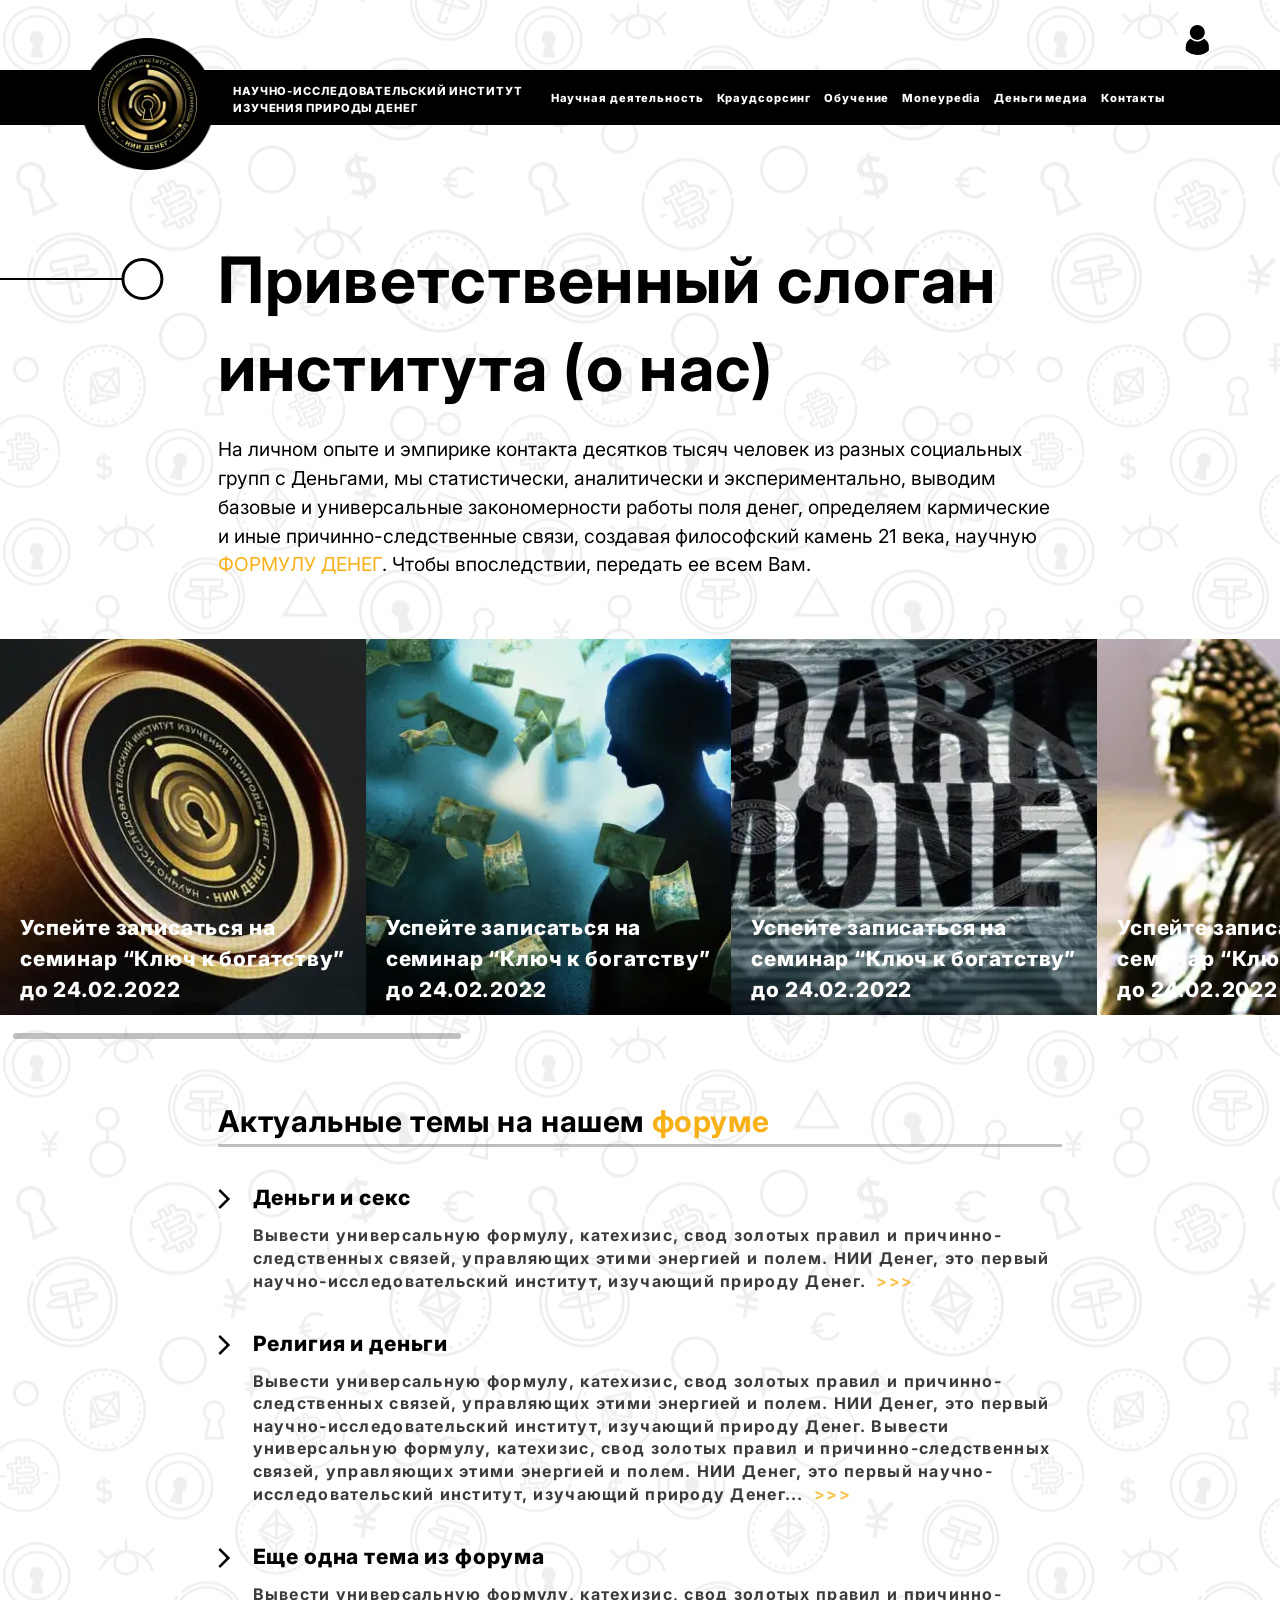
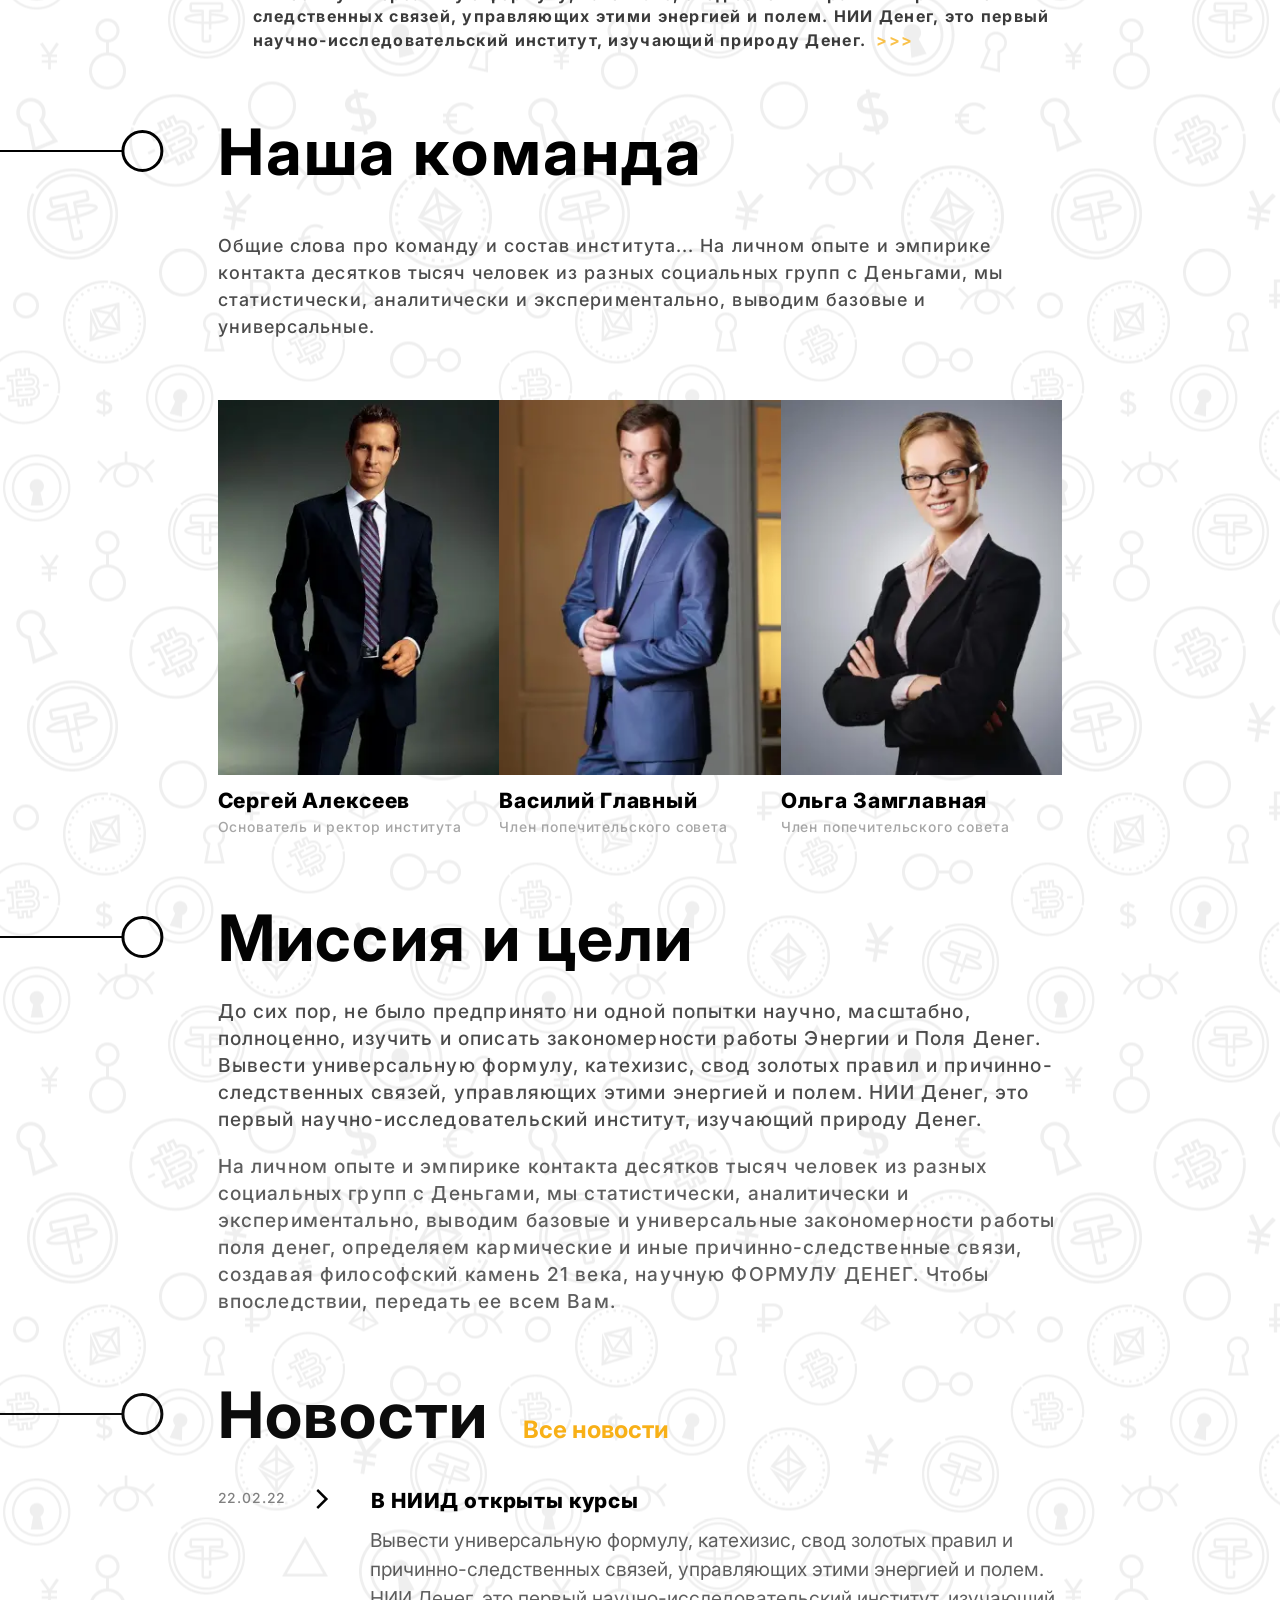
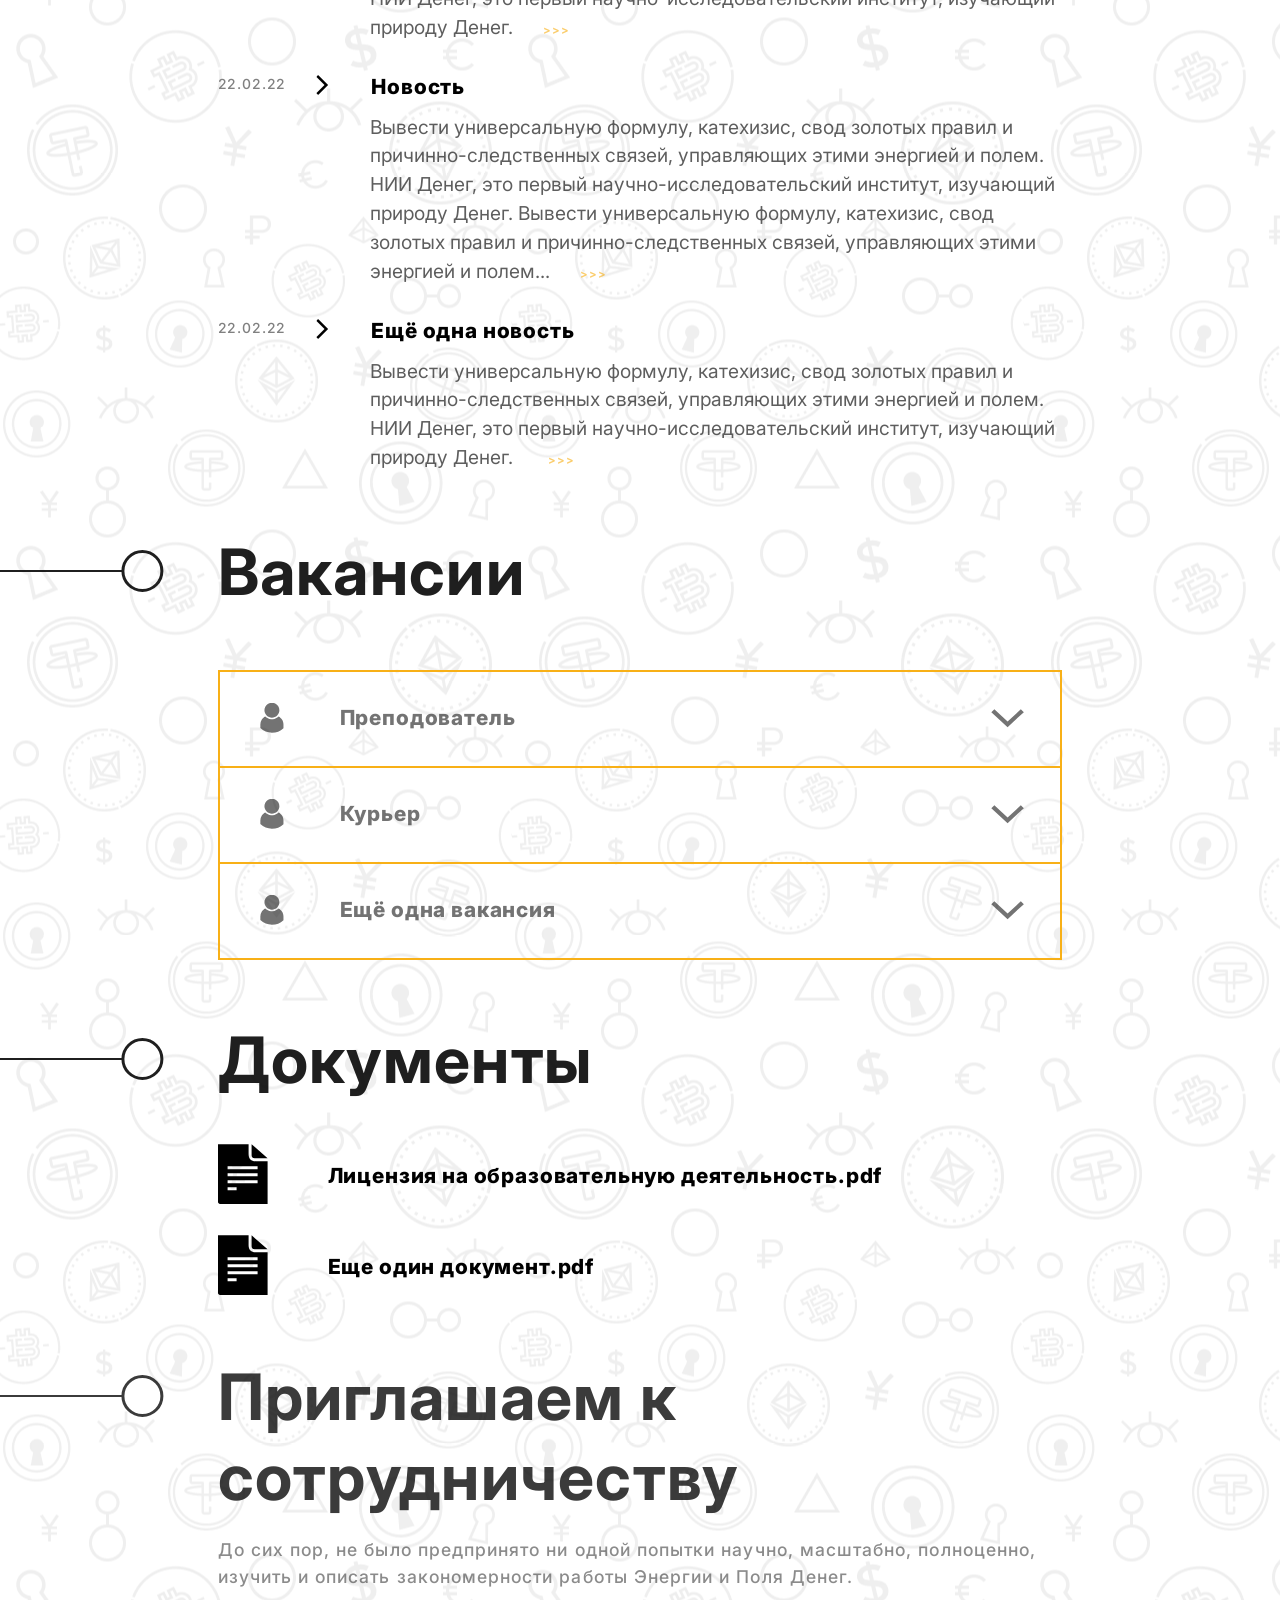
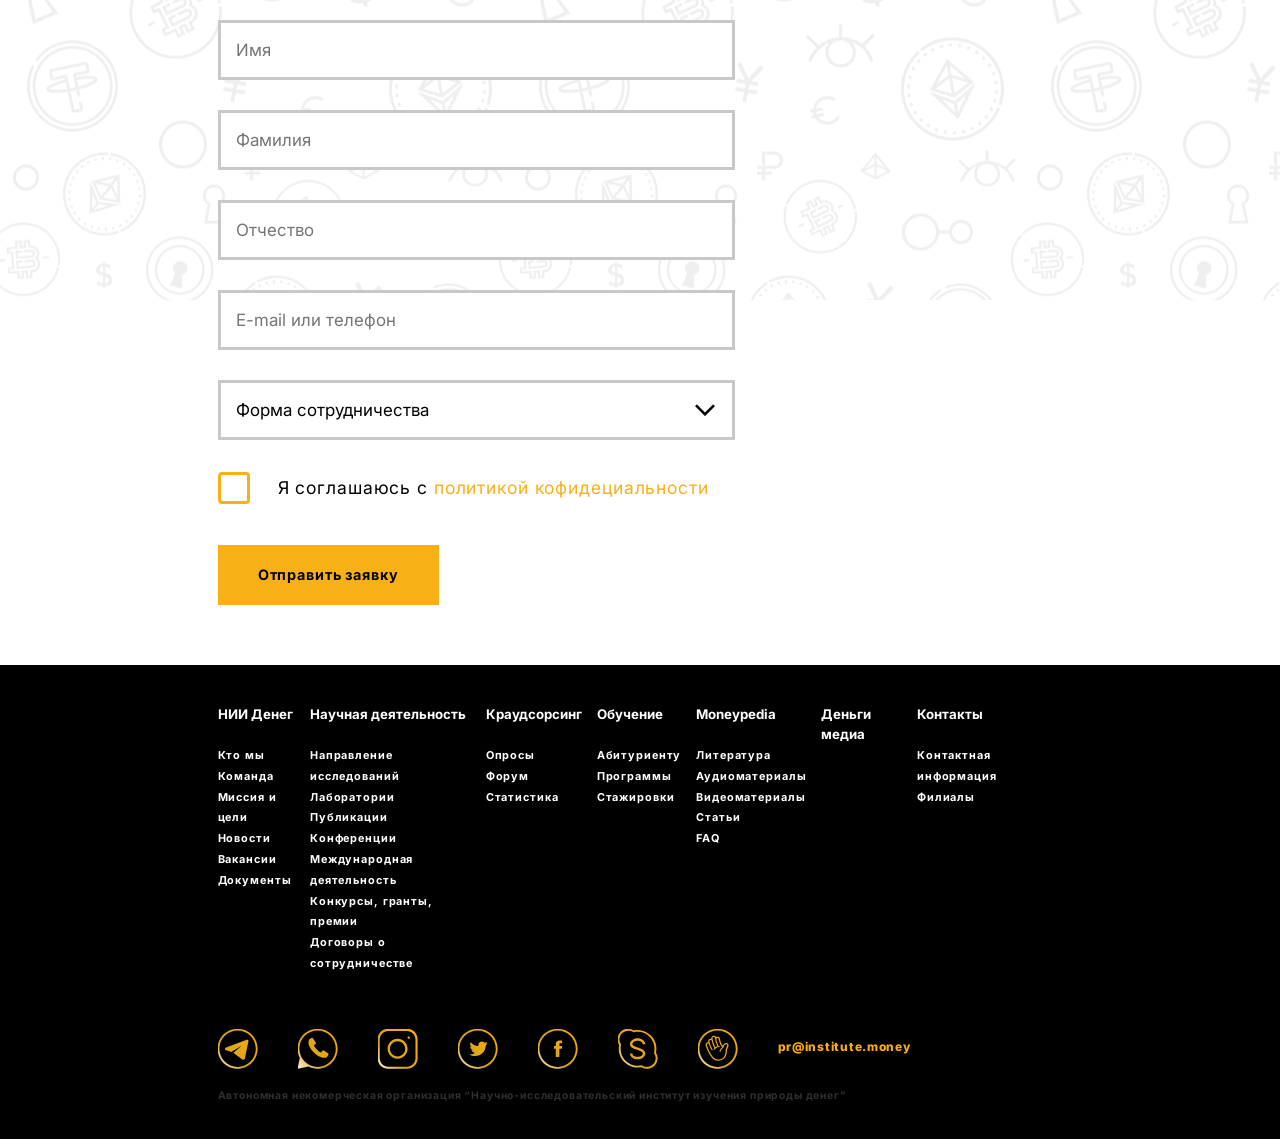
<file: index.html>
<!DOCTYPE html>
<html lang="en">
	<head>
	<meta charset="UTF-8">
	<meta http-equiv="X-UA-Compatible" content="IE=edge">
	<meta name="viewport" content="width=device-width, initial-scale=1.0">
	<link rel="stylesheet" href="css/style.min.css?_v=20220228083541">
	<link rel="preconnect" href="https://fonts.googleapis.com">
	<link rel="preconnect" href="https://fonts.gstatic.com" crossorigin>
	<link href="https://fonts.googleapis.com/css2?family=Inter:wght@400;500;700;800&display=swap&_v=20220228083541" rel="stylesheet">	 
	<title>Научно иследовательский институт изучения природы денег</title>
</head>
	<body>
		<span class="background" id="bg"></span>
		<header>
    <div class="wrapper">
        <div class="dots-container">
            <div class="mainmenu">
                <div class="menu-nav">
                    <div class="logo">
                        <span class="logo-itm"><a href="#"><picture><source srcset="../img/Logo.webp" type="image/webp"><img src="../img/Logo.png" alt=""></picture></a></span>
                        <span class="logo-mini"><a href="#"></a><picture><source srcset="../img/logo-min.webp" type="image/webp"><img src="../img/logo-min.png" alt=""></picture></span>
                    </div>

                    <div class="slogan">
                        <span class="slogan-text">НАУЧНО-ИССЛЕДОВАТЕЛЬСКИЙ ИНСТИТУТ
                            ИЗУЧЕНИЯ ПРИРОДЫ ДЕНЕГ</span>
                        <span class="slogan-mini">НИИД</span>
                    </div>
                    <nav class="navigation">
                        <div class="burger_icon"><span class="burger"></span></div>
                        <ul class="menu-link">
                            <li><a href="#">   Научная деятельность </a></li>
                            <li><a href="#">    Краудсорсинг</a></li>
                            <li><a href="#">    Обучение</a></li>
                            <li><a href="#">    Moneypedia</a></li>
                            <li><a href="#">    Деньги медиа</a></li>
                            <li><a href="skyfox132.github.io/contact.html">    Контакты</a></li>
                        </ul>
                    </nav>
                    <div class="cabinet">
                        <a href="#"></a>
                    </div>
                    
                </div>
                <div class="menuMini">
                    <div class="logoMob"><picture><source srcset="../img/Logo.webp" type="image/webp"><img src="../img/Logo.png" alt="logo"></picture></div>
                    <div class="sloganMob"><p>НАУЧНО-ИССЛЕДОВАТЕЛЬСКИЙ ИНСТИТУТ
                        ИЗУЧЕНИЯ ПРИРОДЫ ДЕНЕГ</p></div>
                </div>
                    <div class="burger">
                        <div class="burger-icon">
                            <span>
							<span class="white"></span>
                             
                            </span>
                            
                        </div>
                        
                        <div class="burgerMenu">
                            <div class="burgerWrapper">
                                <div class="burgerLogo">
                                    <picture><source srcset="../img/Logo.webp" type="image/webp"><img src="../img/Logo.png" alt="logo"></picture>
                                </div>
                                <div class="burgerList">
                                    <ul>
                                        <li><a href="#">НИИ денег</a></li>
                                        <li><a href="#">Научная деятельность</a></li>
                                        <li><a href="#">Краудсорсинг</a></li>
                                        <li><a href="#">Обучение</a></li>
                                        <li><a href="#">Moneypedia</a></li>
                                        <li><a href="#">Money media</a></li>

                                    </ul>
                                </div>
                                <div class="burgerSlogan">
                                    <p>Автономная некомерческая организация
                                        “Научно-исследовательский институт изучения
                                        природы денег”</p>
                                </div>
                            </div>
        
                        </div>
                    </div>
            </div>
        </div>
    </div>
    
</header>
		<main>
			




			<div class="wraper">
				<!-- Block title -->
				<div class="dots-container">
    <section class="title wrap dots-margin">
        <article class="title_h1">
            <h2 class="dots">Приветственный слоган
                института <span class="h1_min">(о  нас)</span>
            </h2>
            <p>На личном опыте и эмпирике контакта десятков тысяч человек из разных социальных групп с Деньгами, мы статистически, аналитически и экспериментально, выводим базовые и универсальные закономерности работы поля денег, определяем кармические и иные причинно-следственные связи, создавая философский камень 21 века, научную <span class="orange">ФОРМУЛУ ДЕНЕГ</span>. Чтобы впоследствии, передать ее всем Вам.
            </p>	
        </article>
    </section>
</div>

				<!-- Block slider -->
				<section class="slider">
					
					<div class="swiper">
						<div class="swiper-wrapper">
							<div class="swiper-slide">
								<div class="slide-link">
									<span class="border"></span>
									<picture><source srcset="img/image11.webp" type="image/webp"><img src="img/image11.png" alt="slide"></picture>
									<a href="#">Успейте записаться на семинар “Ключ к богатству”  до 24.02.2022</a>
								</div>
							</div>
							<div class="swiper-slide">
								<div class="slide-link">
									<span class="border"></span>
									<picture><source srcset="img/image12.webp" type="image/webp"><img src="img/image12.png" alt="slide"></picture>
									<a href="#">Успейте записаться на семинар “Ключ к богатству”  до 24.02.2022</a>
								</div>
							</div>
							<div class="swiper-slide">
								<div class="slide3 slide-link">
									<span class="border"></span>
									<picture><source srcset="img/image_13.webp" type="image/webp"><img src="img/image_13.png" alt="slide"></picture>
									<a href="#">Успейте записаться на семинар “Ключ к богатству”  до 24.02.2022</a>
								</div>
							</div>
							<div class="swiper-slide">
								<div class="slide-link">
									<span class="border"></span>
									<picture><source srcset="img/image_14.webp" type="image/webp"><img src="img/image_14.png" alt="slide"></picture>
									<a href="#">Успейте записаться на семинар “Ключ к богатству”  до 24.02.2022</a>
								</div>
							</div>
							<div class="swiper-slide">
								<div class="slide-link">
									<span class="border"></span>
									<picture><source srcset="img/image11.webp" type="image/webp"><img src="img/image11.png" alt="slide"></picture>
									<a href="#">Успейте записаться на семинар “Ключ к богатству”  до 24.02.2022</a>
								</div>
							</div>
							<div class="swiper-slide">
								<div class="slide-link">
									<span class="border"></span>
									<picture><source srcset="img/image11.webp" type="image/webp"><img src="img/image11.png" alt="slide"></picture>
									<a href="#">Успейте записаться на семинар “Ключ к богатству”  до 24.02.2022</a>
								</div>
							</div>
							<div class="swiper-slide">
								<div class="slide-link">
									<span class="border"></span>
									<picture><source srcset="img/image11.webp" type="image/webp"><img src="img/image11.png" alt="slide"></picture>
									<a href="#">Успейте записаться на семинар “Ключ к богатству”  до 24.02.2022</a>
								</div>
							</div>
							<div class="swiper-slide">
								<div class="slide-link">
									<span class="border"></span>
									<picture><source srcset="img/image11.webp" type="image/webp"><img src="img/image11.png" alt="slide"></picture>
									<a href="#">Успейте записаться на семинар “Ключ к богатству”  до 24.02.2022</a>
								</div>
							</div>
							<div class="swiper-slide">
								<div class="slide-link">
									<span class="border"></span>
									<picture><source srcset="img/image11.webp" type="image/webp"><img src="img/image11.png" alt="slide"></picture>
									<a href="#">Успейте записаться на семинар “Ключ к богатству”  до 24.02.2022</a>
								</div>
							</div>
							<div class="swiper-slide">
								<div class="slide-link">
									<span class="border"></span>
									<picture><source srcset="img/image11.webp" type="image/webp"><img src="img/image11.png" alt="slide"></picture>
									<a href="#">Успейте записаться на семинар “Ключ к богатству”  до 24.02.2022</a>
								</div>
							</div>
						</div>
						<div class="swiper-scrollbar">
						</div>
						</div>
					</div>

				</section>

				<!-- Block actual news -->

				<section class="actual wrap dots-margin">
					<h2>Актуальные темы на нашем <a href="#" class="orange">форуме</a></h2>
					<div class="line"></div>

					<div class="actual_article">
						<a href="#"><h3>Деньги и секс</h3></a>
						<p>Вывести универсальную формулу, катехизис, свод золотых правил и причинно-следственных связей, управляющих этими энергией и полем. НИИ Денег, это первый научно-исследовательский институт, изучающий природу Денег. <a href="#"	class="orange pointer">>>></a></p>
					</div>
					<div class="actual_article">
						<a href="#"><h3>Религия и деньги</h3></a>
						<p>Вывести универсальную формулу, катехизис, свод золотых правил и причинно-следственных связей, управляющих этими энергией и полем. НИИ Денег, это первый научно-исследовательский институт, изучающий природу Денег. Вывести универсальную формулу, катехизис, свод золотых правил и причинно-следственных связей, управляющих этими энергией и полем. НИИ Денег, это первый научно-исследовательский институт, изучающий природу Денег... <a href="#" class="orange pointer">>>></a></p>
					</div>
					<div class="actual_article">
						<a href="#"><h3>Еще одна тема из форума</h3></a>
						<p>Вывести универсальную формулу, катехизис, свод золотых правил и причинно-следственных связей, управляющих этими энергией и полем. НИИ Денег, это первый научно-исследовательский институт, изучающий природу Денег. <a href="#" class="orange pointer">>>></a></p>
					</div>

				</section>

				<!-- Block actual news -->
				<section class="our-comand wrap dots-margin">
					<div class="actual_title">
						<h2 class="dots">Наша команда</h2>
					</div>
					<p>Общие слова про команду и состав института... На личном опыте и эмпирике контакта десятков тысяч человек из разных социальных групп с Деньгами, мы статистически, аналитически и экспериментально, выводим базовые и универсальные.
					</p>

					<div class="gallery">
						<div class="gallery-item_1 gallery-item">
							<picture><source srcset="./img/photo_1.webp" type="image/webp"><img src="./img/photo_1.jpg" alt=""></picture>
							<h3>Сергей Алексеев</h3>
							<p>Основатель и ректор института</p>
						</div>
						<div class="gallery-item_2 gallery-item">
							<picture><source srcset="./img/photo_2.webp" type="image/webp"><img src="./img/photo_2.jpg" alt=""></picture>
							<h3>Василий Главный</h3>
							<p>Член попечительского совета</p>
						</div>
						<div class="gallery-item_3 gallery-item">
							<picture><source srcset="./img/photo_3.webp" type="image/webp"><img src="./img/photo_3.jpg" alt=""></picture>
							<h3>Ольга Замглавная</h3>
							<p>Член попечительского совета</p>
						</div>

					</div>

				</section>

				<!-- Block our mission -->

				<section class="our-mission wrap dots-margin">
					<h2 class="dots">Миссия и цели</h2>
					<article>
						<p>До сих пор, не было предпринято ни одной попытки научно, масштабно, полноценно, изучить и описать закономерности работы Энергии и Поля Денег. Вывести универсальную формулу, катехизис, свод золотых правил и причинно-следственных связей, управляющих этими энергией и полем. НИИ Денег, это первый научно-исследовательский институт, изучающий природу Денег.</p>

							<p>На личном опыте и эмпирике контакта десятков тысяч человек из разных социальных групп с Деньгами, мы статистически, аналитически и экспериментально, выводим базовые и универсальные закономерности работы поля денег, определяем кармические и иные причинно-следственные связи, создавая философский камень 21 века, научную ФОРМУЛУ ДЕНЕГ. Чтобы впоследствии, передать ее всем Вам.</p>
					</article>

				</section>

				<!-- Block news -->

				<section class="news wrap dots-margin">
					<h2 class="dots">Новости</h2>
					<a href="#" target="blank" class="orange">Все новости</a>
					<div class="news-items">
						<div class="new_item">
							<div class="news_date">
								<span>22.02.22</span>
							</div>
							<div class="news_post">
								<h3><a href="#">В НИИД открыты курсы</a></h3>
								<p>Вывести универсальную формулу, катехизис, свод золотых правил и причинно-следственных связей, управляющих этими энергией и полем. НИИ Денег, это первый научно-исследовательский институт, изучающий природу Денег.<a href="#" class="orange pointer">>>></a></p>

							</div>
						</div>
						<div class="new_item">
							<div class="news_date">
								<span>22.02.22</span>
							</div>
							<div class="news_post">
								<h3><a href="#">Новость</a></h3>
								<p>Вывести универсальную формулу, катехизис, свод золотых правил и причинно-следственных связей, управляющих этими энергией и полем. НИИ Денег, это первый научно-исследовательский институт, изучающий природу Денег. Вывести универсальную формулу, катехизис, свод золотых правил и причинно-следственных связей, управляющих этими энергией и полем...<a href="#" class="orange pointer">>>></a></p>

							</div>
						</div>
						<div class="new_item">
							<div class="news_date">
								<span>22.02.22</span>
							</div>
							<div class="news_post">
								<h3><a href="#">Ещё одна новость</a></h3>
								<p>Вывести универсальную формулу, катехизис, свод золотых правил и причинно-следственных связей, управляющих этими энергией и полем. НИИ Денег, это первый научно-исследовательский институт, изучающий природу Денег. <a href="#" class="orange pointer">>>></a></p>

							</div>
						</div>
					</div>

				</section>

				<!-- Block vacation -->
				<section class="vacation  wrap dots-margin">
					<h2 class="dots">
						Вакансии
					</h2>
					<div class="tabs">
						<div class="tab-title" id="tab1">
							<div class="tab-title_flex">
								<p>Преподователь</p>
							</div>
							<div class="tab-text">
								<h4>Обязанности</h4>
								<ul>
									<li>Применение промышленного вентиляционного, климатического, холодильного оборудования в проектах.
									<li>Работа с проектными организациями.</li>
									<li>Поддержка и развитие клиентской базы по проектным институтам СЗФО.</li>
								</ul>
								<h4>Требования</h4>
								<ul>
									<li>Опыт работы связанный с промышленным оборудованием для систем холодоснабжения, вентиляции, от 2 лет.</li>
								</ul>
								<h4>Условия</h4>

								<ul>
									<li>График работы 5/2,10:00-18:00.</li>
									<li>Оформление по ТК РФ.</li>
								</ul>

								<div class="tabs-phone"><span>Контакты для отклика:</span>
									<span class="orange">pr@institute.money</span>
								</div>

								<button class="ancet-btn">Заполнить анкету соискателя</button>

							</div>
						</div>
						<div class="tab-title" id="tab2">
							<div class="tab-title_flex">
								<p>Курьер</p>
							</div>
							<div class="tab-text">
								<h4>Обязанности</h4>
								<ul>
									<li>Применение промышленного вентиляционного, климатического, холодильного оборудования в проектах.
									<li>Работа с проектными организациями.</li>
									<li>Поддержка и развитие клиентской базы по проектным институтам СЗФО.</li>
								</ul>
								<h4>Требования</h4>
								<ul>
									<li>Опыт работы связанный с промышленным оборудованием для систем холодоснабжения, вентиляции, от 2 лет.</li>
								</ul>
								<h4>Условия</h4>

								<ul>
									<li>График работы 5/2,10:00-18:00.</li>
									<li>Оформление по ТК РФ.</li>
								</ul>

								<p class="tabs-phone"><span>Контакты для отклика:</span> <span class="orange">pr@institute.money</span> </p>

								<button class="ancet-btn">Заполнить анкету соискателя</button>

							</div>
						</div>
						<div class="tab-title" id="tab3">
							<div class="tab-title_flex">
								<p>Ещё одна вакансия</p>
							</div>
							<div class="tab-text">
								<h4>Обязанности</h4>
								<ul>
									<li>Применение промышленного вентиляционного, климатического, холодильного оборудования в проектах.
									<li>Работа с проектными организациями.</li>
									<li>Поддержка и развитие клиентской базы по проектным институтам СЗФО.</li>
								</ul>
								<h4>Требования</h4>
								<ul>
									<li>Опыт работы связанный с промышленным оборудованием для систем холодоснабжения, вентиляции, от 2 лет.</li>
								</ul>
								<h4>Условия</h4>

								<ul>
									<li>График работы 5/2,10:00-18:00.</li>
									<li>Оформление по ТК РФ.</li>
								</ul>

								<p class="tabs-phone"><span>Контакты для отклика:</span> <span class="orange">pr@institute.money</span> </p>

								<button class="ancet-btn ">Заполнить анкету соискателя</button>

							</div>
						</div>
					</div>

				</section>

				<!-- Block Docs -->
				<section class="docs wrap dots-margin">
					<h2 class="dots">Документы</h2>
					<a href="" target="blank">Лицензия на образовательную деятельность.pdf</a>
					<a href="" target="blank">Еще один документ.pdf</a>
				</section>

				<!-- Block coop -->
				<section class="cooperation wrap dots-margin">
					<h2 class="dots">Приглашаем к сотрудничеству</h2>
					<p>До сих пор, не было предпринято ни одной попытки научно, масштабно, полноценно, изучить и описать закономерности работы Энергии и Поля Денег.</p>
					<form action="submit">
						<input name="name"  type="text" placeholder="Имя" required>
						<input name="secondName"  type="text" placeholder="Фамилия" required>
						<input name="thirdName"  type="text" placeholder="Отчество" required>
						<input name="mail"  type="email" placeholder="E-mail или телефон" required>
						<div class="select">
							<select name="formCoop"  type="Имя" value="Форма сотрудничества">
								<option value="Форма сотрудничества">Форма сотрудничества</option>
								<option value="Форма сотрудничества">Франшиза</option>
								<option value="Форма сотрудничества">Кооперация</option>
							</select>
						</div>
						<div class="politic">
							<input type="checkbox" class="check-box" id="check_box">
							<label for="check_box"></label>
							<span>Я соглашаюсь с <a href="#" target="blank" class="orange">политикой кофидециальности</a></span>
						</div>
						<button class="coop-btn" type="submit">
							Отправить заявку
						</button>

					</form>
				</section>






			</div>




		</main>
		<footer>
    <div class="footer-container">
        <!-- Links -->
        <div class="footer-links wrap">
            <div class="nii-deneg link-margin">
                <h5>НИИ Денег</h5>
                <ul>
                    <li><a href="#">Кто мы</a></li>
                    <li><a href="#">Команда</a></li>
                    <li><a href="#">Миссия и цели</a></li>
                    <li><a href="#">Новости</a></li>
                    <li><a href="#">Вакансии</a></li>
                    <li><a href="#">Документы</a></li>
                </ul>
            </div>
            <div class="since-work link-margin">
                <h5>Научная деятельность</h5>
                <ul>
                    <li><a href="#">Направление исследований</a></li>
                    <li><a href="#">Лаборатории</a></li>
                    <li><a href="#">Публикации</a></li>
                    <li><a href="#">Конференции</a></li>
                    <li><a href="#">Международная деятельность</a></li>
                    <li><a href="#">Конкурсы, гранты, премии</a></li>
                    <li><a href="#">Договоры о сотрудничестве</a></li>
                </ul>
            </div>
            <div class="kraudsors link-margin">
                <h5>Краудсорсинг</h5>
                <ul>
                    <li><a href="#">Опросы</a></li>
                    <li><a href="#">Форум</a></li>
                    <li><a href="#">Статистика</a></li>
                </ul>
            </div>
            <div class="learning link-margin">
                <h5>Обучение</h5>
                <ul>
                    <li><a href="#">Абитуриенту</a></li>
                    <li><a href="#">Программы</a></li>
                    <li><a href="#">Стажировки</a></li>
                </ul>
            </div>
            <div class="moneypedia link-margin">
                <h5>Moneypedia</h5>
                <ul>
                    <li><a href="#">Литература</a></li>
                    <li><a href="#">Аудиоматериалы</a></li>
                    <li><a href="#">Видеоматериалы</a></li>
                    <li><a href="#">Статьи</a></li>
                    <li><a href="#">FAQ</a></li>
                </ul>
            </div>
            <div class="money-media link-margin">
                <h5>Деньги медиа</h5>
            </div>
            <div class="footer-contacts link-margin">
                <h5>Контакты</h5>
                <ul>
                    <li><a href="#">Контактная информация</a></li>
                    <li><a href="#">Филиалы</a></li>
                </ul>
            </div>

        </div>

        <!-- Block news -->

        <div class="socials wrap">
            <div class="social_links social_links__margin">
                <a href="https://t.me/Money_Research_Institute" target="blank"><span style="clip-path: url(#tg);"></span></a>
                <a href="https://wa.me/74951815550" target="blank"><span style="clip-path: url(#wa);"></span></a>
                <a href="https://instagram.com/institute_money/" target="blank"><span style="clip-path: url(#in);"></span></a>
                <a href="https://twitter.com/institute_money" target="blank"><span style="clip-path: url(#tw);"></span></a>
                <a href="https://facebook.com/insitute.money/" target="blank"><span style="clip-path: url(#fb);"></span></a>
                <a href="https://join.skype.com/invite/Dv17wz30mRoO" target="blank"><span style="clip-path: url(#sk);"></span></a>
                <a href="https://clubhouse.com/@money.institute" target="blank"><span style="clip-path: url(#ch);"></span></a>
                <div class="niidmail">
                    <a href="#">pr@institute.money</a>
                </div>
            </div>
            
        </div>

        <!--copyright-->
        <div class="copyright wrap">
            <p>Автономная некомерческая организация “Научно-исследовательский институт изучения природы денег”</p>
        </div>

        

        
        


    </div>
    <div class="svgs">
             
    <svg width="40" height="40" viewBpx="0 0 40 40" fill="none" xmlns="http://www.w3.org/2000/svg">
        <clipPath id="tg">
            <path d="M20 0C8.9543 0 0 8.9543 0 20C0 31.0457 8.9543 40 20 40C31.0457 40 40 31.0457 40 20C40 8.9543 31.0457 0 20 0ZM20 38.1818C9.95844 38.1818 1.8182 30.0416 1.8182 20C1.8182 9.95844 9.95844 1.8182 20 1.8182C30.0416 1.8182 38.1818 9.95844 38.1818 20C38.1818 30.0416 30.0416 38.1818 20 38.1818Z" fill="url(#paint0_linear_641_350)"></path>
            <path d="M20 0C8.9543 0 0 8.9543 0 20C0 31.0457 8.9543 40 20 40C31.0457 40 40 31.0457 40 20C40 8.9543 31.0457 0 20 0ZM20 38.1818C9.95844 38.1818 1.8182 30.0416 1.8182 20C1.8182 9.95844 9.95844 1.8182 20 1.8182C30.0416 1.8182 38.1818 9.95844 38.1818 20C38.1818 30.0416 30.0416 38.1818 20 38.1818Z" fill="url(#paint1_radial_641_350)" fill-opacity="0.8"></path>
            <path d="M20 0C8.9543 0 0 8.9543 0 20C0 31.0457 8.9543 40 20 40C31.0457 40 40 31.0457 40 20C40 8.9543 31.0457 0 20 0ZM20 38.1818C9.95844 38.1818 1.8182 30.0416 1.8182 20C1.8182 9.95844 9.95844 1.8182 20 1.8182C30.0416 1.8182 38.1818 9.95844 38.1818 20C38.1818 30.0416 30.0416 38.1818 20 38.1818Z" fill="#FFAD00" fill-opacity="0.45"></path>
            <path d="M20 0C8.9543 0 0 8.9543 0 20C0 31.0457 8.9543 40 20 40C31.0457 40 40 31.0457 40 20C40 8.9543 31.0457 0 20 0ZM20 38.1818C9.95844 38.1818 1.8182 30.0416 1.8182 20C1.8182 9.95844 9.95844 1.8182 20 1.8182C30.0416 1.8182 38.1818 9.95844 38.1818 20C38.1818 30.0416 30.0416 38.1818 20 38.1818Z" fill="url(#paint2_radial_641_350)" fill-opacity="0.8"></path>
            <path d="M24.688 30.6939C26.5913 31.5004 27.3009 29.7802 27.3028 29.7756L30.9091 12.1719C30.9091 10.2496 28.6826 11.072 28.4908 11.1511L8.49572 18.7715C6.77936 19.403 6.95483 21.0617 8.48997 21.5405C10.2111 22.1077 11.9352 22.6674 13.6582 23.2309L24.1884 16.7356C21.3849 19.1877 18.5794 21.6371 15.7739 24.0864L15.7735 24.0868C17.2137 25.1579 23.6534 30.2543 24.688 30.6939Z" fill="url(#paint3_linear_641_350)"></path>
            <path d="M24.688 30.6939C26.5913 31.5004 27.3009 29.7802 27.3028 29.7756L30.9091 12.1719C30.9091 10.2496 28.6826 11.072 28.4908 11.1511L8.49572 18.7715C6.77936 19.403 6.95483 21.0617 8.48997 21.5405C10.2111 22.1077 11.9352 22.6674 13.6582 23.2309L24.1884 16.7356C21.3849 19.1877 18.5794 21.6371 15.7739 24.0864L15.7735 24.0868C17.2137 25.1579 23.6534 30.2543 24.688 30.6939Z" fill="url(#paint4_radial_641_350)" fill-opacity="0.8"></path>
            <path d="M24.688 30.6939C26.5913 31.5004 27.3009 29.7802 27.3028 29.7756L30.9091 12.1719C30.9091 10.2496 28.6826 11.072 28.4908 11.1511L8.49572 18.7715C6.77936 19.403 6.95483 21.0617 8.48997 21.5405C10.2111 22.1077 11.9352 22.6674 13.6582 23.2309L24.1884 16.7356C21.3849 19.1877 18.5794 21.6371 15.7739 24.0864L15.7735 24.0868C17.2137 25.1579 23.6534 30.2543 24.688 30.6939Z" fill="#FFAD00" fill-opacity="0.45"></path>
            <path d="M24.688 30.6939C26.5913 31.5004 27.3009 29.7802 27.3028 29.7756L30.9091 12.1719C30.9091 10.2496 28.6826 11.072 28.4908 11.1511L8.49572 18.7715C6.77936 19.403 6.95483 21.0617 8.48997 21.5405C10.2111 22.1077 11.9352 22.6674 13.6582 23.2309L24.1884 16.7356C21.3849 19.1877 18.5794 21.6371 15.7739 24.0864L15.7735 24.0868C17.2137 25.1579 23.6534 30.2543 24.688 30.6939Z" fill="url(#paint5_radial_641_350)" fill-opacity="0.8"></path>
        </clipPath>
    </svg>

    <svg width="40" height="40" viewBpx="0 0 40 40" fill="none" xmlns="http://www.w3.org/2000/svg">
        <clipPath id="in">
            <path d="M20.0003 10.042C14.5093 10.042 10.042 14.5092 10.042 20.0001C10.042 25.4911 14.5093 29.9583 20.0003 29.9583C25.4914 29.9583 29.9587 25.4911 29.9587 20.0001C29.9587 14.5092 25.4914 10.042 20.0003 10.042ZM20.0003 27.6145C15.8017 27.6145 12.3857 24.1987 12.3857 20.0001C12.3857 15.8015 15.8017 12.3857 20.0003 12.3857C24.1991 12.3857 27.615 15.8015 27.615 20.0001C27.615 24.1987 24.1991 27.6145 20.0003 27.6145Z" fill="url(#paint0_linear_641_360)"></path>
            <path d="M20.0003 10.042C14.5093 10.042 10.042 14.5092 10.042 20.0001C10.042 25.4911 14.5093 29.9583 20.0003 29.9583C25.4914 29.9583 29.9587 25.4911 29.9587 20.0001C29.9587 14.5092 25.4914 10.042 20.0003 10.042ZM20.0003 27.6145C15.8017 27.6145 12.3857 24.1987 12.3857 20.0001C12.3857 15.8015 15.8017 12.3857 20.0003 12.3857C24.1991 12.3857 27.615 15.8015 27.615 20.0001C27.615 24.1987 24.1991 27.6145 20.0003 27.6145Z" fill="url(#paint1_radial_641_360)" fill-opacity="0.8"></path>
            <path d="M20.0003 10.042C14.5093 10.042 10.042 14.5092 10.042 20.0001C10.042 25.4911 14.5093 29.9583 20.0003 29.9583C25.4914 29.9583 29.9587 25.4911 29.9587 20.0001C29.9587 14.5092 25.4914 10.042 20.0003 10.042ZM20.0003 27.6145C15.8017 27.6145 12.3857 24.1987 12.3857 20.0001C12.3857 15.8015 15.8017 12.3857 20.0003 12.3857C24.1991 12.3857 27.615 15.8015 27.615 20.0001C27.615 24.1987 24.1991 27.6145 20.0003 27.6145Z" fill="#FFAD00" fill-opacity="0.45"></path>
            <path d="M20.0003 10.042C14.5093 10.042 10.042 14.5092 10.042 20.0001C10.042 25.4911 14.5093 29.9583 20.0003 29.9583C25.4914 29.9583 29.9587 25.4911 29.9587 20.0001C29.9587 14.5092 25.4914 10.042 20.0003 10.042ZM20.0003 27.6145C15.8017 27.6145 12.3857 24.1987 12.3857 20.0001C12.3857 15.8015 15.8017 12.3857 20.0003 12.3857C24.1991 12.3857 27.615 15.8015 27.615 20.0001C27.615 24.1987 24.1991 27.6145 20.0003 27.6145Z" fill="url(#paint2_radial_641_360)" fill-opacity="0.8"></path>
            <path d="M29.4141 0H10.5859C4.74883 0 0 4.74883 0 10.5859V29.4141C0 35.2512 4.74883 40 10.5859 40H29.4141C35.2512 40 40 35.2512 40 29.4141V10.5859C40 4.74883 35.2512 0 29.4141 0ZM37.8667 29.4141C37.8667 33.9588 33.9588 37.8667 29.4141 37.8667H10.5859C6.04117 37.8667 2.13333 33.9588 2.13333 29.4141V10.5859C2.13333 6.04117 6.04117 2.13333 10.5859 2.13333H29.4141C33.9588 2.13333 37.8667 6.04117 37.8667 10.5859V29.4141Z" fill="url(#paint3_linear_641_360)"></path>
            <path d="M29.4141 0H10.5859C4.74883 0 0 4.74883 0 10.5859V29.4141C0 35.2512 4.74883 40 10.5859 40H29.4141C35.2512 40 40 35.2512 40 29.4141V10.5859C40 4.74883 35.2512 0 29.4141 0ZM37.8667 29.4141C37.8667 33.9588 33.9588 37.8667 29.4141 37.8667H10.5859C6.04117 37.8667 2.13333 33.9588 2.13333 29.4141V10.5859C2.13333 6.04117 6.04117 2.13333 10.5859 2.13333H29.4141C33.9588 2.13333 37.8667 6.04117 37.8667 10.5859V29.4141Z" fill="url(#paint4_radial_641_360)" fill-opacity="0.8"></path>
            <path d="M29.4141 0H10.5859C4.74883 0 0 4.74883 0 10.5859V29.4141C0 35.2512 4.74883 40 10.5859 40H29.4141C35.2512 40 40 35.2512 40 29.4141V10.5859C40 4.74883 35.2512 0 29.4141 0ZM37.8667 29.4141C37.8667 33.9588 33.9588 37.8667 29.4141 37.8667H10.5859C6.04117 37.8667 2.13333 33.9588 2.13333 29.4141V10.5859C2.13333 6.04117 6.04117 2.13333 10.5859 2.13333H29.4141C33.9588 2.13333 37.8667 6.04117 37.8667 10.5859V29.4141Z" fill="#FFAD00" fill-opacity="0.45"></path>
            <path d="M29.4141 0H10.5859C4.74883 0 0 4.74883 0 10.5859V29.4141C0 35.2512 4.74883 40 10.5859 40H29.4141C35.2512 40 40 35.2512 40 29.4141V10.5859C40 4.74883 35.2512 0 29.4141 0ZM37.8667 29.4141C37.8667 33.9588 33.9588 37.8667 29.4141 37.8667H10.5859C6.04117 37.8667 2.13333 33.9588 2.13333 29.4141V10.5859C2.13333 6.04117 6.04117 2.13333 10.5859 2.13333H29.4141C33.9588 2.13333 37.8667 6.04117 37.8667 10.5859V29.4141Z" fill="url(#paint5_radial_641_360)" fill-opacity="0.8"></path>
            <path d="M31.1406 7.6875C30.832 7.6875 30.5305 7.8125 30.3125 8.03125C30.0937 8.24922 29.9688 8.55078 29.9688 8.85937C29.9688 9.16796 30.0938 9.47031 30.3125 9.68828C30.5305 9.90624 30.832 10.0312 31.1406 10.0312C31.4493 10.0312 31.7516 9.90624 31.9695 9.68828C32.1875 9.47031 32.3125 9.16796 32.3125 8.85937C32.3125 8.55156 32.1875 8.24922 31.9695 8.03125C31.7516 7.8125 31.4492 7.6875 31.1406 7.6875Z" fill="url(#paint6_linear_641_360)"></path>
            <path d="M31.1406 7.6875C30.832 7.6875 30.5305 7.8125 30.3125 8.03125C30.0937 8.24922 29.9688 8.55078 29.9688 8.85937C29.9688 9.16796 30.0938 9.47031 30.3125 9.68828C30.5305 9.90624 30.832 10.0312 31.1406 10.0312C31.4493 10.0312 31.7516 9.90624 31.9695 9.68828C32.1875 9.47031 32.3125 9.16796 32.3125 8.85937C32.3125 8.55156 32.1875 8.24922 31.9695 8.03125C31.7516 7.8125 31.4492 7.6875 31.1406 7.6875Z" fill="url(#paint7_radial_641_360)" fill-opacity="0.8"></path>
            <path d="M31.1406 7.6875C30.832 7.6875 30.5305 7.8125 30.3125 8.03125C30.0937 8.24922 29.9688 8.55078 29.9688 8.85937C29.9688 9.16796 30.0938 9.47031 30.3125 9.68828C30.5305 9.90624 30.832 10.0312 31.1406 10.0312C31.4493 10.0312 31.7516 9.90624 31.9695 9.68828C32.1875 9.47031 32.3125 9.16796 32.3125 8.85937C32.3125 8.55156 32.1875 8.24922 31.9695 8.03125C31.7516 7.8125 31.4492 7.6875 31.1406 7.6875Z" fill="#FFAD00" fill-opacity="0.45"></path>
            <path d="M31.1406 7.6875C30.832 7.6875 30.5305 7.8125 30.3125 8.03125C30.0937 8.24922 29.9688 8.55078 29.9688 8.85937C29.9688 9.16796 30.0938 9.47031 30.3125 9.68828C30.5305 9.90624 30.832 10.0312 31.1406 10.0312C31.4493 10.0312 31.7516 9.90624 31.9695 9.68828C32.1875 9.47031 32.3125 9.16796 32.3125 8.85937C32.3125 8.55156 32.1875 8.24922 31.9695 8.03125C31.7516 7.8125 31.4492 7.6875 31.1406 7.6875Z" fill="url(#paint8_radial_641_360)" fill-opacity="0.8"></path>
        </clipPath>
    </svg>

    <svg width="40" height="40" viewBpx="0 0 40 40" fill="none" xmlns="http://www.w3.org/2000/svg">
        <clipPath id="tw">
            <path d="M29.4999 13.0001C28.766 13.4349 27.9638 13.7423 27.1272 13.9091C26.4163 13.1635 25.4302 12.7427 24.3999 12.7455C22.3705 12.7302 20.7075 14.3526 20.6727 16.3818C20.6735 16.6635 20.7071 16.9442 20.7727 17.2182C17.7838 17.0771 14.9923 15.6847 13.0818 13.3819C12.755 13.9326 12.5793 14.5598 12.5727 15.2001C12.5728 16.4347 13.1993 17.5848 14.2364 18.2546C13.6441 18.2353 13.0647 18.0765 12.5454 17.7909C12.5454 17.7909 12.5454 17.7909 12.5454 17.8364C12.5395 19.6096 13.7953 21.1365 15.5364 21.4727C14.9875 21.6191 14.4128 21.6408 13.8546 21.5364C14.3565 23.0384 15.7528 24.0592 17.3364 24.0819C16.0181 25.107 14.3972 25.6665 12.7273 25.6728C12.4235 25.6725 12.1199 25.6543 11.8182 25.6183C13.529 26.7005 15.5121 27.2743 17.5364 27.2728C23.3093 27.3783 28.0747 22.7838 28.1802 17.0109C28.1813 16.9498 28.1819 16.8886 28.1819 16.8273C28.1819 16.6698 28.1819 16.5122 28.1819 16.3546C28.8944 15.8324 29.5098 15.1894 30.0001 14.4546C29.3176 14.7534 28.5946 14.9495 27.8546 15.0364C28.6328 14.5809 29.218 13.8567 29.4999 13.0001Z" fill="url(#paint0_linear_641_367)"></path>
            <path d="M29.4999 13.0001C28.766 13.4349 27.9638 13.7423 27.1272 13.9091C26.4163 13.1635 25.4302 12.7427 24.3999 12.7455C22.3705 12.7302 20.7075 14.3526 20.6727 16.3818C20.6735 16.6635 20.7071 16.9442 20.7727 17.2182C17.7838 17.0771 14.9923 15.6847 13.0818 13.3819C12.755 13.9326 12.5793 14.5598 12.5727 15.2001C12.5728 16.4347 13.1993 17.5848 14.2364 18.2546C13.6441 18.2353 13.0647 18.0765 12.5454 17.7909C12.5454 17.7909 12.5454 17.7909 12.5454 17.8364C12.5395 19.6096 13.7953 21.1365 15.5364 21.4727C14.9875 21.6191 14.4128 21.6408 13.8546 21.5364C14.3565 23.0384 15.7528 24.0592 17.3364 24.0819C16.0181 25.107 14.3972 25.6665 12.7273 25.6728C12.4235 25.6725 12.1199 25.6543 11.8182 25.6183C13.529 26.7005 15.5121 27.2743 17.5364 27.2728C23.3093 27.3783 28.0747 22.7838 28.1802 17.0109C28.1813 16.9498 28.1819 16.8886 28.1819 16.8273C28.1819 16.6698 28.1819 16.5122 28.1819 16.3546C28.8944 15.8324 29.5098 15.1894 30.0001 14.4546C29.3176 14.7534 28.5946 14.9495 27.8546 15.0364C28.6328 14.5809 29.218 13.8567 29.4999 13.0001Z" fill="url(#paint1_radial_641_367)" fill-opacity="0.8"></path>
            <path d="M29.4999 13.0001C28.766 13.4349 27.9638 13.7423 27.1272 13.9091C26.4163 13.1635 25.4302 12.7427 24.3999 12.7455C22.3705 12.7302 20.7075 14.3526 20.6727 16.3818C20.6735 16.6635 20.7071 16.9442 20.7727 17.2182C17.7838 17.0771 14.9923 15.6847 13.0818 13.3819C12.755 13.9326 12.5793 14.5598 12.5727 15.2001C12.5728 16.4347 13.1993 17.5848 14.2364 18.2546C13.6441 18.2353 13.0647 18.0765 12.5454 17.7909C12.5454 17.7909 12.5454 17.7909 12.5454 17.8364C12.5395 19.6096 13.7953 21.1365 15.5364 21.4727C14.9875 21.6191 14.4128 21.6408 13.8546 21.5364C14.3565 23.0384 15.7528 24.0592 17.3364 24.0819C16.0181 25.107 14.3972 25.6665 12.7273 25.6728C12.4235 25.6725 12.1199 25.6543 11.8182 25.6183C13.529 26.7005 15.5121 27.2743 17.5364 27.2728C23.3093 27.3783 28.0747 22.7838 28.1802 17.0109C28.1813 16.9498 28.1819 16.8886 28.1819 16.8273C28.1819 16.6698 28.1819 16.5122 28.1819 16.3546C28.8944 15.8324 29.5098 15.1894 30.0001 14.4546C29.3176 14.7534 28.5946 14.9495 27.8546 15.0364C28.6328 14.5809 29.218 13.8567 29.4999 13.0001Z" fill="#FFAD00" fill-opacity="0.45"></path>
            <path d="M29.4999 13.0001C28.766 13.4349 27.9638 13.7423 27.1272 13.9091C26.4163 13.1635 25.4302 12.7427 24.3999 12.7455C22.3705 12.7302 20.7075 14.3526 20.6727 16.3818C20.6735 16.6635 20.7071 16.9442 20.7727 17.2182C17.7838 17.0771 14.9923 15.6847 13.0818 13.3819C12.755 13.9326 12.5793 14.5598 12.5727 15.2001C12.5728 16.4347 13.1993 17.5848 14.2364 18.2546C13.6441 18.2353 13.0647 18.0765 12.5454 17.7909C12.5454 17.7909 12.5454 17.7909 12.5454 17.8364C12.5395 19.6096 13.7953 21.1365 15.5364 21.4727C14.9875 21.6191 14.4128 21.6408 13.8546 21.5364C14.3565 23.0384 15.7528 24.0592 17.3364 24.0819C16.0181 25.107 14.3972 25.6665 12.7273 25.6728C12.4235 25.6725 12.1199 25.6543 11.8182 25.6183C13.529 26.7005 15.5121 27.2743 17.5364 27.2728C23.3093 27.3783 28.0747 22.7838 28.1802 17.0109C28.1813 16.9498 28.1819 16.8886 28.1819 16.8273C28.1819 16.6698 28.1819 16.5122 28.1819 16.3546C28.8944 15.8324 29.5098 15.1894 30.0001 14.4546C29.3176 14.7534 28.5946 14.9495 27.8546 15.0364C28.6328 14.5809 29.218 13.8567 29.4999 13.0001Z" fill="url(#paint2_radial_641_367)" fill-opacity="0.8"></path>
            <path d="M20 0C8.9543 0 0 8.9543 0 20C0 31.0457 8.9543 40 20 40C31.0457 40 40 31.0457 40 20C40 8.9543 31.0457 0 20 0ZM20 38.1818C9.95844 38.1818 1.8182 30.0416 1.8182 20C1.8182 9.95844 9.95844 1.8182 20 1.8182C30.0416 1.8182 38.1818 9.95844 38.1818 20C38.1818 30.0416 30.0416 38.1818 20 38.1818Z" fill="url(#paint3_linear_641_367)"></path>
            <path d="M20 0C8.9543 0 0 8.9543 0 20C0 31.0457 8.9543 40 20 40C31.0457 40 40 31.0457 40 20C40 8.9543 31.0457 0 20 0ZM20 38.1818C9.95844 38.1818 1.8182 30.0416 1.8182 20C1.8182 9.95844 9.95844 1.8182 20 1.8182C30.0416 1.8182 38.1818 9.95844 38.1818 20C38.1818 30.0416 30.0416 38.1818 20 38.1818Z" fill="url(#paint4_radial_641_367)" fill-opacity="0.8"></path>
            <path d="M20 0C8.9543 0 0 8.9543 0 20C0 31.0457 8.9543 40 20 40C31.0457 40 40 31.0457 40 20C40 8.9543 31.0457 0 20 0ZM20 38.1818C9.95844 38.1818 1.8182 30.0416 1.8182 20C1.8182 9.95844 9.95844 1.8182 20 1.8182C30.0416 1.8182 38.1818 9.95844 38.1818 20C38.1818 30.0416 30.0416 38.1818 20 38.1818Z" fill="#FFAD00" fill-opacity="0.45"></path>
            <path d="M20 0C8.9543 0 0 8.9543 0 20C0 31.0457 8.9543 40 20 40C31.0457 40 40 31.0457 40 20C40 8.9543 31.0457 0 20 0ZM20 38.1818C9.95844 38.1818 1.8182 30.0416 1.8182 20C1.8182 9.95844 9.95844 1.8182 20 1.8182C30.0416 1.8182 38.1818 9.95844 38.1818 20C38.1818 30.0416 30.0416 38.1818 20 38.1818Z" fill="url(#paint5_radial_641_367)" fill-opacity="0.8"></path>
        </clipPath>
    </svg>

    <svg width="40" height="40" viewBpx="0 0 40 40" fill="none" xmlns="http://www.w3.org/2000/svg">
        <clipPath id="fb">
            <path d="M18.1818 15.4545V17.2727H16.3636V20H18.1818V28.1818H21.8182V20H24.2364L24.5454 17.2727H21.8182V15.6818C21.8182 14.9455 21.8909 14.5545 23.0272 14.5545H24.5454V11.8181H22.1091C19.2001 11.8182 18.1818 13.1818 18.1818 15.4545Z" fill="url(#paint0_linear_641_353)"></path>
            <path d="M18.1818 15.4545V17.2727H16.3636V20H18.1818V28.1818H21.8182V20H24.2364L24.5454 17.2727H21.8182V15.6818C21.8182 14.9455 21.8909 14.5545 23.0272 14.5545H24.5454V11.8181H22.1091C19.2001 11.8182 18.1818 13.1818 18.1818 15.4545Z" fill="url(#paint1_radial_641_353)" fill-opacity="0.8"></path>
            <path d="M18.1818 15.4545V17.2727H16.3636V20H18.1818V28.1818H21.8182V20H24.2364L24.5454 17.2727H21.8182V15.6818C21.8182 14.9455 21.8909 14.5545 23.0272 14.5545H24.5454V11.8181H22.1091C19.2001 11.8182 18.1818 13.1818 18.1818 15.4545Z" fill="#FFAD00" fill-opacity="0.45"></path>
            <path d="M18.1818 15.4545V17.2727H16.3636V20H18.1818V28.1818H21.8182V20H24.2364L24.5454 17.2727H21.8182V15.6818C21.8182 14.9455 21.8909 14.5545 23.0272 14.5545H24.5454V11.8181H22.1091C19.2001 11.8182 18.1818 13.1818 18.1818 15.4545Z" fill="url(#paint2_radial_641_353)" fill-opacity="0.8"></path>
            <path d="M20 0C8.9543 0 0 8.9543 0 20C0 31.0457 8.9543 40 20 40C31.0457 40 40 31.0457 40 20C40 8.9543 31.0457 0 20 0ZM20 38.1818C9.95844 38.1818 1.8182 30.0416 1.8182 20C1.8182 9.95844 9.95844 1.8182 20 1.8182C30.0416 1.8182 38.1818 9.95844 38.1818 20C38.1818 30.0416 30.0416 38.1818 20 38.1818Z" fill="url(#paint3_linear_641_353)"></path>
            <path d="M20 0C8.9543 0 0 8.9543 0 20C0 31.0457 8.9543 40 20 40C31.0457 40 40 31.0457 40 20C40 8.9543 31.0457 0 20 0ZM20 38.1818C9.95844 38.1818 1.8182 30.0416 1.8182 20C1.8182 9.95844 9.95844 1.8182 20 1.8182C30.0416 1.8182 38.1818 9.95844 38.1818 20C38.1818 30.0416 30.0416 38.1818 20 38.1818Z" fill="url(#paint4_radial_641_353)" fill-opacity="0.8"></path>
            <path d="M20 0C8.9543 0 0 8.9543 0 20C0 31.0457 8.9543 40 20 40C31.0457 40 40 31.0457 40 20C40 8.9543 31.0457 0 20 0ZM20 38.1818C9.95844 38.1818 1.8182 30.0416 1.8182 20C1.8182 9.95844 9.95844 1.8182 20 1.8182C30.0416 1.8182 38.1818 9.95844 38.1818 20C38.1818 30.0416 30.0416 38.1818 20 38.1818Z" fill="#FFAD00" fill-opacity="0.45"></path>
            <path d="M20 0C8.9543 0 0 8.9543 0 20C0 31.0457 8.9543 40 20 40C31.0457 40 40 31.0457 40 20C40 8.9543 31.0457 0 20 0ZM20 38.1818C9.95844 38.1818 1.8182 30.0416 1.8182 20C1.8182 9.95844 9.95844 1.8182 20 1.8182C30.0416 1.8182 38.1818 9.95844 38.1818 20C38.1818 30.0416 30.0416 38.1818 20 38.1818Z" fill="url(#paint5_radial_641_353)" fill-opacity="0.8"></path>
        </clipPath>
    </svg>

    <svg width="40" height="40" viewBpx="0 0 40 40" fill="none" xmlns="http://www.w3.org/2000/svg">
        <clipPath id="wa">
            <path d="M20 0C8.95434 0 3.99622e-05 8.9543 3.99622e-05 20C3.99622e-05 23.2735 0.786507 26.3634 2.1808 29.0909C0 40 2.1808 29.0909 0 40C10.9091 37.8192 0 40 10.9091 37.8192C13.6367 39.2135 16.7265 40 20 40C31.0457 40 40 31.0457 40 20C40 8.9543 31.0457 0 20 0ZM20 38.1818C9.95848 38.1818 1.81824 30.0416 1.81824 20C1.81824 9.95844 9.95848 1.8182 20 1.8182C30.0416 1.8182 38.1818 9.95844 38.1818 20C38.1818 30.0416 30.0416 38.1818 20 38.1818Z" fill="url(#paint0_linear_641_364)"></path>
            <path d="M20 0C8.95434 0 3.99622e-05 8.9543 3.99622e-05 20C3.99622e-05 23.2735 0.786507 26.3634 2.1808 29.0909C0 40 2.1808 29.0909 0 40C10.9091 37.8192 0 40 10.9091 37.8192C13.6367 39.2135 16.7265 40 20 40C31.0457 40 40 31.0457 40 20C40 8.9543 31.0457 0 20 0ZM20 38.1818C9.95848 38.1818 1.81824 30.0416 1.81824 20C1.81824 9.95844 9.95848 1.8182 20 1.8182C30.0416 1.8182 38.1818 9.95844 38.1818 20C38.1818 30.0416 30.0416 38.1818 20 38.1818Z" fill="url(#paint1_radial_641_364)" fill-opacity="0.8"></path>
            <path d="M20 0C8.95434 0 3.99622e-05 8.9543 3.99622e-05 20C3.99622e-05 23.2735 0.786507 26.3634 2.1808 29.0909C0 40 2.1808 29.0909 0 40C10.9091 37.8192 0 40 10.9091 37.8192C13.6367 39.2135 16.7265 40 20 40C31.0457 40 40 31.0457 40 20C40 8.9543 31.0457 0 20 0ZM20 38.1818C9.95848 38.1818 1.81824 30.0416 1.81824 20C1.81824 9.95844 9.95848 1.8182 20 1.8182C30.0416 1.8182 38.1818 9.95844 38.1818 20C38.1818 30.0416 30.0416 38.1818 20 38.1818Z" fill="#FFAD00" fill-opacity="0.45"></path>
            <path d="M20 0C8.95434 0 3.99622e-05 8.9543 3.99622e-05 20C3.99622e-05 23.2735 0.786507 26.3634 2.1808 29.0909C0 40 2.1808 29.0909 0 40C10.9091 37.8192 0 40 10.9091 37.8192C13.6367 39.2135 16.7265 40 20 40C31.0457 40 40 31.0457 40 20C40 8.9543 31.0457 0 20 0ZM20 38.1818C9.95848 38.1818 1.81824 30.0416 1.81824 20C1.81824 9.95844 9.95848 1.8182 20 1.8182C30.0416 1.8182 38.1818 9.95844 38.1818 20C38.1818 30.0416 30.0416 38.1818 20 38.1818Z" fill="url(#paint2_radial_641_364)" fill-opacity="0.8"></path>
            <path d="M30.3843 24.5203L26.3368 21.8205C25.8231 21.4806 25.1346 21.5924 24.7549 22.0774L23.7133 23.5108C23.5618 23.7106 23.2863 23.7685 23.0671 23.6468L22.8429 23.5231C22.0994 23.1178 21.1744 22.6132 19.3105 20.7483C17.4467 18.8835 16.9412 17.9575 16.536 17.2153L16.413 16.9909C16.2896 16.7717 16.3464 16.4951 16.5463 16.3423L17.9238 15.2463C18.4085 14.8665 18.5204 14.178 18.181 13.6641L15.4818 9.61575C15.134 9.09243 14.4361 8.93533 13.8976 9.2591L12.2051 10.276C11.6733 10.5887 11.3284 11.0952 11.1617 11.6892C10.5522 13.9104 10.6299 18.0821 16.2756 23.7297C20.7667 28.2213 24.4457 29.0909 26.7437 29.0909C27.2726 29.0932 27.7994 29.0243 28.3099 28.8863C28.904 28.7197 29.4104 28.3294 29.7229 27.7974L30.7406 26.1055C31.0648 25.5668 30.9078 24.8684 30.3843 24.5203Z" fill="url(#paint3_linear_641_364)"></path>
            <path d="M30.3843 24.5203L26.3368 21.8205C25.8231 21.4806 25.1346 21.5924 24.7549 22.0774L23.7133 23.5108C23.5618 23.7106 23.2863 23.7685 23.0671 23.6468L22.8429 23.5231C22.0994 23.1178 21.1744 22.6132 19.3105 20.7483C17.4467 18.8835 16.9412 17.9575 16.536 17.2153L16.413 16.9909C16.2896 16.7717 16.3464 16.4951 16.5463 16.3423L17.9238 15.2463C18.4085 14.8665 18.5204 14.178 18.181 13.6641L15.4818 9.61575C15.134 9.09243 14.4361 8.93533 13.8976 9.2591L12.2051 10.276C11.6733 10.5887 11.3284 11.0952 11.1617 11.6892C10.5522 13.9104 10.6299 18.0821 16.2756 23.7297C20.7667 28.2213 24.4457 29.0909 26.7437 29.0909C27.2726 29.0932 27.7994 29.0243 28.3099 28.8863C28.904 28.7197 29.4104 28.3294 29.7229 27.7974L30.7406 26.1055C31.0648 25.5668 30.9078 24.8684 30.3843 24.5203Z" fill="url(#paint4_radial_641_364)" fill-opacity="0.8"></path>
            <path d="M30.3843 24.5203L26.3368 21.8205C25.8231 21.4806 25.1346 21.5924 24.7549 22.0774L23.7133 23.5108C23.5618 23.7106 23.2863 23.7685 23.0671 23.6468L22.8429 23.5231C22.0994 23.1178 21.1744 22.6132 19.3105 20.7483C17.4467 18.8835 16.9412 17.9575 16.536 17.2153L16.413 16.9909C16.2896 16.7717 16.3464 16.4951 16.5463 16.3423L17.9238 15.2463C18.4085 14.8665 18.5204 14.178 18.181 13.6641L15.4818 9.61575C15.134 9.09243 14.4361 8.93533 13.8976 9.2591L12.2051 10.276C11.6733 10.5887 11.3284 11.0952 11.1617 11.6892C10.5522 13.9104 10.6299 18.0821 16.2756 23.7297C20.7667 28.2213 24.4457 29.0909 26.7437 29.0909C27.2726 29.0932 27.7994 29.0243 28.3099 28.8863C28.904 28.7197 29.4104 28.3294 29.7229 27.7974L30.7406 26.1055C31.0648 25.5668 30.9078 24.8684 30.3843 24.5203Z" fill="#FFAD00" fill-opacity="0.45"></path>
            <path d="M30.3843 24.5203L26.3368 21.8205C25.8231 21.4806 25.1346 21.5924 24.7549 22.0774L23.7133 23.5108C23.5618 23.7106 23.2863 23.7685 23.0671 23.6468L22.8429 23.5231C22.0994 23.1178 21.1744 22.6132 19.3105 20.7483C17.4467 18.8835 16.9412 17.9575 16.536 17.2153L16.413 16.9909C16.2896 16.7717 16.3464 16.4951 16.5463 16.3423L17.9238 15.2463C18.4085 14.8665 18.5204 14.178 18.181 13.6641L15.4818 9.61575C15.134 9.09243 14.4361 8.93533 13.8976 9.2591L12.2051 10.276C11.6733 10.5887 11.3284 11.0952 11.1617 11.6892C10.5522 13.9104 10.6299 18.0821 16.2756 23.7297C20.7667 28.2213 24.4457 29.0909 26.7437 29.0909C27.2726 29.0932 27.7994 29.0243 28.3099 28.8863C28.904 28.7197 29.4104 28.3294 29.7229 27.7974L30.7406 26.1055C31.0648 25.5668 30.9078 24.8684 30.3843 24.5203Z" fill="url(#paint5_radial_641_364)" fill-opacity="0.8"></path>
        </clipPath>
    </svg>

    <svg width="40" height="40" viewBpx="0 0 40 40" fill="none" xmlns="http://www.w3.org/2000/svg">
        <clipPath id="sk">
            <path d="M38.4008 23.9004C39.016 20.9833 38.9312 17.939 38.1508 15.0607C37.2969 11.9114 35.6193 9.02052 33.2993 6.70052C30.9793 4.3806 28.0884 2.70287 24.9391 1.84904C22.0607 1.06857 19.0164 0.983961 16.0992 1.59904C14.1894 0.404118 11.9243 -0.149242 9.6602 0.0352895C7.17965 0.237555 4.84317 1.31943 3.08098 3.08162C1.31879 4.8438 0.236996 7.18021 0.0347309 9.66076C-0.149957 11.925 0.403403 14.1898 1.59848 16.0997C0.983325 19.0169 1.06809 22.0614 1.84848 24.9397C2.70231 28.089 4.37996 30.9799 6.69997 33.2998C9.01997 35.6197 11.9108 37.2974 15.06 38.1513C17.9384 38.9319 20.9828 39.0165 23.8999 38.4014C25.5691 39.4459 27.5093 40.0005 29.4834 40.0004C29.768 40.0004 30.0537 39.9889 30.3391 39.9657C32.8198 39.7634 35.1565 38.6815 36.9187 36.9193C38.6809 35.157 39.7628 32.8203 39.965 30.3397C40.1497 28.0754 39.596 25.8103 38.4008 23.9004ZM35.5 35.5C32.7216 38.2783 27.8152 38.9807 24.6074 36.7239C24.3982 36.5769 24.1509 36.5 23.8999 36.5C23.8036 36.5 23.7067 36.5113 23.6115 36.5344C18.0207 37.8839 12.061 36.0609 8 32C3.93898 27.939 2.15039 21.5909 3.5 16C3.58297 15.6562 3.51383 15.2934 3.31047 15.0041C1.05414 11.7963 1.7218 7.27812 4.5 4.5C7.27812 1.72187 12.2963 1.05398 15.5041 3.31047C15.7934 3.51383 16.1562 3.58305 16.5 3.5C22.0909 2.15047 27.9389 3.93891 32 8C36.061 12.0609 37.8496 18.3097 36.5 23.9004C36.417 24.2442 36.4862 24.6072 36.6896 24.8965C38.9464 28.1043 38.2784 32.7216 35.5 35.5Z" fill="url(#paint0_linear_865_437)"></path>
            <path d="M38.4008 23.9004C39.016 20.9833 38.9312 17.939 38.1508 15.0607C37.2969 11.9114 35.6193 9.02052 33.2993 6.70052C30.9793 4.3806 28.0884 2.70287 24.9391 1.84904C22.0607 1.06857 19.0164 0.983961 16.0992 1.59904C14.1894 0.404118 11.9243 -0.149242 9.6602 0.0352895C7.17965 0.237555 4.84317 1.31943 3.08098 3.08162C1.31879 4.8438 0.236996 7.18021 0.0347309 9.66076C-0.149957 11.925 0.403403 14.1898 1.59848 16.0997C0.983325 19.0169 1.06809 22.0614 1.84848 24.9397C2.70231 28.089 4.37996 30.9799 6.69997 33.2998C9.01997 35.6197 11.9108 37.2974 15.06 38.1513C17.9384 38.9319 20.9828 39.0165 23.8999 38.4014C25.5691 39.4459 27.5093 40.0005 29.4834 40.0004C29.768 40.0004 30.0537 39.9889 30.3391 39.9657C32.8198 39.7634 35.1565 38.6815 36.9187 36.9193C38.6809 35.157 39.7628 32.8203 39.965 30.3397C40.1497 28.0754 39.596 25.8103 38.4008 23.9004ZM35.5 35.5C32.7216 38.2783 27.8152 38.9807 24.6074 36.7239C24.3982 36.5769 24.1509 36.5 23.8999 36.5C23.8036 36.5 23.7067 36.5113 23.6115 36.5344C18.0207 37.8839 12.061 36.0609 8 32C3.93898 27.939 2.15039 21.5909 3.5 16C3.58297 15.6562 3.51383 15.2934 3.31047 15.0041C1.05414 11.7963 1.7218 7.27812 4.5 4.5C7.27812 1.72187 12.2963 1.05398 15.5041 3.31047C15.7934 3.51383 16.1562 3.58305 16.5 3.5C22.0909 2.15047 27.9389 3.93891 32 8C36.061 12.0609 37.8496 18.3097 36.5 23.9004C36.417 24.2442 36.4862 24.6072 36.6896 24.8965C38.9464 28.1043 38.2784 32.7216 35.5 35.5Z" fill="url(#paint1_radial_865_437)" fill-opacity="0.8"></path>
            <path d="M38.4008 23.9004C39.016 20.9833 38.9312 17.939 38.1508 15.0607C37.2969 11.9114 35.6193 9.02052 33.2993 6.70052C30.9793 4.3806 28.0884 2.70287 24.9391 1.84904C22.0607 1.06857 19.0164 0.983961 16.0992 1.59904C14.1894 0.404118 11.9243 -0.149242 9.6602 0.0352895C7.17965 0.237555 4.84317 1.31943 3.08098 3.08162C1.31879 4.8438 0.236996 7.18021 0.0347309 9.66076C-0.149957 11.925 0.403403 14.1898 1.59848 16.0997C0.983325 19.0169 1.06809 22.0614 1.84848 24.9397C2.70231 28.089 4.37996 30.9799 6.69997 33.2998C9.01997 35.6197 11.9108 37.2974 15.06 38.1513C17.9384 38.9319 20.9828 39.0165 23.8999 38.4014C25.5691 39.4459 27.5093 40.0005 29.4834 40.0004C29.768 40.0004 30.0537 39.9889 30.3391 39.9657C32.8198 39.7634 35.1565 38.6815 36.9187 36.9193C38.6809 35.157 39.7628 32.8203 39.965 30.3397C40.1497 28.0754 39.596 25.8103 38.4008 23.9004ZM35.5 35.5C32.7216 38.2783 27.8152 38.9807 24.6074 36.7239C24.3982 36.5769 24.1509 36.5 23.8999 36.5C23.8036 36.5 23.7067 36.5113 23.6115 36.5344C18.0207 37.8839 12.061 36.0609 8 32C3.93898 27.939 2.15039 21.5909 3.5 16C3.58297 15.6562 3.51383 15.2934 3.31047 15.0041C1.05414 11.7963 1.7218 7.27812 4.5 4.5C7.27812 1.72187 12.2963 1.05398 15.5041 3.31047C15.7934 3.51383 16.1562 3.58305 16.5 3.5C22.0909 2.15047 27.9389 3.93891 32 8C36.061 12.0609 37.8496 18.3097 36.5 23.9004C36.417 24.2442 36.4862 24.6072 36.6896 24.8965C38.9464 28.1043 38.2784 32.7216 35.5 35.5Z" fill="#FFAD00" fill-opacity="0.45"></path>
            <path d="M38.4008 23.9004C39.016 20.9833 38.9312 17.939 38.1508 15.0607C37.2969 11.9114 35.6193 9.02052 33.2993 6.70052C30.9793 4.3806 28.0884 2.70287 24.9391 1.84904C22.0607 1.06857 19.0164 0.983961 16.0992 1.59904C14.1894 0.404118 11.9243 -0.149242 9.6602 0.0352895C7.17965 0.237555 4.84317 1.31943 3.08098 3.08162C1.31879 4.8438 0.236996 7.18021 0.0347309 9.66076C-0.149957 11.925 0.403403 14.1898 1.59848 16.0997C0.983325 19.0169 1.06809 22.0614 1.84848 24.9397C2.70231 28.089 4.37996 30.9799 6.69997 33.2998C9.01997 35.6197 11.9108 37.2974 15.06 38.1513C17.9384 38.9319 20.9828 39.0165 23.8999 38.4014C25.5691 39.4459 27.5093 40.0005 29.4834 40.0004C29.768 40.0004 30.0537 39.9889 30.3391 39.9657C32.8198 39.7634 35.1565 38.6815 36.9187 36.9193C38.6809 35.157 39.7628 32.8203 39.965 30.3397C40.1497 28.0754 39.596 25.8103 38.4008 23.9004ZM35.5 35.5C32.7216 38.2783 27.8152 38.9807 24.6074 36.7239C24.3982 36.5769 24.1509 36.5 23.8999 36.5C23.8036 36.5 23.7067 36.5113 23.6115 36.5344C18.0207 37.8839 12.061 36.0609 8 32C3.93898 27.939 2.15039 21.5909 3.5 16C3.58297 15.6562 3.51383 15.2934 3.31047 15.0041C1.05414 11.7963 1.7218 7.27812 4.5 4.5C7.27812 1.72187 12.2963 1.05398 15.5041 3.31047C15.7934 3.51383 16.1562 3.58305 16.5 3.5C22.0909 2.15047 27.9389 3.93891 32 8C36.061 12.0609 37.8496 18.3097 36.5 23.9004C36.417 24.2442 36.4862 24.6072 36.6896 24.8965C38.9464 28.1043 38.2784 32.7216 35.5 35.5Z" fill="url(#paint2_radial_865_437)" fill-opacity="0.8"></path>
            <path d="M20.2302 18.6548C17.6909 17.7959 14.8129 16.8222 14.8129 15.3826C14.8129 13.5462 17.1883 11.9948 20.0002 11.9948C22.8119 11.9948 25.1874 13.5463 25.1874 15.3826C25.1874 15.3826 26.5 15.3826 27.6465 15.3826C27.6465 13.743 26.7974 12.2292 25.2556 11.1197C23.8362 10.0983 21.9698 9.53589 20.0002 9.53589C18.0305 9.53589 16.1641 10.0984 14.7447 11.1197C13.2029 12.2291 12.3538 13.743 12.3538 15.3826C12.3538 16.8777 13.2123 18.1392 14.9054 19.1323C16.1832 19.8817 17.8399 20.4421 19.4421 20.9841C22.2666 21.9396 25.1874 22.9276 25.1874 24.6171C25.1874 26.4535 22.8119 28.005 20.0002 28.005C17.1884 28.005 14.8129 26.4535 14.8129 24.6171C14 24.6171 12.3538 24.6171 12.3538 24.6171C12.3538 26.2567 13.2028 27.7706 14.7447 28.88C16.1641 29.9014 18.0305 30.4639 20.0002 30.4639C21.9698 30.4639 23.8362 29.9014 25.2556 28.88C26.7974 27.7707 27.6465 26.2567 27.6465 24.6171C27.6466 21.1636 23.7064 19.8308 20.2302 18.6548Z" fill="url(#paint3_linear_865_437)"></path>
            <path d="M20.2302 18.6548C17.6909 17.7959 14.8129 16.8222 14.8129 15.3826C14.8129 13.5462 17.1883 11.9948 20.0002 11.9948C22.8119 11.9948 25.1874 13.5463 25.1874 15.3826C25.1874 15.3826 26.5 15.3826 27.6465 15.3826C27.6465 13.743 26.7974 12.2292 25.2556 11.1197C23.8362 10.0983 21.9698 9.53589 20.0002 9.53589C18.0305 9.53589 16.1641 10.0984 14.7447 11.1197C13.2029 12.2291 12.3538 13.743 12.3538 15.3826C12.3538 16.8777 13.2123 18.1392 14.9054 19.1323C16.1832 19.8817 17.8399 20.4421 19.4421 20.9841C22.2666 21.9396 25.1874 22.9276 25.1874 24.6171C25.1874 26.4535 22.8119 28.005 20.0002 28.005C17.1884 28.005 14.8129 26.4535 14.8129 24.6171C14 24.6171 12.3538 24.6171 12.3538 24.6171C12.3538 26.2567 13.2028 27.7706 14.7447 28.88C16.1641 29.9014 18.0305 30.4639 20.0002 30.4639C21.9698 30.4639 23.8362 29.9014 25.2556 28.88C26.7974 27.7707 27.6465 26.2567 27.6465 24.6171C27.6466 21.1636 23.7064 19.8308 20.2302 18.6548Z" fill="url(#paint4_radial_865_437)" fill-opacity="0.8"></path>
            <path d="M20.2302 18.6548C17.6909 17.7959 14.8129 16.8222 14.8129 15.3826C14.8129 13.5462 17.1883 11.9948 20.0002 11.9948C22.8119 11.9948 25.1874 13.5463 25.1874 15.3826C25.1874 15.3826 26.5 15.3826 27.6465 15.3826C27.6465 13.743 26.7974 12.2292 25.2556 11.1197C23.8362 10.0983 21.9698 9.53589 20.0002 9.53589C18.0305 9.53589 16.1641 10.0984 14.7447 11.1197C13.2029 12.2291 12.3538 13.743 12.3538 15.3826C12.3538 16.8777 13.2123 18.1392 14.9054 19.1323C16.1832 19.8817 17.8399 20.4421 19.4421 20.9841C22.2666 21.9396 25.1874 22.9276 25.1874 24.6171C25.1874 26.4535 22.8119 28.005 20.0002 28.005C17.1884 28.005 14.8129 26.4535 14.8129 24.6171C14 24.6171 12.3538 24.6171 12.3538 24.6171C12.3538 26.2567 13.2028 27.7706 14.7447 28.88C16.1641 29.9014 18.0305 30.4639 20.0002 30.4639C21.9698 30.4639 23.8362 29.9014 25.2556 28.88C26.7974 27.7707 27.6465 26.2567 27.6465 24.6171C27.6466 21.1636 23.7064 19.8308 20.2302 18.6548Z" fill="#FFAD00" fill-opacity="0.45"></path>
            <path d="M20.2302 18.6548C17.6909 17.7959 14.8129 16.8222 14.8129 15.3826C14.8129 13.5462 17.1883 11.9948 20.0002 11.9948C22.8119 11.9948 25.1874 13.5463 25.1874 15.3826C25.1874 15.3826 26.5 15.3826 27.6465 15.3826C27.6465 13.743 26.7974 12.2292 25.2556 11.1197C23.8362 10.0983 21.9698 9.53589 20.0002 9.53589C18.0305 9.53589 16.1641 10.0984 14.7447 11.1197C13.2029 12.2291 12.3538 13.743 12.3538 15.3826C12.3538 16.8777 13.2123 18.1392 14.9054 19.1323C16.1832 19.8817 17.8399 20.4421 19.4421 20.9841C22.2666 21.9396 25.1874 22.9276 25.1874 24.6171C25.1874 26.4535 22.8119 28.005 20.0002 28.005C17.1884 28.005 14.8129 26.4535 14.8129 24.6171C14 24.6171 12.3538 24.6171 12.3538 24.6171C12.3538 26.2567 13.2028 27.7706 14.7447 28.88C16.1641 29.9014 18.0305 30.4639 20.0002 30.4639C21.9698 30.4639 23.8362 29.9014 25.2556 28.88C26.7974 27.7707 27.6465 26.2567 27.6465 24.6171C27.6466 21.1636 23.7064 19.8308 20.2302 18.6548Z" fill="url(#paint5_radial_865_437)" fill-opacity="0.8"></path>
        </clipPath>
    </svg>

    <svg width="40" height="40" viewBpx="0 0 40 40" fill="none" xmlns="http://www.w3.org/2000/svg">
        <clipPath id="ch">
            <path fill-rule="evenodd" clip-rule="evenodd" d="M8.15519 16.9661C8.56486 18.3244 9.06075 19.5985 9.59978 20.8275C10.5269 23.0287 11.1522 24.193 12.0166 25.6375L12.1124 25.794C13.144 27.4801 14.2971 29.3648 16.1582 30.5985C17.5597 31.5257 19.265 32 20.9036 32C23.2126 32 25.1962 30.9866 26.4702 29.7988C27.7208 28.6346 29.3398 26.3902 29.3398 22.0114C29.3398 20.5887 29.9337 19.3558 30.4172 18.3522L30.5041 18.1716C30.5041 18.1501 30.5256 18.1069 30.5687 18.0207C30.7628 17.5895 30.9999 17.0289 30.9999 16.4683C30.9999 16.0586 30.8921 15.5843 30.6119 15.1747C30.1807 14.4416 29.4045 14.1829 28.691 14.1829C27.0308 14.1829 25.8861 15.3472 25.3039 16.535L25.1099 16.9231C24.8727 16.5781 24.6355 16.2116 24.4415 15.8882C23.8378 14.8317 23.4928 14.1202 23.1909 13.2126C22.9538 12.5011 22.7597 11.6818 22.6304 11.0115C22.2638 8.89653 21.6601 8.2066 20.6664 7.94789C19.9333 7.75385 19.0709 7.90475 18.4436 8.31442C18.0144 7.34418 17.2813 6.91296 16.3091 6.91296C14.9292 6.91296 13.6767 7.81853 13.6767 9.35131C13.6767 9.51507 13.692 9.67883 13.7098 9.86853L13.7198 9.97656C13.5473 9.93342 13.3533 9.91188 13.1593 9.91188C11.6715 9.91188 10.57 10.9468 10.57 12.3502C10.57 12.6736 10.6131 13.0401 10.7209 13.4714C10.5915 13.4498 10.4621 13.4498 10.3328 13.4498C9.59972 13.493 8.93134 13.7732 8.45502 14.3554C7.98269 14.9158 7.78865 15.7783 8.15519 16.9661ZM9.38416 16.578C9.19012 15.9527 9.21166 15.4784 9.44883 15.1765C9.68601 14.8962 10.0094 14.7669 10.3975 14.7453C11.0659 14.7238 11.3246 15.1981 11.7128 16.4271C11.95 17.2033 12.4243 18.3264 12.7046 18.9517C13.0711 19.7063 13.5886 20.7197 13.8257 21.0667C14.0197 21.3685 14.1922 21.4547 14.3863 21.4547C14.7313 21.4547 14.99 21.2607 14.99 20.9157C14.99 20.741 14.8327 20.4614 14.7226 20.2658L14.6881 20.2042C14.649 20.1303 14.6012 20.0416 14.5474 19.9418C14.3342 19.5466 14.0279 18.9785 13.8041 18.4793C13.5022 17.7894 13.1573 16.9269 12.877 16.1488C12.7045 15.696 12.5105 15.0492 12.3164 14.4024C12.0146 13.4106 11.8637 12.8069 11.8637 12.3521C11.8637 11.6622 12.3812 11.2093 13.1573 11.2093C13.7179 11.2093 14.0844 11.4897 14.3216 12.503C14.5156 13.4301 14.8606 14.9413 15.3565 16.1272C15.6799 16.9034 16.1543 17.9403 16.4346 18.4577C16.4909 18.5563 16.5496 18.6503 16.603 18.7359C16.7131 18.9125 16.8011 19.0535 16.8011 19.1261C16.8011 19.222 16.6879 19.3528 16.5444 19.5184C16.4622 19.6134 16.37 19.7198 16.2836 19.8376C16.1327 20.0317 16.068 20.161 16.068 20.312C16.068 20.4414 16.1542 20.5707 16.2836 20.7432C16.413 20.9157 16.5423 21.0882 16.6933 21.0882C16.8011 21.0882 16.8658 21.0451 16.9305 20.9588C17.5989 20.118 18.3319 19.5358 19.1748 19.0595C20.1666 18.499 21.1819 18.2186 21.9796 18.0461C22.3677 17.9599 22.4755 17.8737 22.4755 17.6581C22.4755 17.3994 22.2815 17.2484 22.0228 17.2269C21.8642 17.2093 21.7201 17.2204 21.508 17.2368C21.4605 17.2405 21.4096 17.2445 21.3544 17.2484C21.1388 17.2699 21.031 17.1622 20.9016 16.8819C20.8413 16.7545 20.7721 16.6134 20.6965 16.4595C20.2862 15.6234 19.6885 14.4057 19.3062 12.9127C19.1121 12.1581 18.9396 11.3603 18.8318 10.3234C18.7671 9.84906 18.8533 9.67656 19.0905 9.46099C19.3924 9.20227 19.9314 9.09445 20.3411 9.20227C20.837 9.33163 21.0957 9.71976 21.3545 11.2309C21.4838 11.9425 21.6995 12.848 21.9582 13.6261C22.2816 14.6179 22.6912 15.4392 23.3165 16.5388C23.6615 17.1425 24.0927 17.7678 24.5454 18.3735C24.4592 18.6322 24.3083 18.8047 23.8124 19.2144C23.3165 19.624 22.8206 20.0552 22.3678 20.853C22.0444 21.4352 21.8934 22.0819 21.8934 22.5132C21.8934 22.9228 21.9796 23.0091 22.2384 23.0091C22.6912 23.0091 23.0578 22.9228 23.0793 22.7287C23.1871 21.9525 23.3165 21.4566 23.7477 20.8726C24.0064 20.5492 24.4592 20.1395 24.8258 19.8161C25.5157 19.2555 25.7529 18.9321 25.99 18.1343C26.0979 17.7678 26.2272 17.4228 26.3997 17.0994C26.8094 16.3448 27.5425 15.4823 28.6872 15.4823C29.0537 15.4823 29.3555 15.5901 29.5496 15.892C29.6574 16.0645 29.7005 16.3017 29.7005 16.4742C29.7005 16.8436 29.4465 17.3498 29.3104 17.6209L29.2908 17.66L29.2165 17.8183C28.7397 18.8316 28.0402 20.3185 28.0402 22.0173C28.0402 25.9218 26.6603 27.8643 25.5804 28.856C24.5239 29.8478 22.8617 30.7122 20.8997 30.7122C19.4982 30.7122 18.0517 30.3025 16.8658 29.5263C15.2393 28.449 14.211 26.7695 13.1764 25.0797L13.1123 24.975C12.2714 23.5736 11.6893 22.472 10.7817 20.3375C10.2701 19.1006 9.79383 17.8932 9.38416 16.578ZM16.3092 8.2085C15.6839 8.2085 14.9293 8.53195 14.9293 9.35124C14.9293 9.89027 15.0802 10.688 15.2312 11.3329C15.4188 11.7876 15.4931 12.1167 15.6429 12.7808C15.6998 13.0328 15.7675 13.333 15.8565 13.7066C16.0505 14.5063 16.2877 15.1962 16.5249 15.7999C16.8051 16.5349 17.1286 17.1602 17.5813 18.0011C17.797 18.4108 17.9047 18.4107 18.4222 18.1304C18.8319 17.9149 19.4356 17.6561 19.8884 17.5052C19.1121 15.8235 18.4653 14.4201 18.1419 13.2342C18.0556 12.8892 17.7538 11.5074 17.6676 10.9037C17.6029 10.2999 17.5381 9.78245 17.3872 9.22188C17.2147 8.53189 16.9776 8.2085 16.3092 8.2085Z" fill="url(#paint0_linear_865_448)"></path>
            <path fill-rule="evenodd" clip-rule="evenodd" d="M8.15519 16.9661C8.56486 18.3244 9.06075 19.5985 9.59978 20.8275C10.5269 23.0287 11.1522 24.193 12.0166 25.6375L12.1124 25.794C13.144 27.4801 14.2971 29.3648 16.1582 30.5985C17.5597 31.5257 19.265 32 20.9036 32C23.2126 32 25.1962 30.9866 26.4702 29.7988C27.7208 28.6346 29.3398 26.3902 29.3398 22.0114C29.3398 20.5887 29.9337 19.3558 30.4172 18.3522L30.5041 18.1716C30.5041 18.1501 30.5256 18.1069 30.5687 18.0207C30.7628 17.5895 30.9999 17.0289 30.9999 16.4683C30.9999 16.0586 30.8921 15.5843 30.6119 15.1747C30.1807 14.4416 29.4045 14.1829 28.691 14.1829C27.0308 14.1829 25.8861 15.3472 25.3039 16.535L25.1099 16.9231C24.8727 16.5781 24.6355 16.2116 24.4415 15.8882C23.8378 14.8317 23.4928 14.1202 23.1909 13.2126C22.9538 12.5011 22.7597 11.6818 22.6304 11.0115C22.2638 8.89653 21.6601 8.2066 20.6664 7.94789C19.9333 7.75385 19.0709 7.90475 18.4436 8.31442C18.0144 7.34418 17.2813 6.91296 16.3091 6.91296C14.9292 6.91296 13.6767 7.81853 13.6767 9.35131C13.6767 9.51507 13.692 9.67883 13.7098 9.86853L13.7198 9.97656C13.5473 9.93342 13.3533 9.91188 13.1593 9.91188C11.6715 9.91188 10.57 10.9468 10.57 12.3502C10.57 12.6736 10.6131 13.0401 10.7209 13.4714C10.5915 13.4498 10.4621 13.4498 10.3328 13.4498C9.59972 13.493 8.93134 13.7732 8.45502 14.3554C7.98269 14.9158 7.78865 15.7783 8.15519 16.9661ZM9.38416 16.578C9.19012 15.9527 9.21166 15.4784 9.44883 15.1765C9.68601 14.8962 10.0094 14.7669 10.3975 14.7453C11.0659 14.7238 11.3246 15.1981 11.7128 16.4271C11.95 17.2033 12.4243 18.3264 12.7046 18.9517C13.0711 19.7063 13.5886 20.7197 13.8257 21.0667C14.0197 21.3685 14.1922 21.4547 14.3863 21.4547C14.7313 21.4547 14.99 21.2607 14.99 20.9157C14.99 20.741 14.8327 20.4614 14.7226 20.2658L14.6881 20.2042C14.649 20.1303 14.6012 20.0416 14.5474 19.9418C14.3342 19.5466 14.0279 18.9785 13.8041 18.4793C13.5022 17.7894 13.1573 16.9269 12.877 16.1488C12.7045 15.696 12.5105 15.0492 12.3164 14.4024C12.0146 13.4106 11.8637 12.8069 11.8637 12.3521C11.8637 11.6622 12.3812 11.2093 13.1573 11.2093C13.7179 11.2093 14.0844 11.4897 14.3216 12.503C14.5156 13.4301 14.8606 14.9413 15.3565 16.1272C15.6799 16.9034 16.1543 17.9403 16.4346 18.4577C16.4909 18.5563 16.5496 18.6503 16.603 18.7359C16.7131 18.9125 16.8011 19.0535 16.8011 19.1261C16.8011 19.222 16.6879 19.3528 16.5444 19.5184C16.4622 19.6134 16.37 19.7198 16.2836 19.8376C16.1327 20.0317 16.068 20.161 16.068 20.312C16.068 20.4414 16.1542 20.5707 16.2836 20.7432C16.413 20.9157 16.5423 21.0882 16.6933 21.0882C16.8011 21.0882 16.8658 21.0451 16.9305 20.9588C17.5989 20.118 18.3319 19.5358 19.1748 19.0595C20.1666 18.499 21.1819 18.2186 21.9796 18.0461C22.3677 17.9599 22.4755 17.8737 22.4755 17.6581C22.4755 17.3994 22.2815 17.2484 22.0228 17.2269C21.8642 17.2093 21.7201 17.2204 21.508 17.2368C21.4605 17.2405 21.4096 17.2445 21.3544 17.2484C21.1388 17.2699 21.031 17.1622 20.9016 16.8819C20.8413 16.7545 20.7721 16.6134 20.6965 16.4595C20.2862 15.6234 19.6885 14.4057 19.3062 12.9127C19.1121 12.1581 18.9396 11.3603 18.8318 10.3234C18.7671 9.84906 18.8533 9.67656 19.0905 9.46099C19.3924 9.20227 19.9314 9.09445 20.3411 9.20227C20.837 9.33163 21.0957 9.71976 21.3545 11.2309C21.4838 11.9425 21.6995 12.848 21.9582 13.6261C22.2816 14.6179 22.6912 15.4392 23.3165 16.5388C23.6615 17.1425 24.0927 17.7678 24.5454 18.3735C24.4592 18.6322 24.3083 18.8047 23.8124 19.2144C23.3165 19.624 22.8206 20.0552 22.3678 20.853C22.0444 21.4352 21.8934 22.0819 21.8934 22.5132C21.8934 22.9228 21.9796 23.0091 22.2384 23.0091C22.6912 23.0091 23.0578 22.9228 23.0793 22.7287C23.1871 21.9525 23.3165 21.4566 23.7477 20.8726C24.0064 20.5492 24.4592 20.1395 24.8258 19.8161C25.5157 19.2555 25.7529 18.9321 25.99 18.1343C26.0979 17.7678 26.2272 17.4228 26.3997 17.0994C26.8094 16.3448 27.5425 15.4823 28.6872 15.4823C29.0537 15.4823 29.3555 15.5901 29.5496 15.892C29.6574 16.0645 29.7005 16.3017 29.7005 16.4742C29.7005 16.8436 29.4465 17.3498 29.3104 17.6209L29.2908 17.66L29.2165 17.8183C28.7397 18.8316 28.0402 20.3185 28.0402 22.0173C28.0402 25.9218 26.6603 27.8643 25.5804 28.856C24.5239 29.8478 22.8617 30.7122 20.8997 30.7122C19.4982 30.7122 18.0517 30.3025 16.8658 29.5263C15.2393 28.449 14.211 26.7695 13.1764 25.0797L13.1123 24.975C12.2714 23.5736 11.6893 22.472 10.7817 20.3375C10.2701 19.1006 9.79383 17.8932 9.38416 16.578ZM16.3092 8.2085C15.6839 8.2085 14.9293 8.53195 14.9293 9.35124C14.9293 9.89027 15.0802 10.688 15.2312 11.3329C15.4188 11.7876 15.4931 12.1167 15.6429 12.7808C15.6998 13.0328 15.7675 13.333 15.8565 13.7066C16.0505 14.5063 16.2877 15.1962 16.5249 15.7999C16.8051 16.5349 17.1286 17.1602 17.5813 18.0011C17.797 18.4108 17.9047 18.4107 18.4222 18.1304C18.8319 17.9149 19.4356 17.6561 19.8884 17.5052C19.1121 15.8235 18.4653 14.4201 18.1419 13.2342C18.0556 12.8892 17.7538 11.5074 17.6676 10.9037C17.6029 10.2999 17.5381 9.78245 17.3872 9.22188C17.2147 8.53189 16.9776 8.2085 16.3092 8.2085Z" fill="url(#paint1_radial_865_448)" fill-opacity="0.8"></path>
            <path fill-rule="evenodd" clip-rule="evenodd" d="M8.15519 16.9661C8.56486 18.3244 9.06075 19.5985 9.59978 20.8275C10.5269 23.0287 11.1522 24.193 12.0166 25.6375L12.1124 25.794C13.144 27.4801 14.2971 29.3648 16.1582 30.5985C17.5597 31.5257 19.265 32 20.9036 32C23.2126 32 25.1962 30.9866 26.4702 29.7988C27.7208 28.6346 29.3398 26.3902 29.3398 22.0114C29.3398 20.5887 29.9337 19.3558 30.4172 18.3522L30.5041 18.1716C30.5041 18.1501 30.5256 18.1069 30.5687 18.0207C30.7628 17.5895 30.9999 17.0289 30.9999 16.4683C30.9999 16.0586 30.8921 15.5843 30.6119 15.1747C30.1807 14.4416 29.4045 14.1829 28.691 14.1829C27.0308 14.1829 25.8861 15.3472 25.3039 16.535L25.1099 16.9231C24.8727 16.5781 24.6355 16.2116 24.4415 15.8882C23.8378 14.8317 23.4928 14.1202 23.1909 13.2126C22.9538 12.5011 22.7597 11.6818 22.6304 11.0115C22.2638 8.89653 21.6601 8.2066 20.6664 7.94789C19.9333 7.75385 19.0709 7.90475 18.4436 8.31442C18.0144 7.34418 17.2813 6.91296 16.3091 6.91296C14.9292 6.91296 13.6767 7.81853 13.6767 9.35131C13.6767 9.51507 13.692 9.67883 13.7098 9.86853L13.7198 9.97656C13.5473 9.93342 13.3533 9.91188 13.1593 9.91188C11.6715 9.91188 10.57 10.9468 10.57 12.3502C10.57 12.6736 10.6131 13.0401 10.7209 13.4714C10.5915 13.4498 10.4621 13.4498 10.3328 13.4498C9.59972 13.493 8.93134 13.7732 8.45502 14.3554C7.98269 14.9158 7.78865 15.7783 8.15519 16.9661ZM9.38416 16.578C9.19012 15.9527 9.21166 15.4784 9.44883 15.1765C9.68601 14.8962 10.0094 14.7669 10.3975 14.7453C11.0659 14.7238 11.3246 15.1981 11.7128 16.4271C11.95 17.2033 12.4243 18.3264 12.7046 18.9517C13.0711 19.7063 13.5886 20.7197 13.8257 21.0667C14.0197 21.3685 14.1922 21.4547 14.3863 21.4547C14.7313 21.4547 14.99 21.2607 14.99 20.9157C14.99 20.741 14.8327 20.4614 14.7226 20.2658L14.6881 20.2042C14.649 20.1303 14.6012 20.0416 14.5474 19.9418C14.3342 19.5466 14.0279 18.9785 13.8041 18.4793C13.5022 17.7894 13.1573 16.9269 12.877 16.1488C12.7045 15.696 12.5105 15.0492 12.3164 14.4024C12.0146 13.4106 11.8637 12.8069 11.8637 12.3521C11.8637 11.6622 12.3812 11.2093 13.1573 11.2093C13.7179 11.2093 14.0844 11.4897 14.3216 12.503C14.5156 13.4301 14.8606 14.9413 15.3565 16.1272C15.6799 16.9034 16.1543 17.9403 16.4346 18.4577C16.4909 18.5563 16.5496 18.6503 16.603 18.7359C16.7131 18.9125 16.8011 19.0535 16.8011 19.1261C16.8011 19.222 16.6879 19.3528 16.5444 19.5184C16.4622 19.6134 16.37 19.7198 16.2836 19.8376C16.1327 20.0317 16.068 20.161 16.068 20.312C16.068 20.4414 16.1542 20.5707 16.2836 20.7432C16.413 20.9157 16.5423 21.0882 16.6933 21.0882C16.8011 21.0882 16.8658 21.0451 16.9305 20.9588C17.5989 20.118 18.3319 19.5358 19.1748 19.0595C20.1666 18.499 21.1819 18.2186 21.9796 18.0461C22.3677 17.9599 22.4755 17.8737 22.4755 17.6581C22.4755 17.3994 22.2815 17.2484 22.0228 17.2269C21.8642 17.2093 21.7201 17.2204 21.508 17.2368C21.4605 17.2405 21.4096 17.2445 21.3544 17.2484C21.1388 17.2699 21.031 17.1622 20.9016 16.8819C20.8413 16.7545 20.7721 16.6134 20.6965 16.4595C20.2862 15.6234 19.6885 14.4057 19.3062 12.9127C19.1121 12.1581 18.9396 11.3603 18.8318 10.3234C18.7671 9.84906 18.8533 9.67656 19.0905 9.46099C19.3924 9.20227 19.9314 9.09445 20.3411 9.20227C20.837 9.33163 21.0957 9.71976 21.3545 11.2309C21.4838 11.9425 21.6995 12.848 21.9582 13.6261C22.2816 14.6179 22.6912 15.4392 23.3165 16.5388C23.6615 17.1425 24.0927 17.7678 24.5454 18.3735C24.4592 18.6322 24.3083 18.8047 23.8124 19.2144C23.3165 19.624 22.8206 20.0552 22.3678 20.853C22.0444 21.4352 21.8934 22.0819 21.8934 22.5132C21.8934 22.9228 21.9796 23.0091 22.2384 23.0091C22.6912 23.0091 23.0578 22.9228 23.0793 22.7287C23.1871 21.9525 23.3165 21.4566 23.7477 20.8726C24.0064 20.5492 24.4592 20.1395 24.8258 19.8161C25.5157 19.2555 25.7529 18.9321 25.99 18.1343C26.0979 17.7678 26.2272 17.4228 26.3997 17.0994C26.8094 16.3448 27.5425 15.4823 28.6872 15.4823C29.0537 15.4823 29.3555 15.5901 29.5496 15.892C29.6574 16.0645 29.7005 16.3017 29.7005 16.4742C29.7005 16.8436 29.4465 17.3498 29.3104 17.6209L29.2908 17.66L29.2165 17.8183C28.7397 18.8316 28.0402 20.3185 28.0402 22.0173C28.0402 25.9218 26.6603 27.8643 25.5804 28.856C24.5239 29.8478 22.8617 30.7122 20.8997 30.7122C19.4982 30.7122 18.0517 30.3025 16.8658 29.5263C15.2393 28.449 14.211 26.7695 13.1764 25.0797L13.1123 24.975C12.2714 23.5736 11.6893 22.472 10.7817 20.3375C10.2701 19.1006 9.79383 17.8932 9.38416 16.578ZM16.3092 8.2085C15.6839 8.2085 14.9293 8.53195 14.9293 9.35124C14.9293 9.89027 15.0802 10.688 15.2312 11.3329C15.4188 11.7876 15.4931 12.1167 15.6429 12.7808C15.6998 13.0328 15.7675 13.333 15.8565 13.7066C16.0505 14.5063 16.2877 15.1962 16.5249 15.7999C16.8051 16.5349 17.1286 17.1602 17.5813 18.0011C17.797 18.4108 17.9047 18.4107 18.4222 18.1304C18.8319 17.9149 19.4356 17.6561 19.8884 17.5052C19.1121 15.8235 18.4653 14.4201 18.1419 13.2342C18.0556 12.8892 17.7538 11.5074 17.6676 10.9037C17.6029 10.2999 17.5381 9.78245 17.3872 9.22188C17.2147 8.53189 16.9776 8.2085 16.3092 8.2085Z" fill="#FFAD00" fill-opacity="0.45"></path>
            <path fill-rule="evenodd" clip-rule="evenodd" d="M8.15519 16.9661C8.56486 18.3244 9.06075 19.5985 9.59978 20.8275C10.5269 23.0287 11.1522 24.193 12.0166 25.6375L12.1124 25.794C13.144 27.4801 14.2971 29.3648 16.1582 30.5985C17.5597 31.5257 19.265 32 20.9036 32C23.2126 32 25.1962 30.9866 26.4702 29.7988C27.7208 28.6346 29.3398 26.3902 29.3398 22.0114C29.3398 20.5887 29.9337 19.3558 30.4172 18.3522L30.5041 18.1716C30.5041 18.1501 30.5256 18.1069 30.5687 18.0207C30.7628 17.5895 30.9999 17.0289 30.9999 16.4683C30.9999 16.0586 30.8921 15.5843 30.6119 15.1747C30.1807 14.4416 29.4045 14.1829 28.691 14.1829C27.0308 14.1829 25.8861 15.3472 25.3039 16.535L25.1099 16.9231C24.8727 16.5781 24.6355 16.2116 24.4415 15.8882C23.8378 14.8317 23.4928 14.1202 23.1909 13.2126C22.9538 12.5011 22.7597 11.6818 22.6304 11.0115C22.2638 8.89653 21.6601 8.2066 20.6664 7.94789C19.9333 7.75385 19.0709 7.90475 18.4436 8.31442C18.0144 7.34418 17.2813 6.91296 16.3091 6.91296C14.9292 6.91296 13.6767 7.81853 13.6767 9.35131C13.6767 9.51507 13.692 9.67883 13.7098 9.86853L13.7198 9.97656C13.5473 9.93342 13.3533 9.91188 13.1593 9.91188C11.6715 9.91188 10.57 10.9468 10.57 12.3502C10.57 12.6736 10.6131 13.0401 10.7209 13.4714C10.5915 13.4498 10.4621 13.4498 10.3328 13.4498C9.59972 13.493 8.93134 13.7732 8.45502 14.3554C7.98269 14.9158 7.78865 15.7783 8.15519 16.9661ZM9.38416 16.578C9.19012 15.9527 9.21166 15.4784 9.44883 15.1765C9.68601 14.8962 10.0094 14.7669 10.3975 14.7453C11.0659 14.7238 11.3246 15.1981 11.7128 16.4271C11.95 17.2033 12.4243 18.3264 12.7046 18.9517C13.0711 19.7063 13.5886 20.7197 13.8257 21.0667C14.0197 21.3685 14.1922 21.4547 14.3863 21.4547C14.7313 21.4547 14.99 21.2607 14.99 20.9157C14.99 20.741 14.8327 20.4614 14.7226 20.2658L14.6881 20.2042C14.649 20.1303 14.6012 20.0416 14.5474 19.9418C14.3342 19.5466 14.0279 18.9785 13.8041 18.4793C13.5022 17.7894 13.1573 16.9269 12.877 16.1488C12.7045 15.696 12.5105 15.0492 12.3164 14.4024C12.0146 13.4106 11.8637 12.8069 11.8637 12.3521C11.8637 11.6622 12.3812 11.2093 13.1573 11.2093C13.7179 11.2093 14.0844 11.4897 14.3216 12.503C14.5156 13.4301 14.8606 14.9413 15.3565 16.1272C15.6799 16.9034 16.1543 17.9403 16.4346 18.4577C16.4909 18.5563 16.5496 18.6503 16.603 18.7359C16.7131 18.9125 16.8011 19.0535 16.8011 19.1261C16.8011 19.222 16.6879 19.3528 16.5444 19.5184C16.4622 19.6134 16.37 19.7198 16.2836 19.8376C16.1327 20.0317 16.068 20.161 16.068 20.312C16.068 20.4414 16.1542 20.5707 16.2836 20.7432C16.413 20.9157 16.5423 21.0882 16.6933 21.0882C16.8011 21.0882 16.8658 21.0451 16.9305 20.9588C17.5989 20.118 18.3319 19.5358 19.1748 19.0595C20.1666 18.499 21.1819 18.2186 21.9796 18.0461C22.3677 17.9599 22.4755 17.8737 22.4755 17.6581C22.4755 17.3994 22.2815 17.2484 22.0228 17.2269C21.8642 17.2093 21.7201 17.2204 21.508 17.2368C21.4605 17.2405 21.4096 17.2445 21.3544 17.2484C21.1388 17.2699 21.031 17.1622 20.9016 16.8819C20.8413 16.7545 20.7721 16.6134 20.6965 16.4595C20.2862 15.6234 19.6885 14.4057 19.3062 12.9127C19.1121 12.1581 18.9396 11.3603 18.8318 10.3234C18.7671 9.84906 18.8533 9.67656 19.0905 9.46099C19.3924 9.20227 19.9314 9.09445 20.3411 9.20227C20.837 9.33163 21.0957 9.71976 21.3545 11.2309C21.4838 11.9425 21.6995 12.848 21.9582 13.6261C22.2816 14.6179 22.6912 15.4392 23.3165 16.5388C23.6615 17.1425 24.0927 17.7678 24.5454 18.3735C24.4592 18.6322 24.3083 18.8047 23.8124 19.2144C23.3165 19.624 22.8206 20.0552 22.3678 20.853C22.0444 21.4352 21.8934 22.0819 21.8934 22.5132C21.8934 22.9228 21.9796 23.0091 22.2384 23.0091C22.6912 23.0091 23.0578 22.9228 23.0793 22.7287C23.1871 21.9525 23.3165 21.4566 23.7477 20.8726C24.0064 20.5492 24.4592 20.1395 24.8258 19.8161C25.5157 19.2555 25.7529 18.9321 25.99 18.1343C26.0979 17.7678 26.2272 17.4228 26.3997 17.0994C26.8094 16.3448 27.5425 15.4823 28.6872 15.4823C29.0537 15.4823 29.3555 15.5901 29.5496 15.892C29.6574 16.0645 29.7005 16.3017 29.7005 16.4742C29.7005 16.8436 29.4465 17.3498 29.3104 17.6209L29.2908 17.66L29.2165 17.8183C28.7397 18.8316 28.0402 20.3185 28.0402 22.0173C28.0402 25.9218 26.6603 27.8643 25.5804 28.856C24.5239 29.8478 22.8617 30.7122 20.8997 30.7122C19.4982 30.7122 18.0517 30.3025 16.8658 29.5263C15.2393 28.449 14.211 26.7695 13.1764 25.0797L13.1123 24.975C12.2714 23.5736 11.6893 22.472 10.7817 20.3375C10.2701 19.1006 9.79383 17.8932 9.38416 16.578ZM16.3092 8.2085C15.6839 8.2085 14.9293 8.53195 14.9293 9.35124C14.9293 9.89027 15.0802 10.688 15.2312 11.3329C15.4188 11.7876 15.4931 12.1167 15.6429 12.7808C15.6998 13.0328 15.7675 13.333 15.8565 13.7066C16.0505 14.5063 16.2877 15.1962 16.5249 15.7999C16.8051 16.5349 17.1286 17.1602 17.5813 18.0011C17.797 18.4108 17.9047 18.4107 18.4222 18.1304C18.8319 17.9149 19.4356 17.6561 19.8884 17.5052C19.1121 15.8235 18.4653 14.4201 18.1419 13.2342C18.0556 12.8892 17.7538 11.5074 17.6676 10.9037C17.6029 10.2999 17.5381 9.78245 17.3872 9.22188C17.2147 8.53189 16.9776 8.2085 16.3092 8.2085Z" fill="url(#paint2_radial_865_448)" fill-opacity="0.8"></path>
            <path d="M20 0C8.9543 0 0 8.9543 0 20C0 31.0457 8.9543 40 20 40C31.0457 40 40 31.0457 40 20C40 8.9543 31.0457 0 20 0ZM20 38.1818C9.95844 38.1818 1.8182 30.0416 1.8182 20C1.8182 9.95844 9.95844 1.8182 20 1.8182C30.0416 1.8182 38.1818 9.95844 38.1818 20C38.1818 30.0416 30.0416 38.1818 20 38.1818Z" fill="url(#paint3_linear_865_448)"></path>
            <path d="M20 0C8.9543 0 0 8.9543 0 20C0 31.0457 8.9543 40 20 40C31.0457 40 40 31.0457 40 20C40 8.9543 31.0457 0 20 0ZM20 38.1818C9.95844 38.1818 1.8182 30.0416 1.8182 20C1.8182 9.95844 9.95844 1.8182 20 1.8182C30.0416 1.8182 38.1818 9.95844 38.1818 20C38.1818 30.0416 30.0416 38.1818 20 38.1818Z" fill="url(#paint4_radial_865_448)" fill-opacity="0.8"></path>
            <path d="M20 0C8.9543 0 0 8.9543 0 20C0 31.0457 8.9543 40 20 40C31.0457 40 40 31.0457 40 20C40 8.9543 31.0457 0 20 0ZM20 38.1818C9.95844 38.1818 1.8182 30.0416 1.8182 20C1.8182 9.95844 9.95844 1.8182 20 1.8182C30.0416 1.8182 38.1818 9.95844 38.1818 20C38.1818 30.0416 30.0416 38.1818 20 38.1818Z" fill="#FFAD00" fill-opacity="0.45"></path>
            <path d="M20 0C8.9543 0 0 8.9543 0 20C0 31.0457 8.9543 40 20 40C31.0457 40 40 31.0457 40 20C40 8.9543 31.0457 0 20 0ZM20 38.1818C9.95844 38.1818 1.8182 30.0416 1.8182 20C1.8182 9.95844 9.95844 1.8182 20 1.8182C30.0416 1.8182 38.1818 9.95844 38.1818 20C38.1818 30.0416 30.0416 38.1818 20 38.1818Z" fill="url(#paint5_radial_865_448)" fill-opacity="0.8"></path>
        </clipPath>
    </svg>

    <svg width="40" height="40" viewBpx="0 0 40 40" fill="none" xmlns="http://www.w3.org/2000/svg">
        <clipPath id="ch">
            <path fill-rule="evenodd" clip-rule="evenodd" d="M8.15519 16.9661C8.56486 18.3244 9.06075 19.5985 9.59978 20.8275C10.5269 23.0287 11.1522 24.193 12.0166 25.6375L12.1124 25.794C13.144 27.4801 14.2971 29.3648 16.1582 30.5985C17.5597 31.5257 19.265 32 20.9036 32C23.2126 32 25.1962 30.9866 26.4702 29.7988C27.7208 28.6346 29.3398 26.3902 29.3398 22.0114C29.3398 20.5887 29.9337 19.3558 30.4172 18.3522L30.5041 18.1716C30.5041 18.1501 30.5256 18.1069 30.5687 18.0207C30.7628 17.5895 30.9999 17.0289 30.9999 16.4683C30.9999 16.0586 30.8921 15.5843 30.6119 15.1747C30.1807 14.4416 29.4045 14.1829 28.691 14.1829C27.0308 14.1829 25.8861 15.3472 25.3039 16.535L25.1099 16.9231C24.8727 16.5781 24.6355 16.2116 24.4415 15.8882C23.8378 14.8317 23.4928 14.1202 23.1909 13.2126C22.9538 12.5011 22.7597 11.6818 22.6304 11.0115C22.2638 8.89653 21.6601 8.2066 20.6664 7.94789C19.9333 7.75385 19.0709 7.90475 18.4436 8.31442C18.0144 7.34418 17.2813 6.91296 16.3091 6.91296C14.9292 6.91296 13.6767 7.81853 13.6767 9.35131C13.6767 9.51507 13.692 9.67883 13.7098 9.86853L13.7198 9.97656C13.5473 9.93342 13.3533 9.91188 13.1593 9.91188C11.6715 9.91188 10.57 10.9468 10.57 12.3502C10.57 12.6736 10.6131 13.0401 10.7209 13.4714C10.5915 13.4498 10.4621 13.4498 10.3328 13.4498C9.59972 13.493 8.93134 13.7732 8.45502 14.3554C7.98269 14.9158 7.78865 15.7783 8.15519 16.9661ZM9.38416 16.578C9.19012 15.9527 9.21166 15.4784 9.44883 15.1765C9.68601 14.8962 10.0094 14.7669 10.3975 14.7453C11.0659 14.7238 11.3246 15.1981 11.7128 16.4271C11.95 17.2033 12.4243 18.3264 12.7046 18.9517C13.0711 19.7063 13.5886 20.7197 13.8257 21.0667C14.0197 21.3685 14.1922 21.4547 14.3863 21.4547C14.7313 21.4547 14.99 21.2607 14.99 20.9157C14.99 20.741 14.8327 20.4614 14.7226 20.2658L14.6881 20.2042C14.649 20.1303 14.6012 20.0416 14.5474 19.9418C14.3342 19.5466 14.0279 18.9785 13.8041 18.4793C13.5022 17.7894 13.1573 16.9269 12.877 16.1488C12.7045 15.696 12.5105 15.0492 12.3164 14.4024C12.0146 13.4106 11.8637 12.8069 11.8637 12.3521C11.8637 11.6622 12.3812 11.2093 13.1573 11.2093C13.7179 11.2093 14.0844 11.4897 14.3216 12.503C14.5156 13.4301 14.8606 14.9413 15.3565 16.1272C15.6799 16.9034 16.1543 17.9403 16.4346 18.4577C16.4909 18.5563 16.5496 18.6503 16.603 18.7359C16.7131 18.9125 16.8011 19.0535 16.8011 19.1261C16.8011 19.222 16.6879 19.3528 16.5444 19.5184C16.4622 19.6134 16.37 19.7198 16.2836 19.8376C16.1327 20.0317 16.068 20.161 16.068 20.312C16.068 20.4414 16.1542 20.5707 16.2836 20.7432C16.413 20.9157 16.5423 21.0882 16.6933 21.0882C16.8011 21.0882 16.8658 21.0451 16.9305 20.9588C17.5989 20.118 18.3319 19.5358 19.1748 19.0595C20.1666 18.499 21.1819 18.2186 21.9796 18.0461C22.3677 17.9599 22.4755 17.8737 22.4755 17.6581C22.4755 17.3994 22.2815 17.2484 22.0228 17.2269C21.8642 17.2093 21.7201 17.2204 21.508 17.2368C21.4605 17.2405 21.4096 17.2445 21.3544 17.2484C21.1388 17.2699 21.031 17.1622 20.9016 16.8819C20.8413 16.7545 20.7721 16.6134 20.6965 16.4595C20.2862 15.6234 19.6885 14.4057 19.3062 12.9127C19.1121 12.1581 18.9396 11.3603 18.8318 10.3234C18.7671 9.84906 18.8533 9.67656 19.0905 9.46099C19.3924 9.20227 19.9314 9.09445 20.3411 9.20227C20.837 9.33163 21.0957 9.71976 21.3545 11.2309C21.4838 11.9425 21.6995 12.848 21.9582 13.6261C22.2816 14.6179 22.6912 15.4392 23.3165 16.5388C23.6615 17.1425 24.0927 17.7678 24.5454 18.3735C24.4592 18.6322 24.3083 18.8047 23.8124 19.2144C23.3165 19.624 22.8206 20.0552 22.3678 20.853C22.0444 21.4352 21.8934 22.0819 21.8934 22.5132C21.8934 22.9228 21.9796 23.0091 22.2384 23.0091C22.6912 23.0091 23.0578 22.9228 23.0793 22.7287C23.1871 21.9525 23.3165 21.4566 23.7477 20.8726C24.0064 20.5492 24.4592 20.1395 24.8258 19.8161C25.5157 19.2555 25.7529 18.9321 25.99 18.1343C26.0979 17.7678 26.2272 17.4228 26.3997 17.0994C26.8094 16.3448 27.5425 15.4823 28.6872 15.4823C29.0537 15.4823 29.3555 15.5901 29.5496 15.892C29.6574 16.0645 29.7005 16.3017 29.7005 16.4742C29.7005 16.8436 29.4465 17.3498 29.3104 17.6209L29.2908 17.66L29.2165 17.8183C28.7397 18.8316 28.0402 20.3185 28.0402 22.0173C28.0402 25.9218 26.6603 27.8643 25.5804 28.856C24.5239 29.8478 22.8617 30.7122 20.8997 30.7122C19.4982 30.7122 18.0517 30.3025 16.8658 29.5263C15.2393 28.449 14.211 26.7695 13.1764 25.0797L13.1123 24.975C12.2714 23.5736 11.6893 22.472 10.7817 20.3375C10.2701 19.1006 9.79383 17.8932 9.38416 16.578ZM16.3092 8.2085C15.6839 8.2085 14.9293 8.53195 14.9293 9.35124C14.9293 9.89027 15.0802 10.688 15.2312 11.3329C15.4188 11.7876 15.4931 12.1167 15.6429 12.7808C15.6998 13.0328 15.7675 13.333 15.8565 13.7066C16.0505 14.5063 16.2877 15.1962 16.5249 15.7999C16.8051 16.5349 17.1286 17.1602 17.5813 18.0011C17.797 18.4108 17.9047 18.4107 18.4222 18.1304C18.8319 17.9149 19.4356 17.6561 19.8884 17.5052C19.1121 15.8235 18.4653 14.4201 18.1419 13.2342C18.0556 12.8892 17.7538 11.5074 17.6676 10.9037C17.6029 10.2999 17.5381 9.78245 17.3872 9.22188C17.2147 8.53189 16.9776 8.2085 16.3092 8.2085Z" fill="url(#paint0_linear_865_448)"></path>
            <path fill-rule="evenodd" clip-rule="evenodd" d="M8.15519 16.9661C8.56486 18.3244 9.06075 19.5985 9.59978 20.8275C10.5269 23.0287 11.1522 24.193 12.0166 25.6375L12.1124 25.794C13.144 27.4801 14.2971 29.3648 16.1582 30.5985C17.5597 31.5257 19.265 32 20.9036 32C23.2126 32 25.1962 30.9866 26.4702 29.7988C27.7208 28.6346 29.3398 26.3902 29.3398 22.0114C29.3398 20.5887 29.9337 19.3558 30.4172 18.3522L30.5041 18.1716C30.5041 18.1501 30.5256 18.1069 30.5687 18.0207C30.7628 17.5895 30.9999 17.0289 30.9999 16.4683C30.9999 16.0586 30.8921 15.5843 30.6119 15.1747C30.1807 14.4416 29.4045 14.1829 28.691 14.1829C27.0308 14.1829 25.8861 15.3472 25.3039 16.535L25.1099 16.9231C24.8727 16.5781 24.6355 16.2116 24.4415 15.8882C23.8378 14.8317 23.4928 14.1202 23.1909 13.2126C22.9538 12.5011 22.7597 11.6818 22.6304 11.0115C22.2638 8.89653 21.6601 8.2066 20.6664 7.94789C19.9333 7.75385 19.0709 7.90475 18.4436 8.31442C18.0144 7.34418 17.2813 6.91296 16.3091 6.91296C14.9292 6.91296 13.6767 7.81853 13.6767 9.35131C13.6767 9.51507 13.692 9.67883 13.7098 9.86853L13.7198 9.97656C13.5473 9.93342 13.3533 9.91188 13.1593 9.91188C11.6715 9.91188 10.57 10.9468 10.57 12.3502C10.57 12.6736 10.6131 13.0401 10.7209 13.4714C10.5915 13.4498 10.4621 13.4498 10.3328 13.4498C9.59972 13.493 8.93134 13.7732 8.45502 14.3554C7.98269 14.9158 7.78865 15.7783 8.15519 16.9661ZM9.38416 16.578C9.19012 15.9527 9.21166 15.4784 9.44883 15.1765C9.68601 14.8962 10.0094 14.7669 10.3975 14.7453C11.0659 14.7238 11.3246 15.1981 11.7128 16.4271C11.95 17.2033 12.4243 18.3264 12.7046 18.9517C13.0711 19.7063 13.5886 20.7197 13.8257 21.0667C14.0197 21.3685 14.1922 21.4547 14.3863 21.4547C14.7313 21.4547 14.99 21.2607 14.99 20.9157C14.99 20.741 14.8327 20.4614 14.7226 20.2658L14.6881 20.2042C14.649 20.1303 14.6012 20.0416 14.5474 19.9418C14.3342 19.5466 14.0279 18.9785 13.8041 18.4793C13.5022 17.7894 13.1573 16.9269 12.877 16.1488C12.7045 15.696 12.5105 15.0492 12.3164 14.4024C12.0146 13.4106 11.8637 12.8069 11.8637 12.3521C11.8637 11.6622 12.3812 11.2093 13.1573 11.2093C13.7179 11.2093 14.0844 11.4897 14.3216 12.503C14.5156 13.4301 14.8606 14.9413 15.3565 16.1272C15.6799 16.9034 16.1543 17.9403 16.4346 18.4577C16.4909 18.5563 16.5496 18.6503 16.603 18.7359C16.7131 18.9125 16.8011 19.0535 16.8011 19.1261C16.8011 19.222 16.6879 19.3528 16.5444 19.5184C16.4622 19.6134 16.37 19.7198 16.2836 19.8376C16.1327 20.0317 16.068 20.161 16.068 20.312C16.068 20.4414 16.1542 20.5707 16.2836 20.7432C16.413 20.9157 16.5423 21.0882 16.6933 21.0882C16.8011 21.0882 16.8658 21.0451 16.9305 20.9588C17.5989 20.118 18.3319 19.5358 19.1748 19.0595C20.1666 18.499 21.1819 18.2186 21.9796 18.0461C22.3677 17.9599 22.4755 17.8737 22.4755 17.6581C22.4755 17.3994 22.2815 17.2484 22.0228 17.2269C21.8642 17.2093 21.7201 17.2204 21.508 17.2368C21.4605 17.2405 21.4096 17.2445 21.3544 17.2484C21.1388 17.2699 21.031 17.1622 20.9016 16.8819C20.8413 16.7545 20.7721 16.6134 20.6965 16.4595C20.2862 15.6234 19.6885 14.4057 19.3062 12.9127C19.1121 12.1581 18.9396 11.3603 18.8318 10.3234C18.7671 9.84906 18.8533 9.67656 19.0905 9.46099C19.3924 9.20227 19.9314 9.09445 20.3411 9.20227C20.837 9.33163 21.0957 9.71976 21.3545 11.2309C21.4838 11.9425 21.6995 12.848 21.9582 13.6261C22.2816 14.6179 22.6912 15.4392 23.3165 16.5388C23.6615 17.1425 24.0927 17.7678 24.5454 18.3735C24.4592 18.6322 24.3083 18.8047 23.8124 19.2144C23.3165 19.624 22.8206 20.0552 22.3678 20.853C22.0444 21.4352 21.8934 22.0819 21.8934 22.5132C21.8934 22.9228 21.9796 23.0091 22.2384 23.0091C22.6912 23.0091 23.0578 22.9228 23.0793 22.7287C23.1871 21.9525 23.3165 21.4566 23.7477 20.8726C24.0064 20.5492 24.4592 20.1395 24.8258 19.8161C25.5157 19.2555 25.7529 18.9321 25.99 18.1343C26.0979 17.7678 26.2272 17.4228 26.3997 17.0994C26.8094 16.3448 27.5425 15.4823 28.6872 15.4823C29.0537 15.4823 29.3555 15.5901 29.5496 15.892C29.6574 16.0645 29.7005 16.3017 29.7005 16.4742C29.7005 16.8436 29.4465 17.3498 29.3104 17.6209L29.2908 17.66L29.2165 17.8183C28.7397 18.8316 28.0402 20.3185 28.0402 22.0173C28.0402 25.9218 26.6603 27.8643 25.5804 28.856C24.5239 29.8478 22.8617 30.7122 20.8997 30.7122C19.4982 30.7122 18.0517 30.3025 16.8658 29.5263C15.2393 28.449 14.211 26.7695 13.1764 25.0797L13.1123 24.975C12.2714 23.5736 11.6893 22.472 10.7817 20.3375C10.2701 19.1006 9.79383 17.8932 9.38416 16.578ZM16.3092 8.2085C15.6839 8.2085 14.9293 8.53195 14.9293 9.35124C14.9293 9.89027 15.0802 10.688 15.2312 11.3329C15.4188 11.7876 15.4931 12.1167 15.6429 12.7808C15.6998 13.0328 15.7675 13.333 15.8565 13.7066C16.0505 14.5063 16.2877 15.1962 16.5249 15.7999C16.8051 16.5349 17.1286 17.1602 17.5813 18.0011C17.797 18.4108 17.9047 18.4107 18.4222 18.1304C18.8319 17.9149 19.4356 17.6561 19.8884 17.5052C19.1121 15.8235 18.4653 14.4201 18.1419 13.2342C18.0556 12.8892 17.7538 11.5074 17.6676 10.9037C17.6029 10.2999 17.5381 9.78245 17.3872 9.22188C17.2147 8.53189 16.9776 8.2085 16.3092 8.2085Z" fill="url(#paint1_radial_865_448)" fill-opacity="0.8"></path>
            <path fill-rule="evenodd" clip-rule="evenodd" d="M8.15519 16.9661C8.56486 18.3244 9.06075 19.5985 9.59978 20.8275C10.5269 23.0287 11.1522 24.193 12.0166 25.6375L12.1124 25.794C13.144 27.4801 14.2971 29.3648 16.1582 30.5985C17.5597 31.5257 19.265 32 20.9036 32C23.2126 32 25.1962 30.9866 26.4702 29.7988C27.7208 28.6346 29.3398 26.3902 29.3398 22.0114C29.3398 20.5887 29.9337 19.3558 30.4172 18.3522L30.5041 18.1716C30.5041 18.1501 30.5256 18.1069 30.5687 18.0207C30.7628 17.5895 30.9999 17.0289 30.9999 16.4683C30.9999 16.0586 30.8921 15.5843 30.6119 15.1747C30.1807 14.4416 29.4045 14.1829 28.691 14.1829C27.0308 14.1829 25.8861 15.3472 25.3039 16.535L25.1099 16.9231C24.8727 16.5781 24.6355 16.2116 24.4415 15.8882C23.8378 14.8317 23.4928 14.1202 23.1909 13.2126C22.9538 12.5011 22.7597 11.6818 22.6304 11.0115C22.2638 8.89653 21.6601 8.2066 20.6664 7.94789C19.9333 7.75385 19.0709 7.90475 18.4436 8.31442C18.0144 7.34418 17.2813 6.91296 16.3091 6.91296C14.9292 6.91296 13.6767 7.81853 13.6767 9.35131C13.6767 9.51507 13.692 9.67883 13.7098 9.86853L13.7198 9.97656C13.5473 9.93342 13.3533 9.91188 13.1593 9.91188C11.6715 9.91188 10.57 10.9468 10.57 12.3502C10.57 12.6736 10.6131 13.0401 10.7209 13.4714C10.5915 13.4498 10.4621 13.4498 10.3328 13.4498C9.59972 13.493 8.93134 13.7732 8.45502 14.3554C7.98269 14.9158 7.78865 15.7783 8.15519 16.9661ZM9.38416 16.578C9.19012 15.9527 9.21166 15.4784 9.44883 15.1765C9.68601 14.8962 10.0094 14.7669 10.3975 14.7453C11.0659 14.7238 11.3246 15.1981 11.7128 16.4271C11.95 17.2033 12.4243 18.3264 12.7046 18.9517C13.0711 19.7063 13.5886 20.7197 13.8257 21.0667C14.0197 21.3685 14.1922 21.4547 14.3863 21.4547C14.7313 21.4547 14.99 21.2607 14.99 20.9157C14.99 20.741 14.8327 20.4614 14.7226 20.2658L14.6881 20.2042C14.649 20.1303 14.6012 20.0416 14.5474 19.9418C14.3342 19.5466 14.0279 18.9785 13.8041 18.4793C13.5022 17.7894 13.1573 16.9269 12.877 16.1488C12.7045 15.696 12.5105 15.0492 12.3164 14.4024C12.0146 13.4106 11.8637 12.8069 11.8637 12.3521C11.8637 11.6622 12.3812 11.2093 13.1573 11.2093C13.7179 11.2093 14.0844 11.4897 14.3216 12.503C14.5156 13.4301 14.8606 14.9413 15.3565 16.1272C15.6799 16.9034 16.1543 17.9403 16.4346 18.4577C16.4909 18.5563 16.5496 18.6503 16.603 18.7359C16.7131 18.9125 16.8011 19.0535 16.8011 19.1261C16.8011 19.222 16.6879 19.3528 16.5444 19.5184C16.4622 19.6134 16.37 19.7198 16.2836 19.8376C16.1327 20.0317 16.068 20.161 16.068 20.312C16.068 20.4414 16.1542 20.5707 16.2836 20.7432C16.413 20.9157 16.5423 21.0882 16.6933 21.0882C16.8011 21.0882 16.8658 21.0451 16.9305 20.9588C17.5989 20.118 18.3319 19.5358 19.1748 19.0595C20.1666 18.499 21.1819 18.2186 21.9796 18.0461C22.3677 17.9599 22.4755 17.8737 22.4755 17.6581C22.4755 17.3994 22.2815 17.2484 22.0228 17.2269C21.8642 17.2093 21.7201 17.2204 21.508 17.2368C21.4605 17.2405 21.4096 17.2445 21.3544 17.2484C21.1388 17.2699 21.031 17.1622 20.9016 16.8819C20.8413 16.7545 20.7721 16.6134 20.6965 16.4595C20.2862 15.6234 19.6885 14.4057 19.3062 12.9127C19.1121 12.1581 18.9396 11.3603 18.8318 10.3234C18.7671 9.84906 18.8533 9.67656 19.0905 9.46099C19.3924 9.20227 19.9314 9.09445 20.3411 9.20227C20.837 9.33163 21.0957 9.71976 21.3545 11.2309C21.4838 11.9425 21.6995 12.848 21.9582 13.6261C22.2816 14.6179 22.6912 15.4392 23.3165 16.5388C23.6615 17.1425 24.0927 17.7678 24.5454 18.3735C24.4592 18.6322 24.3083 18.8047 23.8124 19.2144C23.3165 19.624 22.8206 20.0552 22.3678 20.853C22.0444 21.4352 21.8934 22.0819 21.8934 22.5132C21.8934 22.9228 21.9796 23.0091 22.2384 23.0091C22.6912 23.0091 23.0578 22.9228 23.0793 22.7287C23.1871 21.9525 23.3165 21.4566 23.7477 20.8726C24.0064 20.5492 24.4592 20.1395 24.8258 19.8161C25.5157 19.2555 25.7529 18.9321 25.99 18.1343C26.0979 17.7678 26.2272 17.4228 26.3997 17.0994C26.8094 16.3448 27.5425 15.4823 28.6872 15.4823C29.0537 15.4823 29.3555 15.5901 29.5496 15.892C29.6574 16.0645 29.7005 16.3017 29.7005 16.4742C29.7005 16.8436 29.4465 17.3498 29.3104 17.6209L29.2908 17.66L29.2165 17.8183C28.7397 18.8316 28.0402 20.3185 28.0402 22.0173C28.0402 25.9218 26.6603 27.8643 25.5804 28.856C24.5239 29.8478 22.8617 30.7122 20.8997 30.7122C19.4982 30.7122 18.0517 30.3025 16.8658 29.5263C15.2393 28.449 14.211 26.7695 13.1764 25.0797L13.1123 24.975C12.2714 23.5736 11.6893 22.472 10.7817 20.3375C10.2701 19.1006 9.79383 17.8932 9.38416 16.578ZM16.3092 8.2085C15.6839 8.2085 14.9293 8.53195 14.9293 9.35124C14.9293 9.89027 15.0802 10.688 15.2312 11.3329C15.4188 11.7876 15.4931 12.1167 15.6429 12.7808C15.6998 13.0328 15.7675 13.333 15.8565 13.7066C16.0505 14.5063 16.2877 15.1962 16.5249 15.7999C16.8051 16.5349 17.1286 17.1602 17.5813 18.0011C17.797 18.4108 17.9047 18.4107 18.4222 18.1304C18.8319 17.9149 19.4356 17.6561 19.8884 17.5052C19.1121 15.8235 18.4653 14.4201 18.1419 13.2342C18.0556 12.8892 17.7538 11.5074 17.6676 10.9037C17.6029 10.2999 17.5381 9.78245 17.3872 9.22188C17.2147 8.53189 16.9776 8.2085 16.3092 8.2085Z" fill="#FFAD00" fill-opacity="0.45"></path>
            <path fill-rule="evenodd" clip-rule="evenodd" d="M8.15519 16.9661C8.56486 18.3244 9.06075 19.5985 9.59978 20.8275C10.5269 23.0287 11.1522 24.193 12.0166 25.6375L12.1124 25.794C13.144 27.4801 14.2971 29.3648 16.1582 30.5985C17.5597 31.5257 19.265 32 20.9036 32C23.2126 32 25.1962 30.9866 26.4702 29.7988C27.7208 28.6346 29.3398 26.3902 29.3398 22.0114C29.3398 20.5887 29.9337 19.3558 30.4172 18.3522L30.5041 18.1716C30.5041 18.1501 30.5256 18.1069 30.5687 18.0207C30.7628 17.5895 30.9999 17.0289 30.9999 16.4683C30.9999 16.0586 30.8921 15.5843 30.6119 15.1747C30.1807 14.4416 29.4045 14.1829 28.691 14.1829C27.0308 14.1829 25.8861 15.3472 25.3039 16.535L25.1099 16.9231C24.8727 16.5781 24.6355 16.2116 24.4415 15.8882C23.8378 14.8317 23.4928 14.1202 23.1909 13.2126C22.9538 12.5011 22.7597 11.6818 22.6304 11.0115C22.2638 8.89653 21.6601 8.2066 20.6664 7.94789C19.9333 7.75385 19.0709 7.90475 18.4436 8.31442C18.0144 7.34418 17.2813 6.91296 16.3091 6.91296C14.9292 6.91296 13.6767 7.81853 13.6767 9.35131C13.6767 9.51507 13.692 9.67883 13.7098 9.86853L13.7198 9.97656C13.5473 9.93342 13.3533 9.91188 13.1593 9.91188C11.6715 9.91188 10.57 10.9468 10.57 12.3502C10.57 12.6736 10.6131 13.0401 10.7209 13.4714C10.5915 13.4498 10.4621 13.4498 10.3328 13.4498C9.59972 13.493 8.93134 13.7732 8.45502 14.3554C7.98269 14.9158 7.78865 15.7783 8.15519 16.9661ZM9.38416 16.578C9.19012 15.9527 9.21166 15.4784 9.44883 15.1765C9.68601 14.8962 10.0094 14.7669 10.3975 14.7453C11.0659 14.7238 11.3246 15.1981 11.7128 16.4271C11.95 17.2033 12.4243 18.3264 12.7046 18.9517C13.0711 19.7063 13.5886 20.7197 13.8257 21.0667C14.0197 21.3685 14.1922 21.4547 14.3863 21.4547C14.7313 21.4547 14.99 21.2607 14.99 20.9157C14.99 20.741 14.8327 20.4614 14.7226 20.2658L14.6881 20.2042C14.649 20.1303 14.6012 20.0416 14.5474 19.9418C14.3342 19.5466 14.0279 18.9785 13.8041 18.4793C13.5022 17.7894 13.1573 16.9269 12.877 16.1488C12.7045 15.696 12.5105 15.0492 12.3164 14.4024C12.0146 13.4106 11.8637 12.8069 11.8637 12.3521C11.8637 11.6622 12.3812 11.2093 13.1573 11.2093C13.7179 11.2093 14.0844 11.4897 14.3216 12.503C14.5156 13.4301 14.8606 14.9413 15.3565 16.1272C15.6799 16.9034 16.1543 17.9403 16.4346 18.4577C16.4909 18.5563 16.5496 18.6503 16.603 18.7359C16.7131 18.9125 16.8011 19.0535 16.8011 19.1261C16.8011 19.222 16.6879 19.3528 16.5444 19.5184C16.4622 19.6134 16.37 19.7198 16.2836 19.8376C16.1327 20.0317 16.068 20.161 16.068 20.312C16.068 20.4414 16.1542 20.5707 16.2836 20.7432C16.413 20.9157 16.5423 21.0882 16.6933 21.0882C16.8011 21.0882 16.8658 21.0451 16.9305 20.9588C17.5989 20.118 18.3319 19.5358 19.1748 19.0595C20.1666 18.499 21.1819 18.2186 21.9796 18.0461C22.3677 17.9599 22.4755 17.8737 22.4755 17.6581C22.4755 17.3994 22.2815 17.2484 22.0228 17.2269C21.8642 17.2093 21.7201 17.2204 21.508 17.2368C21.4605 17.2405 21.4096 17.2445 21.3544 17.2484C21.1388 17.2699 21.031 17.1622 20.9016 16.8819C20.8413 16.7545 20.7721 16.6134 20.6965 16.4595C20.2862 15.6234 19.6885 14.4057 19.3062 12.9127C19.1121 12.1581 18.9396 11.3603 18.8318 10.3234C18.7671 9.84906 18.8533 9.67656 19.0905 9.46099C19.3924 9.20227 19.9314 9.09445 20.3411 9.20227C20.837 9.33163 21.0957 9.71976 21.3545 11.2309C21.4838 11.9425 21.6995 12.848 21.9582 13.6261C22.2816 14.6179 22.6912 15.4392 23.3165 16.5388C23.6615 17.1425 24.0927 17.7678 24.5454 18.3735C24.4592 18.6322 24.3083 18.8047 23.8124 19.2144C23.3165 19.624 22.8206 20.0552 22.3678 20.853C22.0444 21.4352 21.8934 22.0819 21.8934 22.5132C21.8934 22.9228 21.9796 23.0091 22.2384 23.0091C22.6912 23.0091 23.0578 22.9228 23.0793 22.7287C23.1871 21.9525 23.3165 21.4566 23.7477 20.8726C24.0064 20.5492 24.4592 20.1395 24.8258 19.8161C25.5157 19.2555 25.7529 18.9321 25.99 18.1343C26.0979 17.7678 26.2272 17.4228 26.3997 17.0994C26.8094 16.3448 27.5425 15.4823 28.6872 15.4823C29.0537 15.4823 29.3555 15.5901 29.5496 15.892C29.6574 16.0645 29.7005 16.3017 29.7005 16.4742C29.7005 16.8436 29.4465 17.3498 29.3104 17.6209L29.2908 17.66L29.2165 17.8183C28.7397 18.8316 28.0402 20.3185 28.0402 22.0173C28.0402 25.9218 26.6603 27.8643 25.5804 28.856C24.5239 29.8478 22.8617 30.7122 20.8997 30.7122C19.4982 30.7122 18.0517 30.3025 16.8658 29.5263C15.2393 28.449 14.211 26.7695 13.1764 25.0797L13.1123 24.975C12.2714 23.5736 11.6893 22.472 10.7817 20.3375C10.2701 19.1006 9.79383 17.8932 9.38416 16.578ZM16.3092 8.2085C15.6839 8.2085 14.9293 8.53195 14.9293 9.35124C14.9293 9.89027 15.0802 10.688 15.2312 11.3329C15.4188 11.7876 15.4931 12.1167 15.6429 12.7808C15.6998 13.0328 15.7675 13.333 15.8565 13.7066C16.0505 14.5063 16.2877 15.1962 16.5249 15.7999C16.8051 16.5349 17.1286 17.1602 17.5813 18.0011C17.797 18.4108 17.9047 18.4107 18.4222 18.1304C18.8319 17.9149 19.4356 17.6561 19.8884 17.5052C19.1121 15.8235 18.4653 14.4201 18.1419 13.2342C18.0556 12.8892 17.7538 11.5074 17.6676 10.9037C17.6029 10.2999 17.5381 9.78245 17.3872 9.22188C17.2147 8.53189 16.9776 8.2085 16.3092 8.2085Z" fill="url(#paint2_radial_865_448)" fill-opacity="0.8"></path>
            <path d="M20 0C8.9543 0 0 8.9543 0 20C0 31.0457 8.9543 40 20 40C31.0457 40 40 31.0457 40 20C40 8.9543 31.0457 0 20 0ZM20 38.1818C9.95844 38.1818 1.8182 30.0416 1.8182 20C1.8182 9.95844 9.95844 1.8182 20 1.8182C30.0416 1.8182 38.1818 9.95844 38.1818 20C38.1818 30.0416 30.0416 38.1818 20 38.1818Z" fill="url(#paint3_linear_865_448)"></path>
            <path d="M20 0C8.9543 0 0 8.9543 0 20C0 31.0457 8.9543 40 20 40C31.0457 40 40 31.0457 40 20C40 8.9543 31.0457 0 20 0ZM20 38.1818C9.95844 38.1818 1.8182 30.0416 1.8182 20C1.8182 9.95844 9.95844 1.8182 20 1.8182C30.0416 1.8182 38.1818 9.95844 38.1818 20C38.1818 30.0416 30.0416 38.1818 20 38.1818Z" fill="url(#paint4_radial_865_448)" fill-opacity="0.8"></path>
            <path d="M20 0C8.9543 0 0 8.9543 0 20C0 31.0457 8.9543 40 20 40C31.0457 40 40 31.0457 40 20C40 8.9543 31.0457 0 20 0ZM20 38.1818C9.95844 38.1818 1.8182 30.0416 1.8182 20C1.8182 9.95844 9.95844 1.8182 20 1.8182C30.0416 1.8182 38.1818 9.95844 38.1818 20C38.1818 30.0416 30.0416 38.1818 20 38.1818Z" fill="#FFAD00" fill-opacity="0.45"></path>
            <path d="M20 0C8.9543 0 0 8.9543 0 20C0 31.0457 8.9543 40 20 40C31.0457 40 40 31.0457 40 20C40 8.9543 31.0457 0 20 0ZM20 38.1818C9.95844 38.1818 1.8182 30.0416 1.8182 20C1.8182 9.95844 9.95844 1.8182 20 1.8182C30.0416 1.8182 38.1818 9.95844 38.1818 20C38.1818 30.0416 30.0416 38.1818 20 38.1818Z" fill="url(#paint5_radial_865_448)" fill-opacity="0.8"></path>
        </clipPath>
    </svg>

    <svg width="24" height="30" viewBox="0 0 24 30" fill="none" xmlns="http://www.w3.org/2000/svg">
        <clipPath id="man">
            <path fill-rule="evenodd" clip-rule="evenodd" d="M15.1996 0.580134C14.0624 0.10389 12.8252 -0.0836308 11.5982 0.0342426C10.3711 0.152116 9.19215 0.571731 8.1661 1.25578C7.14006 1.93983 6.29872 2.86713 5.71688 3.95522C5.13505 5.04331 4.83075 6.25849 4.83103 7.49272C4.83103 7.52632 4.83185 7.5602 4.83228 7.5939C4.8578 9.56672 5.65971 11.4498 7.06382 12.8341C8.46793 14.2184 10.3608 14.9921 12.3314 14.9871C14.3019 14.9822 16.1909 14.199 17.588 12.8077C18.9852 11.4163 19.7777 9.52925 19.7933 7.55632C19.7933 7.5351 19.7941 7.51398 19.7941 7.49272C19.7942 6.01533 19.3581 4.57087 18.5406 3.34093C17.7232 2.111 16.5608 1.15048 15.1996 0.580134ZM18.9366 13.777C17.4254 15.2036 15.4549 16.3215 13.2705 16.5368C12.9554 16.5678 12.6361 16.5835 12.3125 16.5838C12.0286 16.5838 11.7478 16.5708 11.4701 16.5468C9.23985 16.3537 7.22639 15.2285 5.68861 13.7768C4.20628 14.507 2.95791 15.6384 2.08503 17.0427C1.21214 18.447 0.749654 20.0681 0.75 21.7221V25.3449C3.86141 28.3227 7.99688 29.9893 12.3011 29.9999C16.6053 30.0106 20.7489 28.3645 23.875 25.4021V21.7221C23.8753 20.0681 23.4128 18.4471 22.5399 17.0428C21.6671 15.6385 20.4189 14.5072 18.9366 13.777Z" fill="black"/>
        </clipPath>
    </svg>
    <svg width="50" height="60" viewBox="0 0 50 60" fill="none" xmlns="http://www.w3.org/2000/svg">
        <clipPath id="doc">
            <path fill-rule="evenodd" clip-rule="evenodd" d="M10 22H40V25H10V22ZM40 32H10V29H40V32ZM10 36H40V39H10V36ZM19 46H10V43H19V46ZM37.099 14C39.099 14 50 14 50 14L34 0V11C34 13 35.099 14 37.099 14ZM50 17C50 17 42.5 17 38 17C33.5 17 31 14.5 31 10C31 5.5 31 0 31 0H2.72764e-07C2.72764e-07 18.2516 1.36383e-07 39.8008 1.36383e-07 56.5C-0.000224748 57.4358 0.277639 58.3381 1 59C1.72236 59.6619 2.47818 59.9998 3.5 60H50C50 44.0667 50 31.7815 50 17Z" fill="black"/>
        </clipPath>
    </svg>

    
    <svg width="34" height="19" viewBox="0 0 34 19" fill="none" xmlns="http://www.w3.org/2000/svg">
        <clipPath id="arrow">
            <path d="M0.914307 3.375L3.9652 0.5625L17.1857 12.75L30.4063 0.562501L33.4572 3.375L17.1857 18.375L0.914307 3.375Z" fill="black"/>
        </clipPath>
    </svg>

    </div>

</footer>
		<script src="https://unpkg.com/swiper@8/swiper-bundle.min.js?_v=20220228083541"></script>
		<script src="js/app.min.js?_v=20220228083541"></script>
	</body>
</html>
</file>
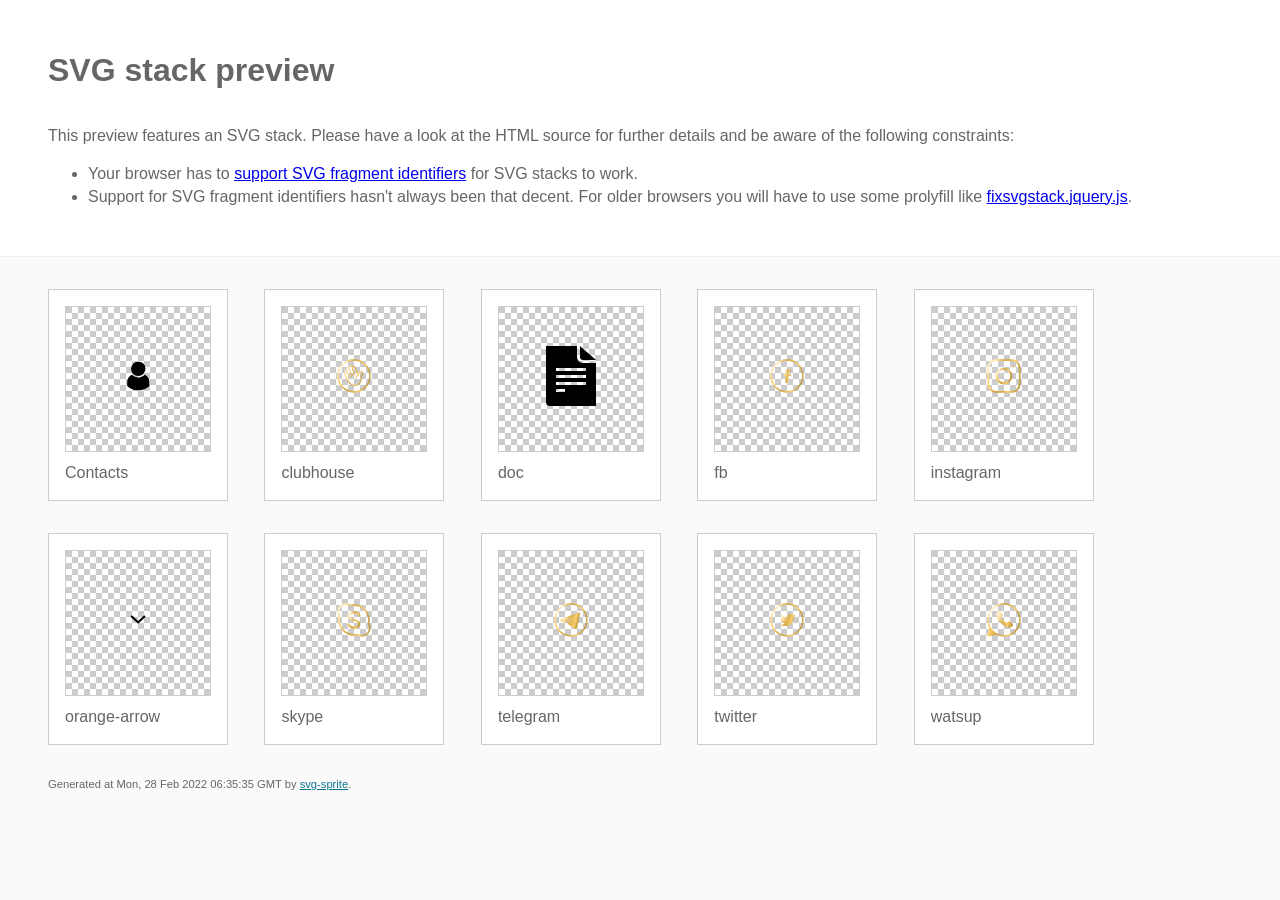
<file: img/stack/sprite.stack.html>
<!DOCTYPE html>
<html lang="en" xmlns="http://www.w3.org/1999/xhtml">
	<head>
		<meta charset="utf-8"/>
		<meta http-equiv="X-UA-Compatible" content="IE=Edge"/>
		<title>SVG stack preview | svg-sprite</title>
		<style>@charset "UTF-8";body{padding:0;margin:0;color:#666;background:#fafafa;font-family:Arial,Helvetica,sans-serif;font-size:1em;line-height:1.4}header{display:block;padding:3em 3em 2em 3em;background-color:#fff}header p{margin:2em 0 0 0}section{border-top:1px solid #eee;padding:2em 3em 0 3em}section ul{margin:0;padding:0}section li{display:inline;display:inline-block;background-color:#fff;position:relative;margin:0 2em 2em 0;vertical-align:top;border:1px solid #ccc;padding:1em 1em 3em 1em;cursor:default}.icon-box{margin:0;width:144px;height:144px;position:relative;background:#ccc url("[data-uri]") top left repeat;border:1px solid #ccc;display:table-cell;vertical-align:middle;text-align:center}.icon{display:inline;display:inline-block}h1{margin-top:0}h2{margin:0;padding:0;font-size:1em;font-weight:normal;white-space:nowrap;overflow:hidden;text-overflow:ellipsis;position:absolute;left:1em;right:1em;bottom:1em}footer{display:block;margin:0;padding:0 3em 3em 3em}footer p{margin:0;font-size:.7em}footer a{color:#0f7595;margin-left:0}</style>

<!--

Sprite shape dimensions
====================================================================================================
You will need to set the sprite shape dimensions via CSS when you use them as stack SVGs, otherwise
they would become a huge 100% in size. You may use the following dimension classes for doing so.
They might well be outsourced to an external stylesheet of course.

-->

<style type="text/css">
	.svg-Contacts-dims { width: 24px; height: 30px; }
	.svg-clubhouse-dims { width: 40px; height: 40px; }
	.svg-doc-dims { width: 50px; height: 60px; }
	.svg-fb-dims { width: 40px; height: 40px; }
	.svg-instagram-dims { width: 40px; height: 40px; }
	.svg-orange-arrow-dims { width: 34px; height: 19px; }
	.svg-skype-dims { width: 40px; height: 40px; }
	.svg-telegram-dims { width: 40px; height: 40px; }
	.svg-twitter-dims { width: 40px; height: 40px; }
	.svg-watsup-dims { width: 40px; height: 40px; }
</style>

<!--
====================================================================================================
-->

	</head>
	<body>
		<header>
			<h1>SVG stack preview</h1>
			<p>This preview features an SVG stack. Please have a look at the HTML source for further details and be aware of the following constraints:</p>
			<ul>
				<li>Your browser has to <a href="http://caniuse.com/#feat=svg-fragment" target="_blank" rel="noopener noreferrer">support SVG fragment identifiers</a> for SVG stacks to work.</li>
				<li>Support for SVG fragment identifiers hasn't always been that decent. For older browsers you will have to use some prolyfill like <a href="https://github.com/preciousforever/SVG-Stacker/blob/master/fixsvgstack.jquery.js" target="_blank" rel="noopener noreferrer">fixsvgstack.jquery.js</a>.</li>
			</ul>
		</header>
		<section>

<!--

SVG stack
====================================================================================================
These SVG images make use of fragment identifiers (IDs) to reference certain portions of the
external sprite. By default, all shapes inside the sprite are hidden by CSS. The `:target` pseudo
selector is used to show the very shape that is referenced by the fragment identifier.

-->

			<ul>

				<li title="Contacts">
					<div class="icon-box">

						<!-- Contacts -->
						<img src="../icons/icons.svg#Contacts" class="svg-Contacts-dims" alt="Contacts"/>

					</div>
					<h2>Contacts</h2>
				</li>
				<li title="clubhouse">
					<div class="icon-box">

						<!-- clubhouse -->
						<img src="../icons/icons.svg#clubhouse" class="svg-clubhouse-dims" alt="clubhouse"/>

					</div>
					<h2>clubhouse</h2>
				</li>
				<li title="doc">
					<div class="icon-box">

						<!-- doc -->
						<img src="../icons/icons.svg#doc" class="svg-doc-dims" alt="doc"/>

					</div>
					<h2>doc</h2>
				</li>
				<li title="fb">
					<div class="icon-box">

						<!-- fb -->
						<img src="../icons/icons.svg#fb" class="svg-fb-dims" alt="fb"/>

					</div>
					<h2>fb</h2>
				</li>
				<li title="instagram">
					<div class="icon-box">

						<!-- instagram -->
						<img src="../icons/icons.svg#instagram" class="svg-instagram-dims" alt="instagram"/>

					</div>
					<h2>instagram</h2>
				</li>
				<li title="orange-arrow">
					<div class="icon-box">

						<!-- orange-arrow -->
						<img src="../icons/icons.svg#orange-arrow" class="svg-orange-arrow-dims" alt="orange-arrow"/>

					</div>
					<h2>orange-arrow</h2>
				</li>
				<li title="skype">
					<div class="icon-box">

						<!-- skype -->
						<img src="../icons/icons.svg#skype" class="svg-skype-dims" alt="skype"/>

					</div>
					<h2>skype</h2>
				</li>
				<li title="telegram">
					<div class="icon-box">

						<!-- telegram -->
						<img src="../icons/icons.svg#telegram" class="svg-telegram-dims" alt="telegram"/>

					</div>
					<h2>telegram</h2>
				</li>
				<li title="twitter">
					<div class="icon-box">

						<!-- twitter -->
						<img src="../icons/icons.svg#twitter" class="svg-twitter-dims" alt="twitter"/>

					</div>
					<h2>twitter</h2>
				</li>
				<li title="watsup">
					<div class="icon-box">

						<!-- watsup -->
						<img src="../icons/icons.svg#watsup" class="svg-watsup-dims" alt="watsup"/>

					</div>
					<h2>watsup</h2>
				</li>
			</ul>

<!--
====================================================================================================
-->

		</section>
		<footer>
			<p>Generated at Mon, 28 Feb 2022 06:35:35 GMT by <a href="https://github.com/svg-sprite/svg-sprite" target="_blank" rel="noopener noreferrer">svg-sprite</a>.</p>
		</footer>
	</body>
</html>
</file>
<file: css/style.min.css>
@charset "UTF-8";@font-face{font-family:CormorantUpright;font-display:swap;src:url(../fonts/CormorantUpright-Bold.woff2) format("woff2"),url(../fonts/CormorantUpright-Bold.woff) format("woff");font-weight:700;font-style:normal}@font-face{font-family:CormorantUpright;font-display:swap;src:url(../fonts/CormorantUpright-Regular.woff2) format("woff2"),url(../fonts/CormorantUpright-Regular.woff) format("woff");font-weight:400;font-style:normal}@font-face{font-family:CormorantUpright;font-display:swap;src:url(../fonts/CormorantUpright-SemiBold.woff2) format("woff2"),url(../fonts/CormorantUpright-SemiBold.woff) format("woff");font-weight:600;font-style:normal}@font-face{font-family:TTTrailers;font-display:swap;src:url(../fonts/TTTrailers-Regular.woff2) format("woff2"),url(../fonts/TTTrailers-Regular.woff) format("woff");font-weight:400;font-style:normal}.footer-container{background:#000;color:#fff;padding-top:40px}.footer-links{display:-webkit-box;display:-ms-flexbox;display:flex;-webkit-box-pack:justify;-ms-flex-pack:justify;justify-content:space-between}.footer-links li{list-style-type:none;font-family:Inter;font-style:normal;font-weight:700;font-size:.68rem;line-height:1.3rem;letter-spacing:.08em;color:#c8c8c8}.footer-links li:hover{cursor:pointer;color:#f8b017}.link-margin{margin-right:15px}.link-margin h5{margin-bottom:20px}.social_links__margin{margin-top:55px;margin-bottom:20px}.social_links{display:-webkit-box;display:-ms-flexbox;display:flex;-webkit-box-align:center;-ms-flex-align:center;align-items:center}.social_links a{width:40px;height:40px;display:inline-block;margin-right:40px}.social_links a span{display:block;width:40px;height:40px;mix-blend-mode:screen;background:-o-linear-gradient(225deg,#ffad00 21%,#daa520 60%,#fff 85%,rgba(238,210,150,.986) 72%);background:linear-gradient(225deg,#ffad00 21%,#daa520 60%,#fff 85%,rgba(238,210,150,.986) 72%);background-size:4em 4em,2em 2em}.social_links a:hover span{-webkit-animation-name:icon;animation-name:icon;-webkit-animation-duration:.6s;animation-duration:.6s}@-webkit-keyframes icon{from{background-position:100% 0}to{background-position:-50% 180%}}@keyframes icon{from{background-position:100% 0}to{background-position:-50% 180%}}.niidmail{display:inline;line-height:3rem;height:40px;position:relative}.niidmail a{max-width:80%;font-family:Inter;font-style:normal;font-weight:800;font-size:.75rem;line-height:40px;letter-spacing:.06em;color:#ffad00!important;-webkit-transform:translatey(-20%);-ms-transform:translatey(-20%);transform:translatey(-20%)}.copyright p{font-weight:700;font-size:.65rem;line-height:140.62%;letter-spacing:.08em;color:grey}*,::after,::before{-webkit-box-sizing:border-box;box-sizing:border-box}ol[class],ul[class]{padding:0}blockquote,body,dd,dl,figcaption,figure,h1,h2,h3,h4,li,ol[class],p,ul[class]{margin:0}body{min-height:100vh;scroll-behavior:smooth;text-rendering:optimizeSpeed;line-height:1.5}ol[class],ul[class]{list-style:none}img{max-width:100%;display:block}article>*+*{margin-top:1em}button,input,select,textarea{font:inherit}@font-face{font-family:swiper-icons;src:url("data:application/font-woff;charset=utf-8;base64, [base64]//wADZ2x5ZgAAAywAAADMAAAD2MHtryVoZWFkAAABbAAAADAAAAA2E2+eoWhoZWEAAAGcAAAAHwAAACQC9gDzaG10eAAAAigAAAAZAAAArgJkABFsb2NhAAAC0AAAAFoAAABaFQAUGG1heHAAAAG8AAAAHwAAACAAcABAbmFtZQAAA/gAAAE5AAACXvFdBwlwb3N0AAAFNAAAAGIAAACE5s74hXjaY2BkYGAAYpf5Hu/j+W2+MnAzMYDAzaX6QjD6/4//Bxj5GA8AuRwMYGkAPywL13jaY2BkYGA88P8Agx4j+/8fQDYfA1AEBWgDAIB2BOoAeNpjYGRgYNBh4GdgYgABEMnIABJzYNADCQAACWgAsQB42mNgYfzCOIGBlYGB0YcxjYGBwR1Kf2WQZGhhYGBiYGVmgAFGBiQQkOaawtDAoMBQxXjg/wEGPcYDDA4wNUA2CCgwsAAAO4EL6gAAeNpj2M0gyAACqxgGNWBkZ2D4/wMA+xkDdgAAAHjaY2BgYGaAYBkGRgYQiAHyGMF8FgYHIM3DwMHABGQrMOgyWDLEM1T9/w8UBfEMgLzE////P/5//f/V/xv+r4eaAAeMbAxwIUYmIMHEgKYAYjUcsDAwsLKxc3BycfPw8jEQA/[base64]/uznmfPFBNODM2K7MTQ45YEAZqGP81AmGGcF3iPqOop0r1SPTaTbVkfUe4HXj97wYE+yNwWYxwWu4v1ugWHgo3S1XdZEVqWM7ET0cfnLGxWfkgR42o2PvWrDMBSFj/IHLaF0zKjRgdiVMwScNRAoWUoH78Y2icB/yIY09An6AH2Bdu/UB+yxopYshQiEvnvu0dURgDt8QeC8PDw7Fpji3fEA4z/PEJ6YOB5hKh4dj3EvXhxPqH/SKUY3rJ7srZ4FZnh1PMAtPhwP6fl2PMJMPDgeQ4rY8YT6Gzao0eAEA409DuggmTnFnOcSCiEiLMgxCiTI6Cq5DZUd3Qmp10vO0LaLTd2cjN4fOumlc7lUYbSQcZFkutRG7g6JKZKy0RmdLY680CDnEJ+UMkpFFe1RN7nxdVpXrC4aTtnaurOnYercZg2YVmLN/d/gczfEimrE/fs/bOuq29Zmn8tloORaXgZgGa78yO9/cnXm2BpaGvq25Dv9S4E9+5SIc9PqupJKhYFSSl47+Qcr1mYNAAAAeNptw0cKwkAAAMDZJA8Q7OUJvkLsPfZ6zFVERPy8qHh2YER+3i/BP83vIBLLySsoKimrqKqpa2hp6+jq6RsYGhmbmJqZSy0sraxtbO3sHRydnEMU4uR6yx7JJXveP7WrDycAAAAAAAH//wACeNpjYGRgYOABYhkgZgJCZgZNBkYGLQZtIJsFLMYAAAw3ALgAeNolizEKgDAQBCchRbC2sFER0YD6qVQiBCv/H9ezGI6Z5XBAw8CBK/m5iQQVauVbXLnOrMZv2oLdKFa8Pjuru2hJzGabmOSLzNMzvutpB3N42mNgZGBg4GKQYzBhYMxJLMlj4GBgAYow/P/PAJJhLM6sSoWKfWCAAwDAjgbRAAB42mNgYGBkAIIbCZo5IPrmUn0hGA0AO8EFTQAA");font-weight:400;font-style:normal}:root{--swiper-theme-color:#007aff}.swiper{margin-left:auto;margin-right:auto;position:relative;overflow:hidden;list-style:none;padding:0;z-index:1}.swiper-vertical>.swiper-wrapper{-webkit-box-orient:vertical;-webkit-box-direction:normal;-ms-flex-direction:column;flex-direction:column}.swiper-wrapper{position:relative;width:100%;height:100%;z-index:1;display:-webkit-box;display:-ms-flexbox;display:flex;-webkit-transition-property:-webkit-transform;transition-property:-webkit-transform;-o-transition-property:transform;transition-property:transform;transition-property:transform,-webkit-transform;-webkit-box-sizing:content-box;box-sizing:content-box}.swiper-android .swiper-slide,.swiper-wrapper{-webkit-transform:translate3d(0,0,0);transform:translate3d(0,0,0)}.swiper-pointer-events{-ms-touch-action:pan-y;touch-action:pan-y}.swiper-pointer-events.swiper-vertical{-ms-touch-action:pan-x;touch-action:pan-x}.swiper-slide{-ms-flex-negative:0;flex-shrink:0;width:100%;height:100%;position:relative;-webkit-transition-property:-webkit-transform;transition-property:-webkit-transform;-o-transition-property:transform;transition-property:transform;transition-property:transform,-webkit-transform}.swiper-slide-invisible-blank{visibility:hidden}.swiper-autoheight,.swiper-autoheight .swiper-slide{height:auto}.swiper-autoheight .swiper-wrapper{-webkit-box-align:start;-ms-flex-align:start;align-items:flex-start;-webkit-transition-property:height,-webkit-transform;transition-property:height,-webkit-transform;-o-transition-property:transform,height;transition-property:transform,height;transition-property:transform,height,-webkit-transform}.swiper-backface-hidden .swiper-slide{-webkit-transform:translateZ(0);transform:translateZ(0);-webkit-backface-visibility:hidden;backface-visibility:hidden}.swiper-3d,.swiper-3d.swiper-css-mode .swiper-wrapper{-webkit-perspective:1200px;perspective:1200px}.swiper-3d .swiper-cube-shadow,.swiper-3d .swiper-slide,.swiper-3d .swiper-slide-shadow,.swiper-3d .swiper-slide-shadow-bottom,.swiper-3d .swiper-slide-shadow-left,.swiper-3d .swiper-slide-shadow-right,.swiper-3d .swiper-slide-shadow-top,.swiper-3d .swiper-wrapper{-webkit-transform-style:preserve-3d;transform-style:preserve-3d}.swiper-3d .swiper-slide-shadow,.swiper-3d .swiper-slide-shadow-bottom,.swiper-3d .swiper-slide-shadow-left,.swiper-3d .swiper-slide-shadow-right,.swiper-3d .swiper-slide-shadow-top{position:absolute;left:0;top:0;width:100%;height:100%;pointer-events:none;z-index:10}.swiper-3d .swiper-slide-shadow{background:rgba(0,0,0,.15)}.swiper-3d .swiper-slide-shadow-left{background-image:-webkit-gradient(linear,right top,left top,from(rgba(0,0,0,.5)),to(rgba(0,0,0,0)));background-image:-o-linear-gradient(right,rgba(0,0,0,.5),rgba(0,0,0,0));background-image:linear-gradient(to left,rgba(0,0,0,.5),rgba(0,0,0,0))}.swiper-3d .swiper-slide-shadow-right{background-image:-webkit-gradient(linear,left top,right top,from(rgba(0,0,0,.5)),to(rgba(0,0,0,0)));background-image:-o-linear-gradient(left,rgba(0,0,0,.5),rgba(0,0,0,0));background-image:linear-gradient(to right,rgba(0,0,0,.5),rgba(0,0,0,0))}.swiper-3d .swiper-slide-shadow-top{background-image:-webkit-gradient(linear,left bottom,left top,from(rgba(0,0,0,.5)),to(rgba(0,0,0,0)));background-image:-o-linear-gradient(bottom,rgba(0,0,0,.5),rgba(0,0,0,0));background-image:linear-gradient(to top,rgba(0,0,0,.5),rgba(0,0,0,0))}.swiper-3d .swiper-slide-shadow-bottom{background-image:-webkit-gradient(linear,left top,left bottom,from(rgba(0,0,0,.5)),to(rgba(0,0,0,0)));background-image:-o-linear-gradient(top,rgba(0,0,0,.5),rgba(0,0,0,0));background-image:linear-gradient(to bottom,rgba(0,0,0,.5),rgba(0,0,0,0))}.swiper-css-mode>.swiper-wrapper{overflow:auto;scrollbar-width:none;-ms-overflow-style:none}.swiper-css-mode>.swiper-wrapper::-webkit-scrollbar{display:none}.swiper-css-mode>.swiper-wrapper>.swiper-slide{scroll-snap-align:start start}.swiper-horizontal.swiper-css-mode>.swiper-wrapper{-ms-scroll-snap-type:x mandatory;scroll-snap-type:x mandatory}.swiper-vertical.swiper-css-mode>.swiper-wrapper{-ms-scroll-snap-type:y mandatory;scroll-snap-type:y mandatory}.swiper-centered>.swiper-wrapper::before{content:"";-ms-flex-negative:0;flex-shrink:0;-webkit-box-ordinal-group:10000;-ms-flex-order:9999;order:9999}.swiper-centered.swiper-horizontal>.swiper-wrapper>.swiper-slide:first-child{-webkit-margin-start:var(--swiper-centered-offset-before);margin-inline-start:var(--swiper-centered-offset-before)}.swiper-centered.swiper-horizontal>.swiper-wrapper::before{height:100%;min-height:1px;width:var(--swiper-centered-offset-after)}.swiper-centered.swiper-vertical>.swiper-wrapper>.swiper-slide:first-child{-webkit-margin-before:var(--swiper-centered-offset-before);margin-block-start:var(--swiper-centered-offset-before)}.swiper-centered.swiper-vertical>.swiper-wrapper::before{width:100%;min-width:1px;height:var(--swiper-centered-offset-after)}.swiper-centered>.swiper-wrapper>.swiper-slide{scroll-snap-align:center center}body{font-size:16px;line-height:18px}.empty-visible{height:184px}.menu-nav{width:100%;margin:10px 42px 10px}.dots-container{margin:0 auto;position:relative;height:auto;max-width:100%;display:-webkit-box;display:-ms-flexbox;display:flex;margin-top:70px;-webkit-box-pack:justify;-ms-flex-pack:justify;justify-content:space-between}.wrapper{width:100%}.mainmenu{display:-webkit-box;display:-ms-flexbox;display:flex;background:#000;-webkit-box-pack:center;-ms-flex-pack:center;justify-content:center;position:absolute;-webkit-transition:top,height;-o-transition:top,height;transition:top,height;-webkit-transition-duration:.7s;-o-transition-duration:.7s;transition-duration:.7s;width:100%;height:55px;font-family:Inter;font-style:normal;font-weight:800;font-size:.7rem;line-height:140.62%;letter-spacing:.08em;color:#fff}.menu-nav{margin:10px 65px 10px 165px;width:100%;display:-webkit-box;display:-ms-flexbox;display:flex;-webkit-box-pack:start;-ms-flex-pack:start;justify-content:flex-start;position:relative}.logo{display:-webkit-box;display:-ms-flexbox;display:flex;-webkit-box-align:center;-ms-flex-align:center;align-items:center;width:148px;height:148px;position:relative;margin-right:-70px;-webkit-transform:translate(-50%,-50px);-ms-transform:translate(-50%,-50px);transform:translate(-50%,-50px)}.logo-mini{position:relative;-webkit-transform:translateX(-112px);-ms-transform:translateX(-112px);transform:translateX(-112px);opacity:0;top:-5px}.navigation{display:-webkit-box;display:-ms-flexbox;display:flex;-webkit-box-flex:1;-ms-flex:1;flex:1;padding-right:20px;-webkit-box-pack:end;-ms-flex-pack:end;justify-content:flex-end}.menu-link li{padding:10px 0 15px;display:inline-block;margin-left:14px}.menu-link li a{-webkit-transition:color;-o-transition:color;transition:color;-webkit-transition-duration:.5s;-o-transition-duration:.5s;transition-duration:.5s}.menu-link li:hover{color:#f8b017;border-bottom:3px solid #f8b017}.slogan{position:relative;max-width:300px;line-height:1rem;padding-top:3px}.stick-menu{margin-top:0;position:fixed;z-index:20;-webkit-animation:move .8s;animation:move .8s;top:0;left:0;width:100%;height:55px;opacity:1}@-webkit-keyframes move{0%{top:-100%}100%{top:0}}@keyframes move{0%{top:-100%}100%{top:0}}.slogan-margin{line-height:2rem}.logo-min__position{opacity:1;left:13vw}.logo-itm{-webkit-transition-duration:.5s;-o-transition-duration:.5s;transition-duration:.5s;-webkit-transition:width;-o-transition:width;transition:width}.cabinet{width:30px;height:30px;position:relative;top:-55px;-webkit-clip-path:url(#man);clip-path:url(#man);background-color:#000;cursor:pointer}.cabinet:hover{background-color:#f8b017}.wrap-contacts{width:100%;margin:150px auto 0}.contacts{max-width:1380px;margin:0 auto}#map{height:600px;width:100%}.contact_list{margin-top:250px!important}.contact_list li{line-height:190%;margin-top:72px;position:relative}.contact_list li a{font-family:Inter;font-size:1.1rem;line-height:208%;letter-spacing:6%;color:#000;-webkit-transition:color,.3s;-o-transition:color,.3s;transition:color,.3s}.contact_list li a:hover{color:#f8b017}.contacts.unwrap{padding:0 6vw}.contact-socials{height:120px;background-color:#f8b017;margin-top:40px}.social_container{position:relative;height:100%;margin:0 auto;max-width:1050px;padding:40px 0;-webkit-transition:background-color,.4s;-o-transition:background-color,.4s;transition:background-color,.4s}.social_container a{display:inline-block;margin-left:30px;height:50px;width:50px}.social_container a:hover span{-webkit-transition:background-color,.4s;-o-transition:background-color,.4s;transition:background-color,.4s;background-color:#fff}.social_container a span{background-color:#000;display:inline-block;height:50px;width:50px}.social_container a span:hover{background-color:#fff}.no-webp .contact-icon_1:before{background:no-repeat url(../img/call-icon.png) 0 0}.contact-icon_1:before{content:"";position:absolute;width:430px;height:40px;left:0;-webkit-transform:translateX(-121%);-ms-transform:translateX(-121%);transform:translateX(-121%)}.no-webp .contact-icon_2:before{background:no-repeat url(../img/mail-icon.png) 0 0}.contact-icon_2:before{content:"";position:absolute;width:430px;height:40px;left:0;-webkit-transform:translateX(-121%);-ms-transform:translateX(-121%);transform:translateX(-121%)}.no-webp .contact-icon_3:before{background:no-repeat url(../img/adress-icon.png) 0 0}.contact-icon_3:before{content:"";position:absolute;width:430px;height:40px;left:0;-webkit-transform:translateX(-121%);-ms-transform:translateX(-121%);transform:translateX(-121%)}.copyright{height:50px}svg{position:fixed;bottom:0;height:0;-webkit-box-sizing:border-box;box-sizing:border-box}:root{--swiper-theme-color:$orange-color}*{text-decoration:none;-webkit-box-sizing:border-box;box-sizing:border-box;padding:0;margin:0;line-height:1.5}a{text-decoration:none;color:#fff}a:visited{text-decoration:none;color:inherit}h3{color:#000}.pointer{cursor:pointer;margin-left:5px}p{font-size:1.2rem}body{font-family:Inter,sans-serif;font-size:16px;text-decoration:none}body.lock{overflow:hidden}.svgs{height:0;overflow:hidden}h2{font-family:Inter;font-size:64px;font-style:normal;font-weight:700;line-height:80px;letter-spacing:.02em;text-align:left;position:relative}.dots::after{content:"";-webkit-transition:background-color,.3s;-o-transition:background-color,.3s;transition:background-color,.3s;position:absolute;top:18px;height:42px;width:42px;left:0;-webkit-transform:translateX(-230%);-ms-transform:translateX(-230%);transform:translateX(-230%);border-radius:50%;border:solid 3px #000}.dots::before{content:"";left:0;position:absolute;top:38px;height:2px;width:500px;-webkit-transform:translateX(-119%);-ms-transform:translateX(-119%);transform:translateX(-119%);background:#000}.dots-active::after{content:"";position:absolute;top:18px;left:0;height:42px;width:42px;border-radius:50%;-webkit-transition-duration:.3s;-o-transition-duration:.3s;transition-duration:.3s;-webkit-transition:background-color,.3s;-o-transition:background-color,.3s;transition:background-color,.3s;border:solid 3px #000;background-color:#000}.dots-active::before{content:"";position:absolute;top:38px;left:0;width:500px;-webkit-transform:translateX(-119%);-ms-transform:translateX(-119%);transform:translateX(-119%);background:#000}.no-webp .background{background:url(../img/Vector.png) repeat}.background{position:fixed;z-index:-1;width:100%;height:700%;opacity:.3;-webkit-transform:translateY(-2000px);-ms-transform:translateY(-2000px);transform:translateY(-2000px)}.orange{color:#f8b017!important;cursor:pointer}.footer-links{display:-webkit-box;display:-ms-flexbox;display:flex;-webkit-box-pack:justify;-ms-flex-pack:justify;justify-content:space-between}.wraper{margin:0 auto;max-width:100%}.wrap{margin:0 auto;padding:0 17vw}.title{margin:100px auto 0}.title h1{font-family:Inter;font-size:4rem;font-style:normal;font-weight:700;line-height:4rem;letter-spacing:.02em;text-align:left}.title h1 span{font-family:Inter;font-size:21px;font-style:normal;font-weight:800;line-height:32px;letter-spacing:.04em;text-align:left}.swiper-scrollbar{height:20px}.swiper-scrollbar-drag{background-color:grey;position:absolute;left:1%;bottom:0;z-index:5;height:6px;width:98%;border-radius:3px;opacity:.5}.swiper-wrapper{height:94%}.swiper{width:100%;height:400px}.swiper-slide{overflow:hidden}.border{position:absolute;top:0;left:0;width:100%;height:100%;-webkit-transition:.3s;-o-transition:.3s;transition:.3s}.border:hover{border:3px solid #f8b017}.slide-link img{-o-object-fit:cover;object-fit:cover;width:100%;min-height:400px}.actual{margin-top:60px;position:relative}.actual_title{margin-bottom:40px;position:relative}.actual_title h2{font-family:Inter;font-size:64px;font-style:normal;font-weight:700;letter-spacing:.04em;text-align:left}.actual_title h2 a::after{content:"";display:block;position:absolute;height:2px;width:100%;top:48px;background:#000;opacity:.3}.news a{margin-left:30px;font-size:1.5rem;font-weight:700}.actual_article{margin-top:35px;position:relative;margin-left:20px;padding-left:15px}.actual_article p{margin-top:10px;font-family:Inter;font-family:Inter;font-size:1rem;font-style:normal;font-weight:700;line-height:140%;letter-spacing:.08em;text-align:left}.actual_article h3{font-family:Inter;font-size:21px;font-style:normal;font-weight:800;line-height:32px;letter-spacing:.04em;text-align:left}.no-webp .actual_article h3::before{background:no-repeat url(../img/news_arrow_black.png)}.actual_article h3::before{content:"";position:absolute;width:20px;height:20px;margin:0 auto;left:-20px;top:7px}.no-webp .actual_article h3:hover::before{background:no-repeat url(../img/news_arrow_orange.png)}.actual_article h3:hover{color:#f8b017}.no-webp .actual_article h3:hover .actual_article::before{background:no-repeat url(../img/news_arrow_orange.png)}.our-comand{margin-top:60px}.our-comand p{font-family:Inter;font-size:18px;font-style:normal;font-weight:500;line-height:27px;letter-spacing:.06em;text-align:left}.gallery{margin-top:60px;display:-webkit-box;display:-ms-flexbox;display:flex;-webkit-box-pack:justify;-ms-flex-pack:justify;justify-content:space-between}.gallery-item h3{font-family:Inter;font-size:21px;font-style:normal;font-weight:800;line-height:32px;letter-spacing:.04em;text-align:left;margin-top:10px}.gallery-item p{font-family:Inter;font-style:normal;font-weight:500;font-size:.87rem;line-height:150%;letter-spacing:.06em;color:grey}.our-mission{margin-top:60px}.our-mission p{margin-top:20px;font-family:Inter;font-size:1.2rem;font-style:normal;font-weight:500;line-height:27px;letter-spacing:.06em;text-align:left}.news_post h3{font-size:1rem;line-height:140%}.news_post p{margin-left:29px}.news_post a{color:#000;font-size:1.3rem}.news{margin-top:60px}.news a:hover{cursor:pointer;color:#f8b017}.news h2{display:inline-block}.new_item{margin:30px 0 0 0;display:-webkit-box;display:-ms-flexbox;display:flex;-webkit-box-pack:justify;-ms-flex-pack:justify;justify-content:space-between}.news_date span{font-family:Inter;font-style:normal;font-weight:500;font-size:.87rem;line-height:150%;letter-spacing:.06em;color:grey}.news_post{position:relative;margin-left:55px}.news_post a{display:inline;font-family:Inter;font-style:normal;font-weight:700;font-size:.7rem;line-height:140.62%;letter-spacing:.08em}.news_post h3 a{font-weight:800;font-size:1.3rem;line-height:150%;letter-spacing:.04em}.news_post p{margin-top:10px}.no-webp .news_post h3 a::before{background:no-repeat url(../img/news_arrow_black.png)}.news_post h3 a::before{content:"";width:20px;height:20px;position:absolute;top:4px;left:-25px}.news_post h3 a:hover{-webkit-transition-duration:.2s!important;-o-transition-duration:.2s!important;transition-duration:.2s!important;-webkit-transition:color!important;-o-transition:color!important;transition:color!important;color:#f8b017}.no-webp .news_post h3 a:hover::before{background:no-repeat url(../img/news_arrow_orange.png)}.vacation{margin-top:60px}.tabs{margin-top:60px}.tab-text{-webkit-transition:-webkit-transform .46s ease;transition:-webkit-transform .46s ease;-o-transition:transform .46s ease;transition:transform .46s ease;transition:transform .46s ease,-webkit-transform .46s ease;-webkit-transform:scaleY(0);-ms-transform:scaleY(0);transform:scaleY(0);overflow:hidden;margin-left:40px;max-height:0}.tab-text h4{margin-top:20px}.tab-text h4:first-child{margin-top:10px}.tab-text ul{list-style-type:disc;list-style-position:inside}.tab-text-active{max-height:100%;-webkit-transform:scaleY(1);-ms-transform:scaleY(1);transform:scaleY(1)}.tab-icon{margin:15px;width:30px;height:30px;background-color:#000;-webkit-clip-path:url(#man);clip-path:url(#man)}.tab-icon:hover{background-color:#f8b017}.tab-icon__active{background-color:#f8b017}.tab-title{display:block;width:100%;border:2px solid #f8b017;padding:15px 30px;margin-top:-2px;min-height:98px}.tab-title p{width:100%;font-weight:800;font-size:1.3rem;line-height:300%;letter-spacing:.04em;color:#000;position:relative}.tab-active p{color:#f8b017;position:relative}.tab-title_flex{display:-webkit-box;display:-ms-flexbox;display:flex;-webkit-box-pack:justify;-ms-flex-pack:justify;justify-content:space-between;cursor:pointer;position:relative;margin-left:90px}.tab-title_flex p::before{content:"";position:absolute;margin-top:16px;width:30px;height:30px;left:-80px;-webkit-clip-path:url(#man);clip-path:url(#man);background-color:#000}.tab-title_flex p::after{content:"";position:absolute;margin-top:22px;right:0;width:40px;height:20px;-webkit-clip-path:url(#arrow);clip-path:url(#arrow);background-color:#000}.tab-title_flex p:hover{color:#f8b017}.tab-title_flex p:hover::before{background-color:#f8b017}.tab-title_flex p:hover::after{background-color:#f8b017}.tab-active p::before{background-color:#f8b017}.tab-active p::after{-webkit-clip-path:url(#arrow);clip-path:url(#arrow);background-color:#f8b017;-webkit-transform:rotate(180deg);-ms-transform:rotate(180deg);transform:rotate(180deg)}.tabs-phone{margin-top:25px}.tabs-phone span{font-size:.87rem;font-style:normal;font-weight:700;line-height:21px;letter-spacing:.06em;text-align:left}.ancet-btn{margin-top:40px;max-width:315px;width:100%;height:60px;background-color:#f8b017;font-weight:700;font-size:.9rem;line-height:150%;letter-spacing:.06em;border:none;cursor:pointer}.ancet-btn:hover{-webkit-transform:translateY(-4px);-ms-transform:translateY(-4px);transform:translateY(-4px);-webkit-transition:.2s;-o-transition:.2s;transition:.2s;border:3px solid #000}.docs{margin-top:60px}.docs a{margin-top:60px;display:block;font-weight:800;font-size:1.3rem;line-height:150%;letter-spacing:.04em;position:relative;padding-left:110px;-webkit-transition-duration:.3s;-o-transition-duration:.3s;transition-duration:.3s;-webkit-transition:color;-o-transition:color;transition:color}.docs a::before{content:"";position:absolute;left:0;top:-50%;width:50px;height:60px;background-color:#000;-webkit-clip-path:url(#doc);clip-path:url(#doc);-webkit-transition:.2s;-o-transition:.2s;transition:.2s}.docs a:hover{color:#f8b017}.docs a:hover::before{background-color:#f8b017;-webkit-clip-path:url(#doc);clip-path:url(#doc)}.actual h2{font-size:30px;line-height:140%}.line{width:100%;height:3px;background:grey;opacity:.5}.cooperation{margin-top:75px;margin-bottom:60px;position:relative}.cooperation p{margin-top:20px;font-weight:500;font-size:1.1rem;line-height:150%;letter-spacing:.06em}.cooperation input,.cooperation select{margin-top:30px;display:block;max-width:517px;width:100%;height:60px;overflow:hidden;border:3px solid #c8c8c8;-webkit-box-sizing:border-box;box-sizing:border-box;font-size:1.06rem;padding:15px;background-color:#fff;color:#000}.cooperation input:focus,.cooperation select:focus{outline:0;border:3px solid #f8b017}.cooperation span{display:inline-block}.cooperation select{-webkit-appearance:none;-moz-appearance:none;appearance:none}.select{max-width:517px;position:relative}.no-webp .select::after{background:no-repeat url(../img/news_arrow_black.png)}.select::after{content:"";position:absolute;width:20px;height:20px;right:20px;top:1.5rem;-webkit-transform:rotate(90deg);-ms-transform:rotate(90deg);transform:rotate(90deg)}.politic{display:-webkit-box;display:-ms-flexbox;display:flex;margin-top:30px}.politic span{display:inline-block;vertical-align:bottom;font-size:1.1rem;line-height:200%;letter-spacing:.05em}.politic span:last-child{margin-left:20px}.politic span a:hover{text-decoration:underline}.check-box{position:absolute;opacity:0;z-index:-5;background:#fff;border:3px solid #f8b017;-webkit-box-sizing:border-box;box-sizing:border-box}.check-box+label{cursor:pointer;display:-webkit-inline-box;display:-ms-inline-flexbox;display:inline-flex;-webkit-box-align:center;-ms-flex-align:center;align-items:center;-webkit-user-select:none;-moz-user-select:none;-ms-user-select:none;user-select:none}.check-box+label::before{content:"";display:inline-block;width:2rem;height:2rem;-ms-flex-negative:0;flex-shrink:0;-webkit-box-flex:0;-ms-flex-positive:0;flex-grow:0;border:3px solid #f8b017;border-radius:.25em;margin-right:.5em;background-repeat:no-repeat;background-position:center center;background-size:50% 50%}.no-webp .check-box:checked+label::before{background-image:url(../img/news_arrow_black.png)}.check-box:checked+label::before{-webkit-transform:rotate(90deg);-ms-transform:rotate(90deg);transform:rotate(90deg);background-size:13px 20px;border:3px solid #f8b017}.coop-btn{cursor:pointer;margin-top:40px;max-width:221px;width:100%;height:60px;background-color:#f8b017;font-weight:700;font-size:.9rem;line-height:150%;letter-spacing:.06em;border:none;-webkit-transition:.2s;-o-transition:.2s;transition:.2s}.coop-btn:hover{-webkit-transform:translateY(-4px);-ms-transform:translateY(-4px);transform:translateY(-4px);-webkit-transition:.2s;-o-transition:.2s;transition:.2s;border:3px solid #000;cursor:pointer}.swiper-slide{margin:0!important;position:relative}.slide-link{-webkit-transition-duration:.3s!important;-o-transition-duration:.3s!important;transition-duration:.3s!important;-webkit-transition:all;-o-transition:all;transition:all}.slide-link a{padding:0 10px;position:absolute;left:10px;font-family:Inter;font-style:normal;font-weight:800;font-size:1.3rem;line-height:150%;color:#fff;letter-spacing:.04em;overflow:hidden;bottom:10px}.slide-link a:hover{color:#f8b017}.slider{margin-top:60px}.burger-active{display:none}.swiper-pagination-horizontal{height:12px;background:grey;width:100%}.slogan-mini{display:none}@media all and (min-width:502px){.menuMini{display:none}}@media all and (min-width:851px){.burger{display:none}.title{margin-top:100px!important}}@media all and (min-width:1701px){.menu-nav{margin:10px 65px 10px 14vw}}@media all and (max-width:1930px){.logo-mini{-webkit-transform:translateX(-180px);-ms-transform:translateX(-180px);transform:translateX(-180px)}}@media all and (max-width:1700px){.menu-nav{margin:10px 65px 10px 200px}.logo-mini{-webkit-transform:translateX(-160px);-ms-transform:translateX(-160px);transform:translateX(-160px)}}@media all and (max-width:1601px){.contacts.unwrap{padding:0 12vw}}@media only screen and (max-width:1441px){.social_container{-webkit-box-pack:start!important;-ms-flex-pack:start!important;justify-content:flex-start!important}.contacts.unwrap{padding:0 17vw}.contacts{margin-left:30px}.social_container{display:-webkit-box;display:-ms-flexbox;display:flex;-webkit-box-align:center;-ms-flex-align:center;align-items:center;-webkit-box-pack:center;-ms-flex-pack:center;justify-content:center}}@media all and (max-width:1441px){.menu-nav{margin:10px 65px 10px 175px}.logo-mini{-webkit-transform:translateX(-160px);-ms-transform:translateX(-160px);transform:translateX(-160px)}}@media only screen and (max-width:1332px){.contacts.unwrap{padding:0 19vw}}@media all and (max-width:1290px){.menu-nav{margin:10px 65px 10px 155px}.logo-mini{-webkit-transform:translateX(-110px);-ms-transform:translateX(-110px);transform:translateX(-110px)}.menu-link li{margin-left:10px}}@media only screen and (max-width:1281px){.contacts.unwrap{padding:0 18vw}}@media only screen and (max-width:1135px){.no-webp .contact-icon_1:before{background:no-repeat url(../img/call-icon.png) 0 0}.contact-icon_1:before{content:"";position:absolute;width:430px;height:40px;left:0;-webkit-transform:translateX(-115%);-ms-transform:translateX(-115%);transform:translateX(-115%)}.no-webp .contact-icon_2:before{background:no-repeat url(../img/mail-icon.png) 0 0}.contact-icon_2:before{content:"";position:absolute;width:430px;height:40px;left:0;-webkit-transform:translateX(-115%);-ms-transform:translateX(-115%);transform:translateX(-115%)}.no-webp .contact-icon_3:before{background:no-repeat url(../img/adress-icon.png) 0 0}.contact-icon_3:before{content:"";position:absolute;width:430px;height:40px;left:0;-webkit-transform:translateX(-115%);-ms-transform:translateX(-115%);transform:translateX(-115%)}}@media all and (max-width:1090px){.menu-nav{margin:10px 65px 10px 120px}.slogan-mini{margin-top:8px;display:block}.slogan-text{display:none}.logo-min__position{left:16vw}}@media all and (max-width:1025px){.menu-nav{margin:10px 65px 10px 110px}}@media all and (max-width:970px){.menu-nav{margin:10px 25px 10px 100px}.wrap{padding:0 18vw;margin:0 auto 0}.menu-link li{margin-left:7px}h2{font-size:3rem;line-height:120%}}@media only screen and (max-width:917px){.no-webp .contact-icon_1:before{background:no-repeat url(../img/call-icon.png) 0 0}.contact-icon_1:before{content:"";position:absolute;width:430px;height:40px;left:0;-webkit-transform:translateX(-121%);-ms-transform:translateX(-121%);transform:translateX(-121%)}.no-webp .contact-icon_2:before{background:no-repeat url(../img/mail-icon.png) 0 0}.contact-icon_2:before{content:"";position:absolute;width:430px;height:40px;left:0;-webkit-transform:translateX(-121%);-ms-transform:translateX(-121%);transform:translateX(-121%)}.no-webp .contact-icon_3:before{background:no-repeat url(../img/adress-icon.png) 0 0}.contact-icon_3:before{content:"";position:absolute;width:430px;height:40px;left:0;-webkit-transform:translateX(-121%);-ms-transform:translateX(-121%);transform:translateX(-121%)}#map{margin-bottom:-80px}.copyright.wrap{margin:0 auto!important}}@media only screen and (max-width:860px){.cabinet{display:none}}@media all and (max-width:850px){.mainmenu{position:fixed;z-index:2}.logo-mini{display:block}.white{background-color:#fff!important;width:30px;height:4px;display:block;position:fixed;top:3px}.white::before{background-color:#fff!important}.white::after{background-color:#fff!important}.burger-icon._active .white{opacity:0;background-color:#fff!important;width:30px;height:4px;position:fixed;top:0}.burger-icon._active .white::before{background-color:#fff!important}.burger-icon._active .white::after{background-color:#fff!important}.menu-nav{margin:10px 25px 10px 90px}.wrap{padding:0 9vw;margin:0 auto}.menu-link li{font-size:.6rem;margin-left:5px}h2{font-size:3rem;line-height:120%}.logo-min__position{left:21vw}.slogan-mini{-webkit-transform:translateX(-90%);-ms-transform:translateX(-90%);transform:translateX(-90%)}.docs a::before{top:0}.gallery{display:-webkit-box;display:-ms-flexbox;display:flex;-ms-flex-wrap:wrap;flex-wrap:wrap;-webkit-box-pack:center;-ms-flex-pack:center;justify-content:center;-webkit-box-align:center;-ms-flex-align:center;align-items:center;-webkit-box-orient:vertical;-webkit-box-direction:normal;-ms-flex-direction:column;flex-direction:column}.gallery-item{margin-top:30px}.social_links{display:inline-block;-ms-flex-wrap:wrap;flex-wrap:wrap}.social_links a{margin-right:30px}.footer-container{margin-top:40px;padding-top:0!important}.footer-links{display:-webkit-box;display:-ms-flexbox;display:flex;-ms-flex-wrap:wrap;flex-wrap:wrap;-webkit-box-pack:start;-ms-flex-pack:start;justify-content:flex-start;-webkit-box-align:top;-ms-flex-align:top;align-items:top}.link-margin{display:none;margin-left:40px}.niidmail{max-width:100%;margin-top:20px}.dots-container{margin-top:15px}.dots-active::after,.dots-active::before,.dots::after,.dots::before{display:none}.logo-itm{display:none}.navigation{display:none}.logo-mini{-webkit-transform:translateX(60px);-ms-transform:translateX(60px);transform:translateX(60px);opacity:1}.burger-icon{z-index:14;display:block;position:relative;width:40px;height:40px;cursor:pointer;right:5%;top:20%}.burger-icon span{z-index:13;position:relative;display:block;width:40px;height:4px;cursor:pointer;background:#000;margin-top:15px}.burger-icon span::before{content:"";position:absolute;top:-8px;display:block;width:40px;height:4px;background:#000;-webkit-transition:all .3s ease 0s;-o-transition:all .3s ease 0s;transition:all .3s ease 0s}.burger-icon span::after{content:"";position:absolute;bottom:-8px;-webkit-transition:all .3s ease 0s;-o-transition:all .3s ease 0s;transition:all .3s ease 0s;display:block;width:40px;height:4px;background:#000}.burger-icon._active span{position:relative;display:block;width:40px;height:0;cursor:pointer;position:fixed;z-index:12;background-color:#fff}.burger-icon._active span::before{top:0;background-color:#fff;-webkit-transform:rotate(45deg) translate(0,50%);-ms-transform:rotate(45deg) translate(0,50%);transform:rotate(45deg) translate(0,50%)}.burger-icon._active span::after{top:0;right:3px;background-color:#fff;-webkit-transform:rotate(-45deg) translate(0,50%);-ms-transform:rotate(-45deg) translate(0,50%);transform:rotate(-45deg) translate(0,50%)}.burger{margin-right:30px}.contact_list{margin-top:70px!important}.burgerWrapper{position:relative;z-index:22;display:-webkit-box;display:-ms-flexbox;display:flex;-webkit-box-pack:justify;-ms-flex-pack:justify;justify-content:space-between;-webkit-box-align:center;-ms-flex-align:center;align-items:center;-webkit-box-orient:vertical;-webkit-box-direction:normal;-ms-flex-direction:column;flex-direction:column;height:900px;overflow:scroll}.burgerMenu{top:0;-webkit-transition:.3s;-o-transition:.3s;transition:.3s;left:-120vw;width:100%;background-color:#000;position:fixed;z-index:9;overflow:scroll;-webkit-box-align:center;-ms-flex-align:center;align-items:center;display:-webkit-box;display:-ms-flexbox;display:flex;-webkit-box-orient:vertical;-webkit-box-direction:normal;-ms-flex-direction:column;flex-direction:column;-webkit-box-pack:justify;-ms-flex-pack:justify;justify-content:space-between}.no-webp .burgerMenu::after{background-image:url(../img/Vector.png)}.burgerMenu::after{content:"";width:100vw;height:100vh;position:fixed;z-index:10;opacity:.2}.burgerMenu .burgerLogo{margin-top:80px}.burgerMenu .burgerList{height:500px;margin-bottom:20px;overflow:scroll}.burgerMenu .burgerLista{font-size:1.2rem}.burgerMenu .burgerList li{position:relative;z-index:33;text-decoration:none;-webkit-box-sizing:border-box;box-sizing:border-box;color:#f8b017;list-style-type:none;text-align:center;font-family:Inter;font-weight:700;font-size:1.4rem;line-height:180%}.burgerMenu .burgerList li:hover{cursor:pointer;color:#fff;-webkit-transition:.5s;-o-transition:.5s;transition:.5s}.burgerMenu .burgerSlogan{margin-bottom:10px;margin-top:20px;height:100%;text-align:center}.burgerMenu .burgerSlogan p{text-align:center;margin:0 auto;font-size:.7rem!important;max-width:80%;opacity:1!important}.mainmenu{-webkit-box-pack:end;-ms-flex-pack:end;justify-content:flex-end}.burgerMenu._active{overflow:scroll;-webkit-transition:.5s;-o-transition:.5s;transition:.5s;left:0;top:0}.dots-container{margin-top:0}}@media only screen and (max-width:801px){.contacts.unwrap{padding:0 21vw}.social_container{padding-left:35px}.unwrap{padding:0 128px}.no-webp .contact-icon_1:before{background:no-repeat url(../img/call-icon.png) 0 0}.contact-icon_1:before{content:"";position:absolute;width:430px;height:40px;left:0;-webkit-transform:translateX(-121%);-ms-transform:translateX(-121%);transform:translateX(-121%)}.no-webp .contact-icon_2:before{background:no-repeat url(../img/mail-icon.png) 0 0}.contact-icon_2:before{content:"";position:absolute;width:430px;height:40px;left:0;-webkit-transform:translateX(-121%);-ms-transform:translateX(-121%);transform:translateX(-121%)}.no-webp .contact-icon_3:before{background:no-repeat url(../img/adress-icon.png) 0 0}.contact-icon_3:before{content:"";position:absolute;width:430px;height:40px;left:0;-webkit-transform:translateX(-121%);-ms-transform:translateX(-121%);transform:translateX(-121%)}}@media only screen and (max-width:701px){.social_links{display:-webkit-box;display:-ms-flexbox;display:flex;-ms-flex-wrap:wrap;flex-wrap:wrap}}@media only screen and (max-width:601px){.contacts.unwrap{padding:0 129px}.social_container a{margin-left:10px}.no-webp .contact-icon_1:before{background:no-repeat url(../img/call-icon.png) 0 0}.contact-icon_1:before{content:"";position:absolute;width:430px;height:40px;left:0;-webkit-transform:translateX(-108%);-ms-transform:translateX(-108%);transform:translateX(-108%)}.no-webp .contact-icon_2:before{background:no-repeat url(../img/mail-icon.png) 0 0}.contact-icon_2:before{content:"";position:absolute;width:430px;height:40px;left:0;-webkit-transform:translateX(-108%);-ms-transform:translateX(-108%);transform:translateX(-108%)}.no-webp .contact-icon_3:before{background:no-repeat url(../img/adress-icon.png) 0 0}.contact-icon_3:before{content:"";position:absolute;width:430px;height:40px;left:0;-webkit-transform:translateX(-108%);-ms-transform:translateX(-108%);transform:translateX(-108%)}.contacts.unwrap{padding:0 120px}.contact-socials{height:180px}.social_container{margin-bottom:50px;display:-webkit-box;display:-ms-flexbox;display:flex;-ms-flex-wrap:wrap;flex-wrap:wrap;-webkit-box-pack:start;-ms-flex-pack:start;justify-content:flex-start}.social_container a{margin-left:20px;margin-top:10px}}@media only screen and (max-width:505px){.wrap-contacts{margin-top:280px!important}}@media all and (max-width:501px){.title{margin-top:250px!important}.burger{position:fixed;top:13px}.menuMini{height:230px;position:absolute;background:#000}.mainmenu{position:absolute}.logoMob{width:120px;position:absolute;top:20%;left:50%;-webkit-transform:translateX(-50%);-ms-transform:translateX(-50%);transform:translateX(-50%)}.sloganMob p{font-size:.8rem;text-align:center}.sloganMob{position:relative;top:170px}.slogan{position:absolute;top:80%;left:50%}.burger{display:block}.menu-nav{margin:0;margin-left:70px}.logo-itm{display:block!important;position:absolute;top:50%;left:100%;-webkit-transform:translateX(-50%);-ms-transform:translateX(-50%);transform:translateX(-50%)}.logo-mini{display:none}.logo,.slogan{display:none}.niidmail{display:block}.actual_title h2,h2{font-size:2rem}.wrap{padding:0;margin:0 20px 0}.news_date{display:none}.news_post{margin-left:10px}.news_post h3 a::before{left:-10px}.social_links__margin{margin:50px auto}.social_links__margin a{margin-left:15px;margin-top:15px}.wraper{overflow:hidden}.burgerList li:hover{cursor:pointer;color:#fff}}@media only screen and (max-width:481px){.no-webp .contact-icon_1:before{background:no-repeat url(../img/call-icon.png) 0 0}.contact-icon_1:before{content:"";position:absolute;width:430px;height:40px;left:0;-webkit-transform:translateX(-105%);-ms-transform:translateX(-105%);transform:translateX(-105%)}.no-webp .contact-icon_2:before{background:no-repeat url(../img/mail-icon.png) 0 0}.contact-icon_2:before{content:"";position:absolute;width:430px;height:40px;left:0;-webkit-transform:translateX(-105%);-ms-transform:translateX(-105%);transform:translateX(-105%)}.no-webp .contact-icon_3:before{background:no-repeat url(../img/adress-icon.png) 0 0}.contact-icon_3:before{content:"";position:absolute;width:430px;height:40px;left:0;-webkit-transform:translateX(-105%);-ms-transform:translateX(-105%);transform:translateX(-105%)}.contacts.unwrap{padding:0 80px}}@media all and (max-width:459px){h2{font-size:1.9rem}.tab-title_flex{margin-left:0}.tab-title_flex p{margin-top:8px;font-size:1rem}.tab-title_flex p::before{display:none}.tab-title_flex p::after{bottom:10px}.docs a{padding-left:70px}}@media only screen and (max-width:368px){.contacts.unwrap{padding:0 70px}}.webp .contact-icon_1:before{background:no-repeat url(../img/call-icon.webp) 0 0}.webp .contact-icon_2:before{background:no-repeat url(../img/mail-icon.webp) 0 0}.webp .contact-icon_3:before{background:no-repeat url(../img/adress-icon.webp) 0 0}.webp .background{background:url(../img/Vector.webp) repeat}.webp .actual_article h3::before{background:no-repeat url(../img/news_arrow_black.webp)}.webp .actual_article h3:hover::before{background:no-repeat url(../img/news_arrow_orange.webp)}.webp .actual_article h3:hover .actual_article::before{background:no-repeat url(../img/news_arrow_orange.webp)}.webp .news_post h3 a::before{background:no-repeat url(../img/news_arrow_black.webp)}.webp .news_post h3 a:hover::before{background:no-repeat url(../img/news_arrow_orange.webp)}.webp .select::after{background:no-repeat url(../img/news_arrow_black.webp)}.webp .check-box:checked+label::before{background-image:url(../img/news_arrow_black.webp)}@media only screen and (max-width:1135px){.webp .contact-icon_1:before{background:no-repeat url(../img/call-icon.webp) 0 0}}@media only screen and (max-width:1135px){.webp .contact-icon_2:before{background:no-repeat url(../img/mail-icon.webp) 0 0}}@media only screen and (max-width:1135px){.webp .contact-icon_3:before{background:no-repeat url(../img/adress-icon.webp) 0 0}}@media only screen and (max-width:917px){.webp .contact-icon_1:before{background:no-repeat url(../img/call-icon.webp) 0 0}}@media only screen and (max-width:917px){.webp .contact-icon_2:before{background:no-repeat url(../img/mail-icon.webp) 0 0}}@media only screen and (max-width:917px){.webp .contact-icon_3:before{background:no-repeat url(../img/adress-icon.webp) 0 0}}@media all and (max-width:850px){.webp .burgerMenu::after{background-image:url(../img/Vector.webp)}}@media only screen and (max-width:801px){.webp .contact-icon_1:before{background:no-repeat url(../img/call-icon.webp) 0 0}}@media only screen and (max-width:801px){.webp .contact-icon_2:before{background:no-repeat url(../img/mail-icon.webp) 0 0}}@media only screen and (max-width:801px){.webp .contact-icon_3:before{background:no-repeat url(../img/adress-icon.webp) 0 0}}@media only screen and (max-width:601px){.webp .contact-icon_1:before{background:no-repeat url(../img/call-icon.webp) 0 0}}@media only screen and (max-width:601px){.webp .contact-icon_2:before{background:no-repeat url(../img/mail-icon.webp) 0 0}}@media only screen and (max-width:601px){.webp .contact-icon_3:before{background:no-repeat url(../img/adress-icon.webp) 0 0}}@media only screen and (max-width:481px){.webp .contact-icon_1:before{background:no-repeat url(../img/call-icon.webp) 0 0}}@media only screen and (max-width:481px){.webp .contact-icon_2:before{background:no-repeat url(../img/mail-icon.webp) 0 0}}@media only screen and (max-width:481px){.webp .contact-icon_3:before{background:no-repeat url(../img/adress-icon.webp) 0 0}}
</file>
